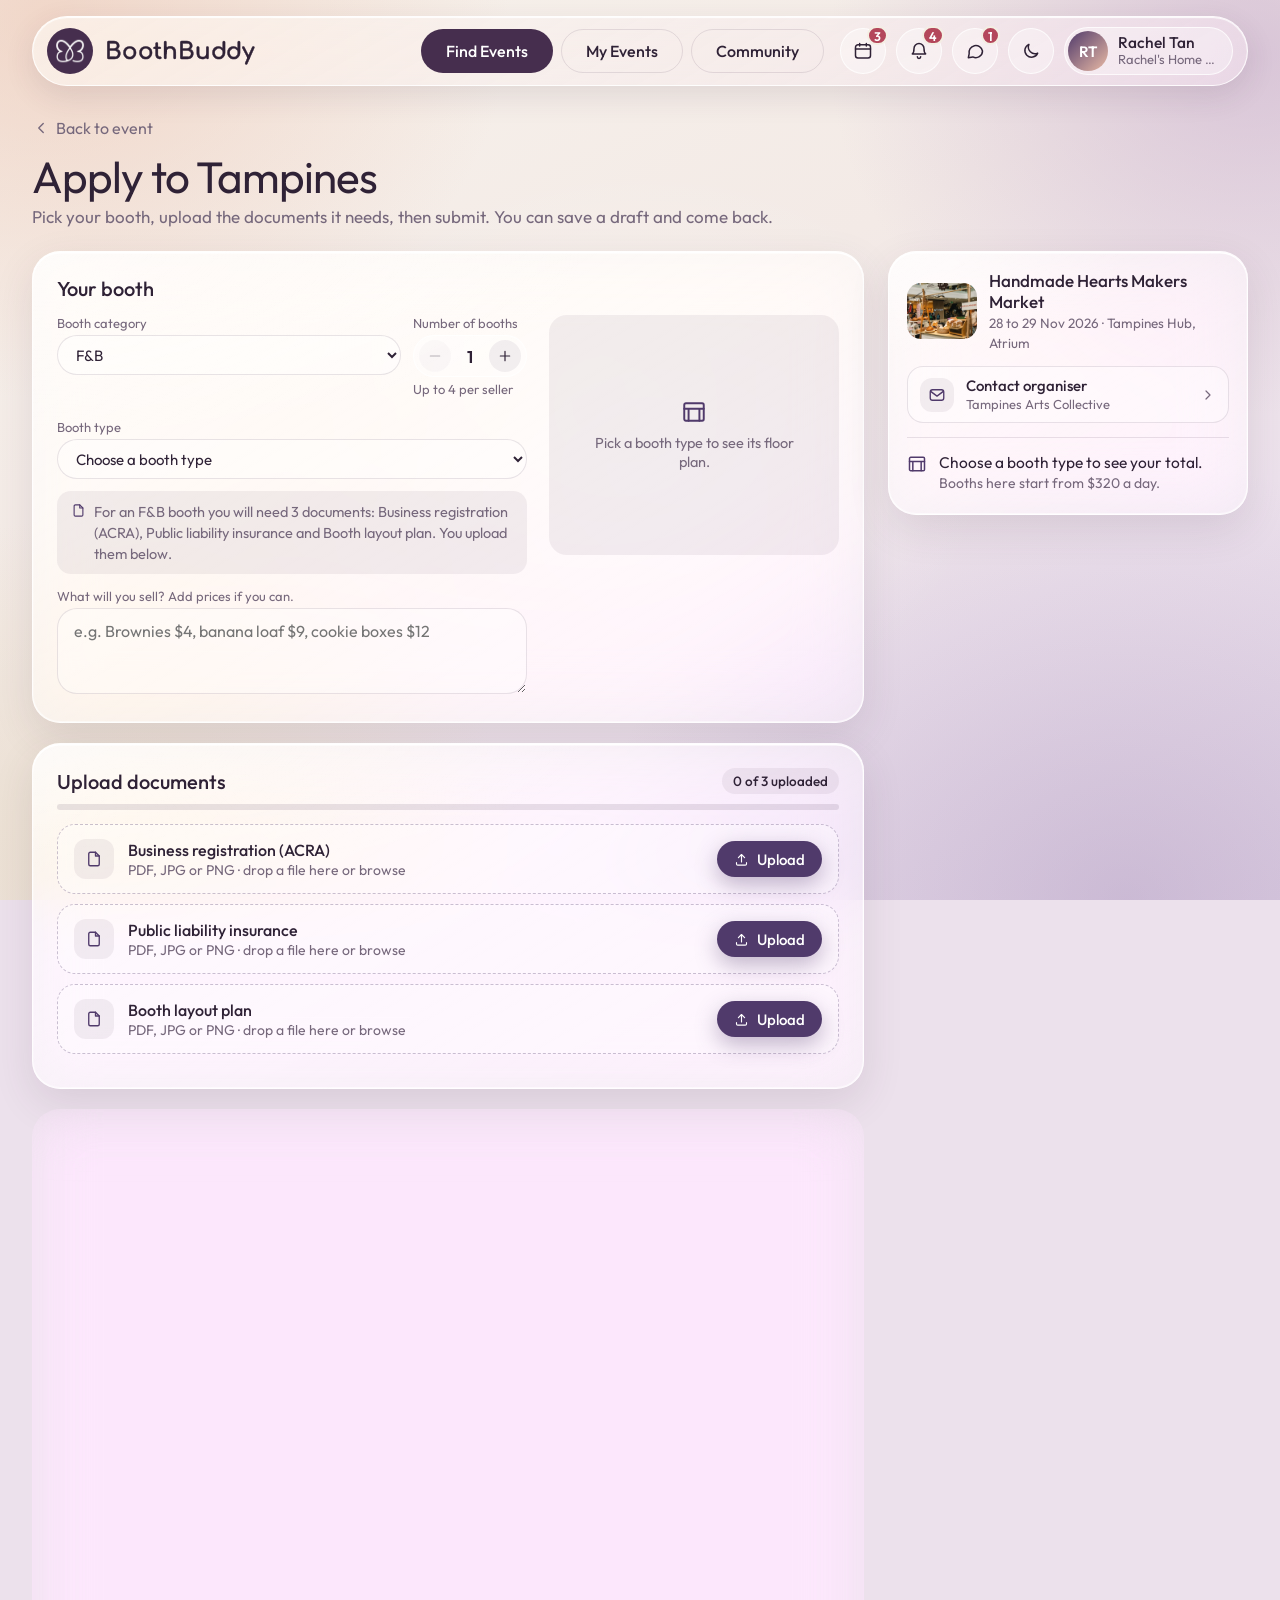
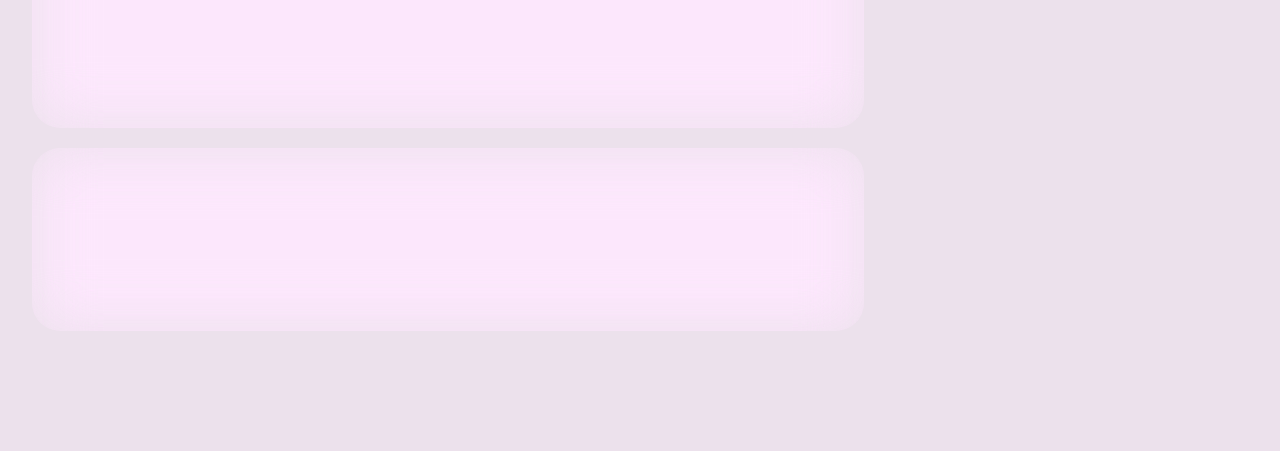
<file: apply.html>
<!DOCTYPE html>
<html lang="en" data-theme="light">
<head>
  <meta charset="UTF-8">
  <meta name="viewport" content="width=device-width, initial-scale=1">
  <title>Apply | BoothBuddy</title>
  <link rel="preconnect" href="https://fonts.googleapis.com">
  <link rel="preconnect" href="https://fonts.gstatic.com" crossorigin>
  <link href="https://fonts.googleapis.com/css2?family=Outfit:wght@300;400;500;600&display=swap" rel="stylesheet">
  <link rel="icon" type="image/png" href="images/favicon.png">
  <link rel="stylesheet" href="css/styles.css">
  <link rel="stylesheet" href="css/common.css">
  <link rel="stylesheet" href="css/apply.css">
  <link rel="stylesheet" href="css/booths.css">
</head>
<body>
  <div id="app-nav" data-active="find-events" data-rail="false"></div>
  <main class="page" id="root"></main>

  <script src="js/study.js"></script>
  <script src="js/data.js"></script>
  <script src="js/data-more.js"></script>
  <script src="js/app.js"></script>
  <script src="js/booths.js"></script>
  <script src="js/apply.js"></script>
</body>
</html>
</file>
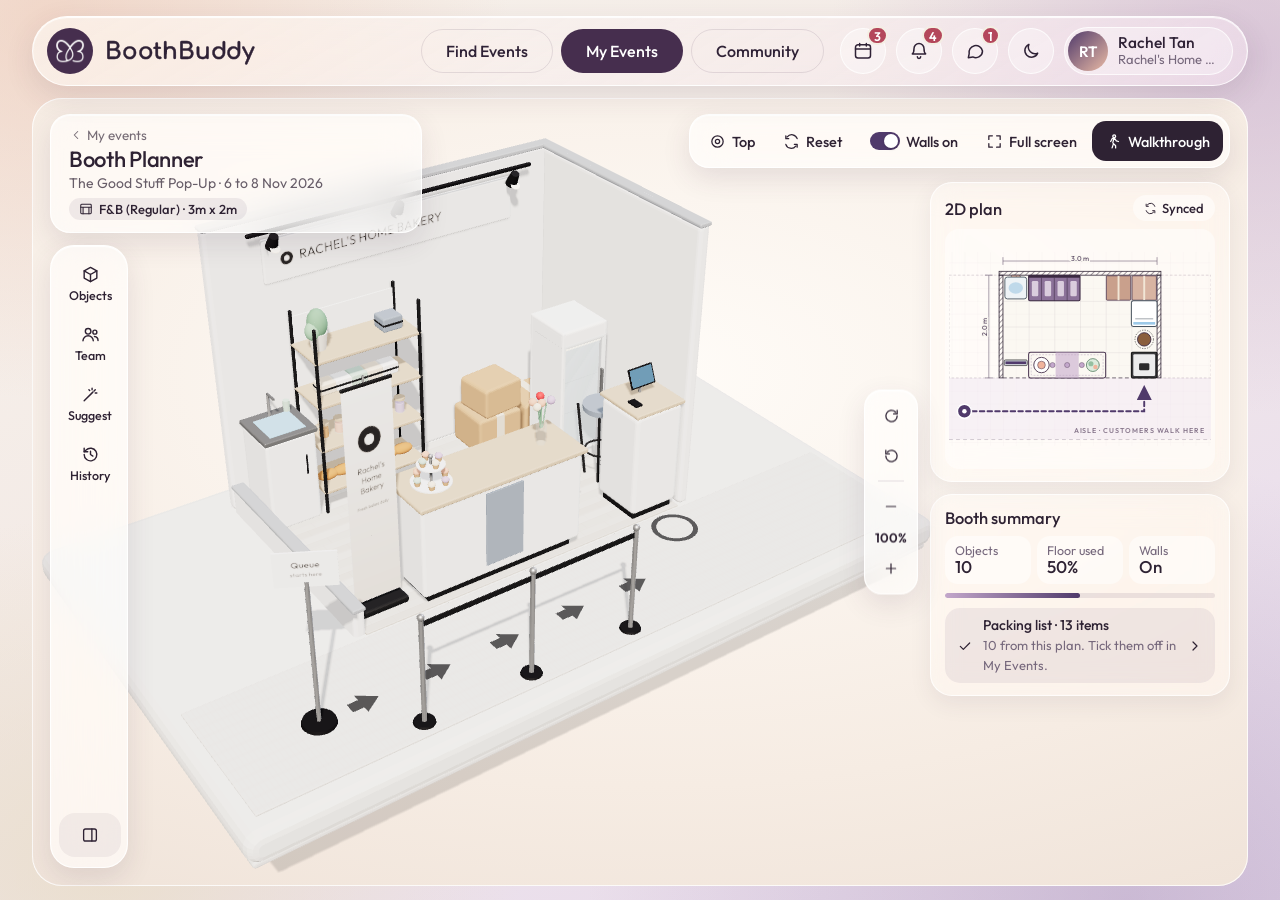
<file: booth-planner.html>
<!DOCTYPE html>
<html lang="en" data-theme="light">
<head>
  <meta charset="UTF-8">
  <meta name="viewport" content="width=device-width, initial-scale=1">
  <title>Booth Planner | BoothBuddy</title>
  <link rel="preconnect" href="https://fonts.googleapis.com">
  <link rel="preconnect" href="https://fonts.gstatic.com" crossorigin>
  <link href="https://fonts.googleapis.com/css2?family=Outfit:wght@300;400;500;600&display=swap" rel="stylesheet">
  <link rel="icon" type="image/png" href="images/favicon.png">
  <link rel="stylesheet" href="css/styles.css">
  <link rel="stylesheet" href="css/common.css">
  <link rel="stylesheet" href="css/planner.css">
</head>
<body>
  <div id="app-nav" data-active="my-events" data-rail="false"></div>
  <main class="page" id="root"></main>

  <script src="js/data.js"></script>
  <script src="js/data-more.js"></script>
  <script src="js/app.js"></script>
  <script src="js/vendor/three.min.js"></script>
  <script src="js/planner-data.js"></script>
  <script src="js/experiment.js"></script>
  <script src="js/planner.js"></script>
  <script src="js/planner-objects.js"></script>
  <script src="js/planner-people.js"></script>
</body>
</html>
</file>
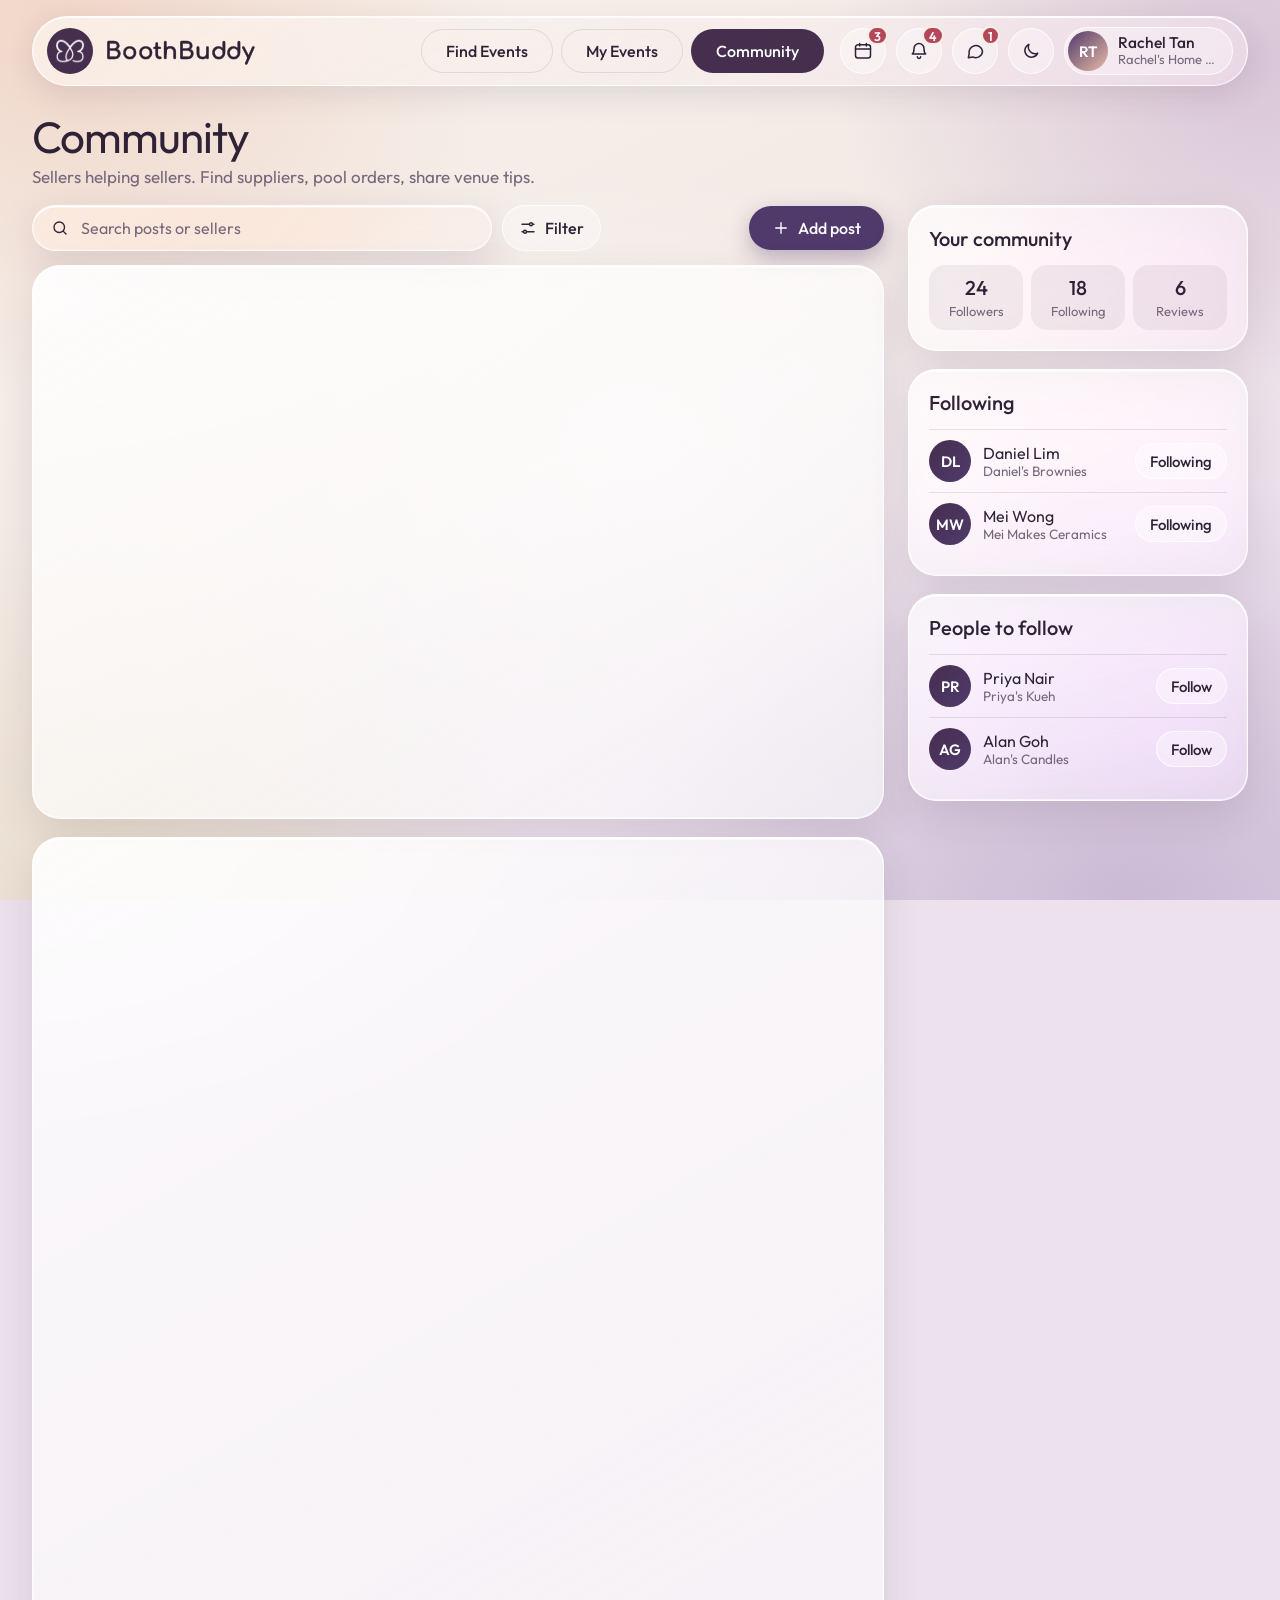
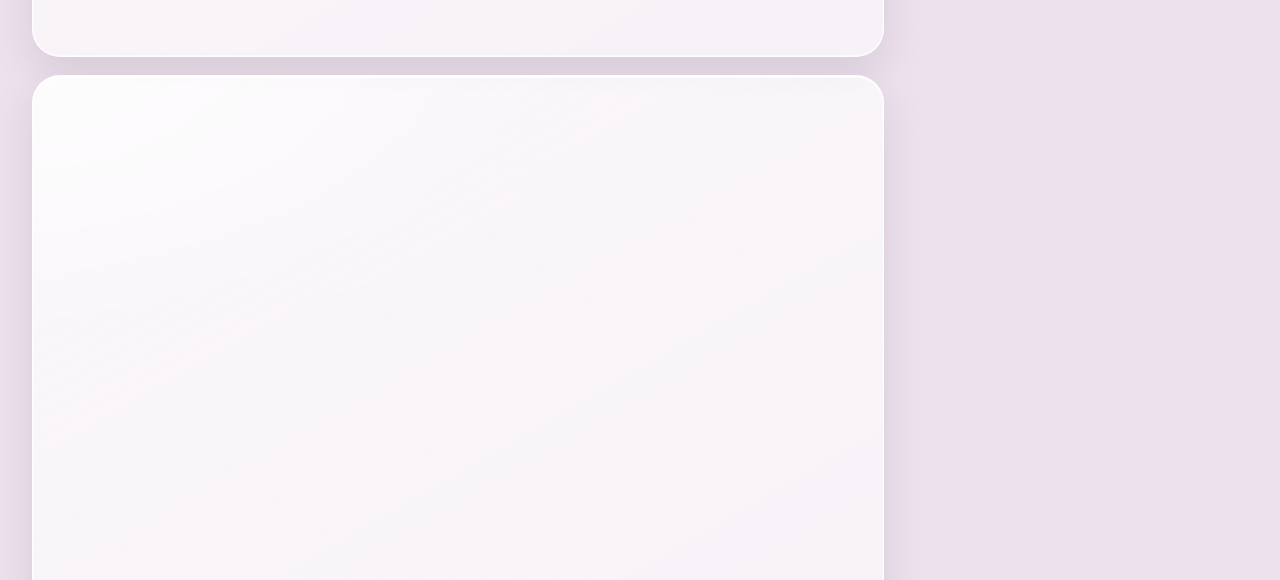
<file: community.html>
<!DOCTYPE html>
<html lang="en" data-theme="light">
<head>
  <meta charset="UTF-8">
  <meta name="viewport" content="width=device-width, initial-scale=1">
  <title>Community | BoothBuddy</title>
  <link rel="preconnect" href="https://fonts.googleapis.com">
  <link rel="preconnect" href="https://fonts.gstatic.com" crossorigin>
  <link href="https://fonts.googleapis.com/css2?family=Outfit:wght@300;400;500;600&display=swap" rel="stylesheet">
  <link rel="icon" type="image/png" href="images/favicon.png">
  <link rel="stylesheet" href="css/styles.css">
  <link rel="stylesheet" href="css/common.css">
  <link rel="stylesheet" href="css/community.css">
</head>
<body>
  <div id="app-nav" data-active="community" data-rail="false"></div>
  <main class="page" id="root"></main>

  <script src="js/data.js"></script>
  <script src="js/data-more.js"></script>
  <script src="js/app.js"></script>
  <script src="js/community.js"></script>
</body>
</html>
</file>
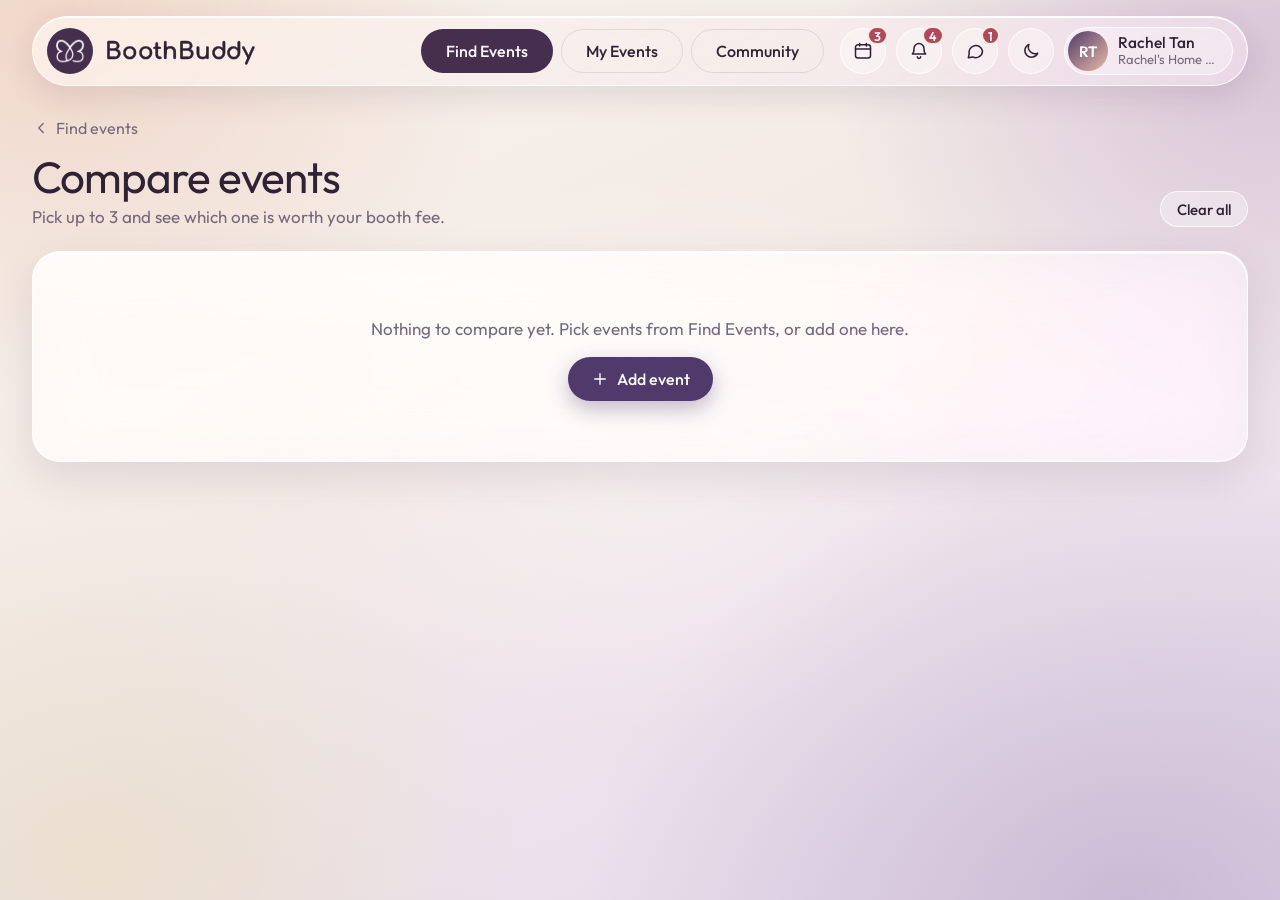
<file: compare.html>
<!DOCTYPE html>
<html lang="en" data-theme="light">
<head>
  <meta charset="UTF-8">
  <meta name="viewport" content="width=device-width, initial-scale=1">
  <title>Compare Events | BoothBuddy</title>
  <link rel="preconnect" href="https://fonts.googleapis.com">
  <link rel="preconnect" href="https://fonts.gstatic.com" crossorigin>
  <link href="https://fonts.googleapis.com/css2?family=Outfit:wght@300;400;500;600&display=swap" rel="stylesheet">
  <link rel="icon" type="image/png" href="images/favicon.png">
  <link rel="stylesheet" href="css/styles.css">
  <link rel="stylesheet" href="css/common.css">
  <link rel="stylesheet" href="css/compare.css">
</head>
<body>
  <div id="app-nav" data-active="find-events" data-rail="false"></div>
  <main class="page" id="root"></main>
  <div class="modal-back" id="modal" hidden></div>
  <script src="js/data.js"></script>
  <script src="js/data-more.js"></script>
  <script src="js/app.js"></script>
  <script src="js/compare.js"></script>
</body>
</html>
</file>
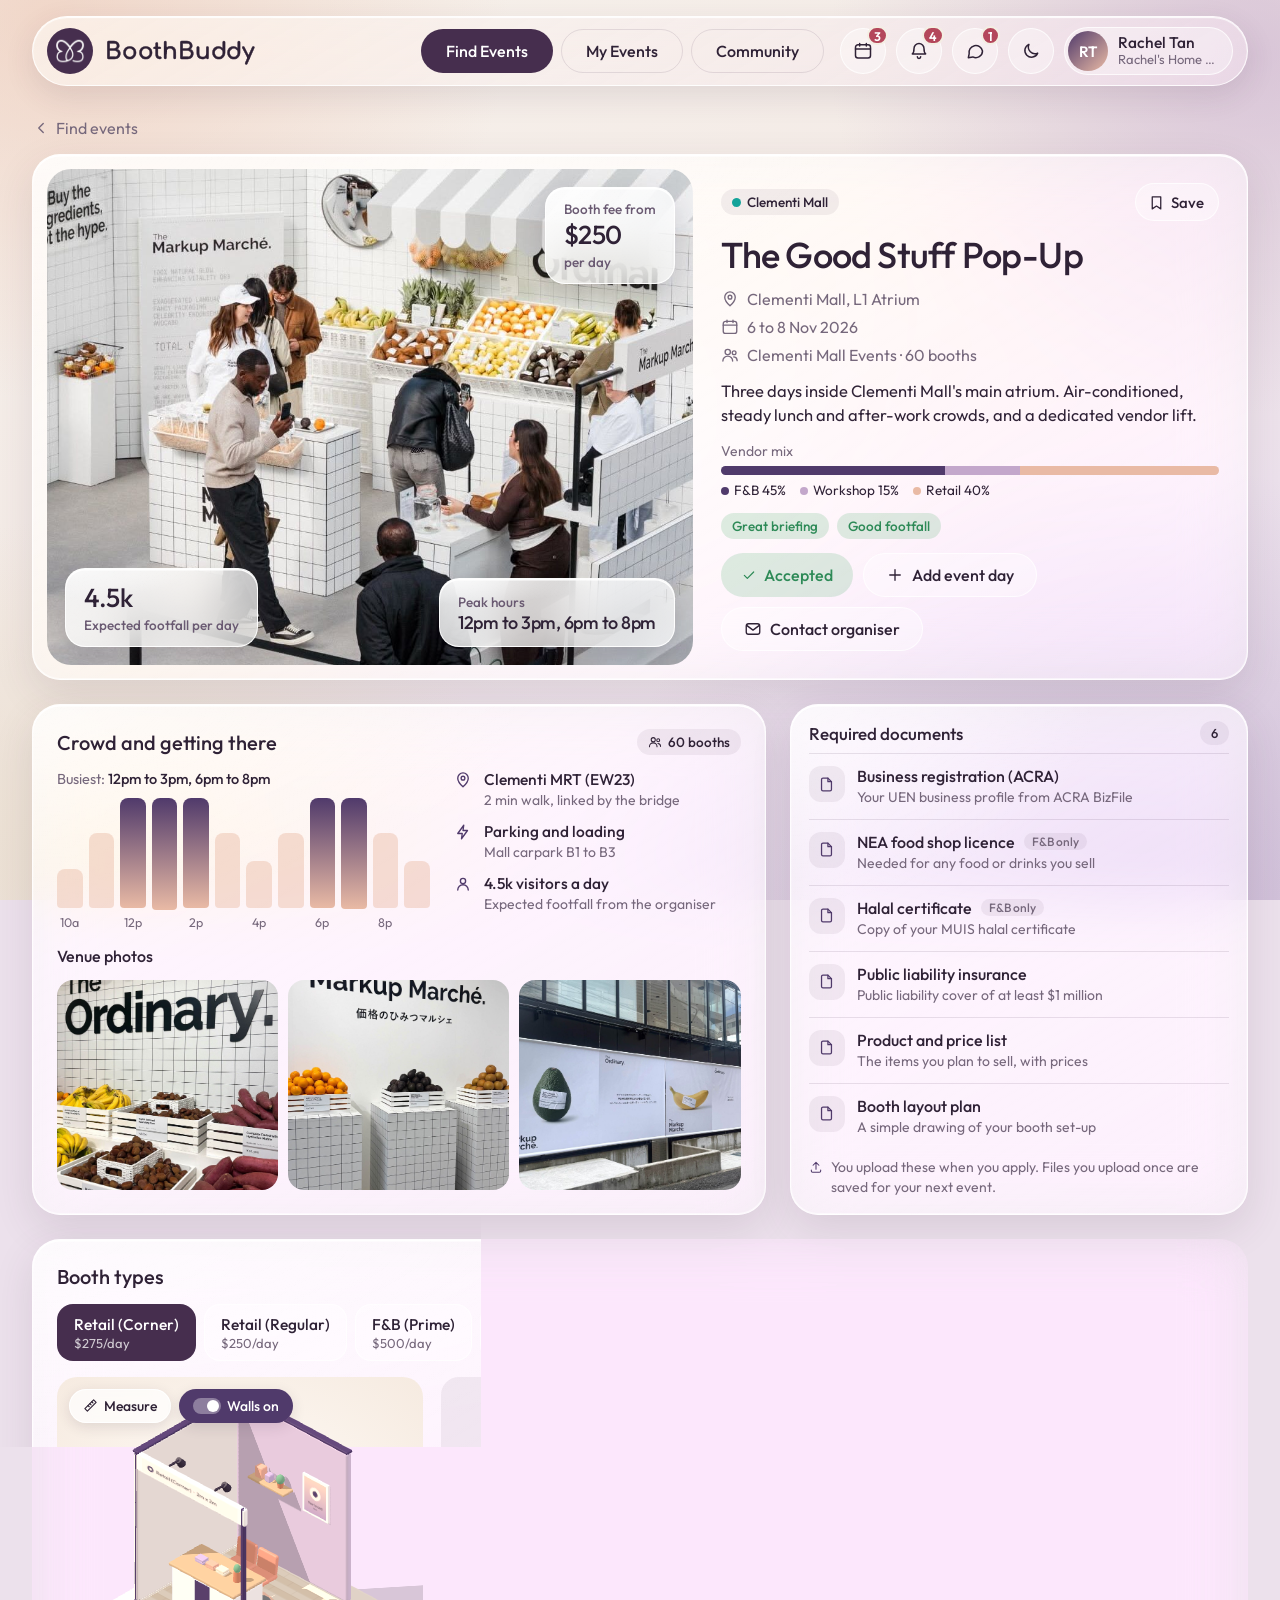
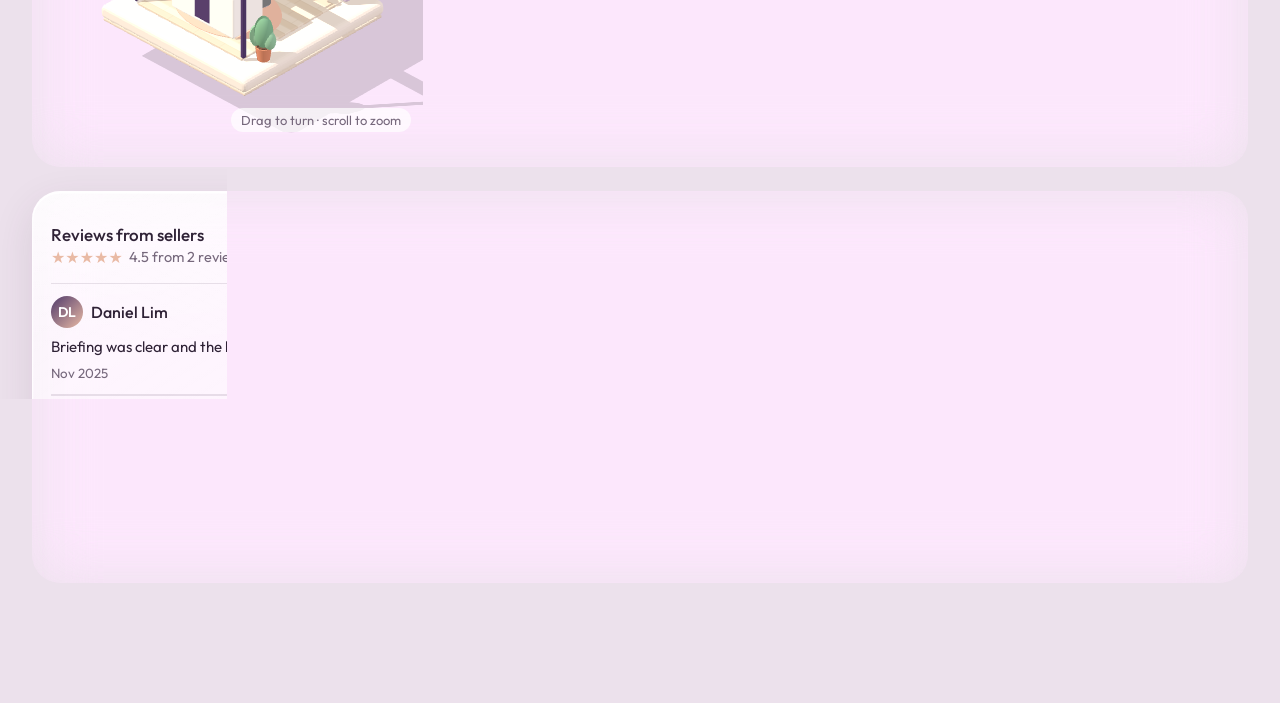
<file: event-detail.html>
<!DOCTYPE html>
<html lang="en" data-theme="light">
<head>
  <meta charset="UTF-8">
  <meta name="viewport" content="width=device-width, initial-scale=1">
  <title>Event Details | BoothBuddy</title>
  <link rel="preconnect" href="https://fonts.googleapis.com">
  <link rel="preconnect" href="https://fonts.gstatic.com" crossorigin>
  <link href="https://fonts.googleapis.com/css2?family=Outfit:wght@300;400;500;600&display=swap" rel="stylesheet">
  <link rel="icon" type="image/png" href="images/favicon.png">
  <link rel="stylesheet" href="css/styles.css">
  <link rel="stylesheet" href="css/common.css">
  <link rel="stylesheet" href="css/detail.css">
  <link rel="stylesheet" href="css/booths.css">
  <link rel="stylesheet" href="css/viewer.css">
</head>
<body>
  <div id="app-nav" data-active="find-events" data-rail="false"></div>
  <main class="page" id="root"></main>
  <div class="modal-back" id="modal" hidden></div>
  <script src="js/data.js"></script>
  <script src="js/data-more.js"></script>
  <script src="js/app.js"></script>
  <script src="js/vendor/three.min.js"></script>
  <script src="js/booths.js"></script>
  <script src="js/viewer.js"></script>
  <script src="js/detail.js"></script>
</body>
</html>
</file>
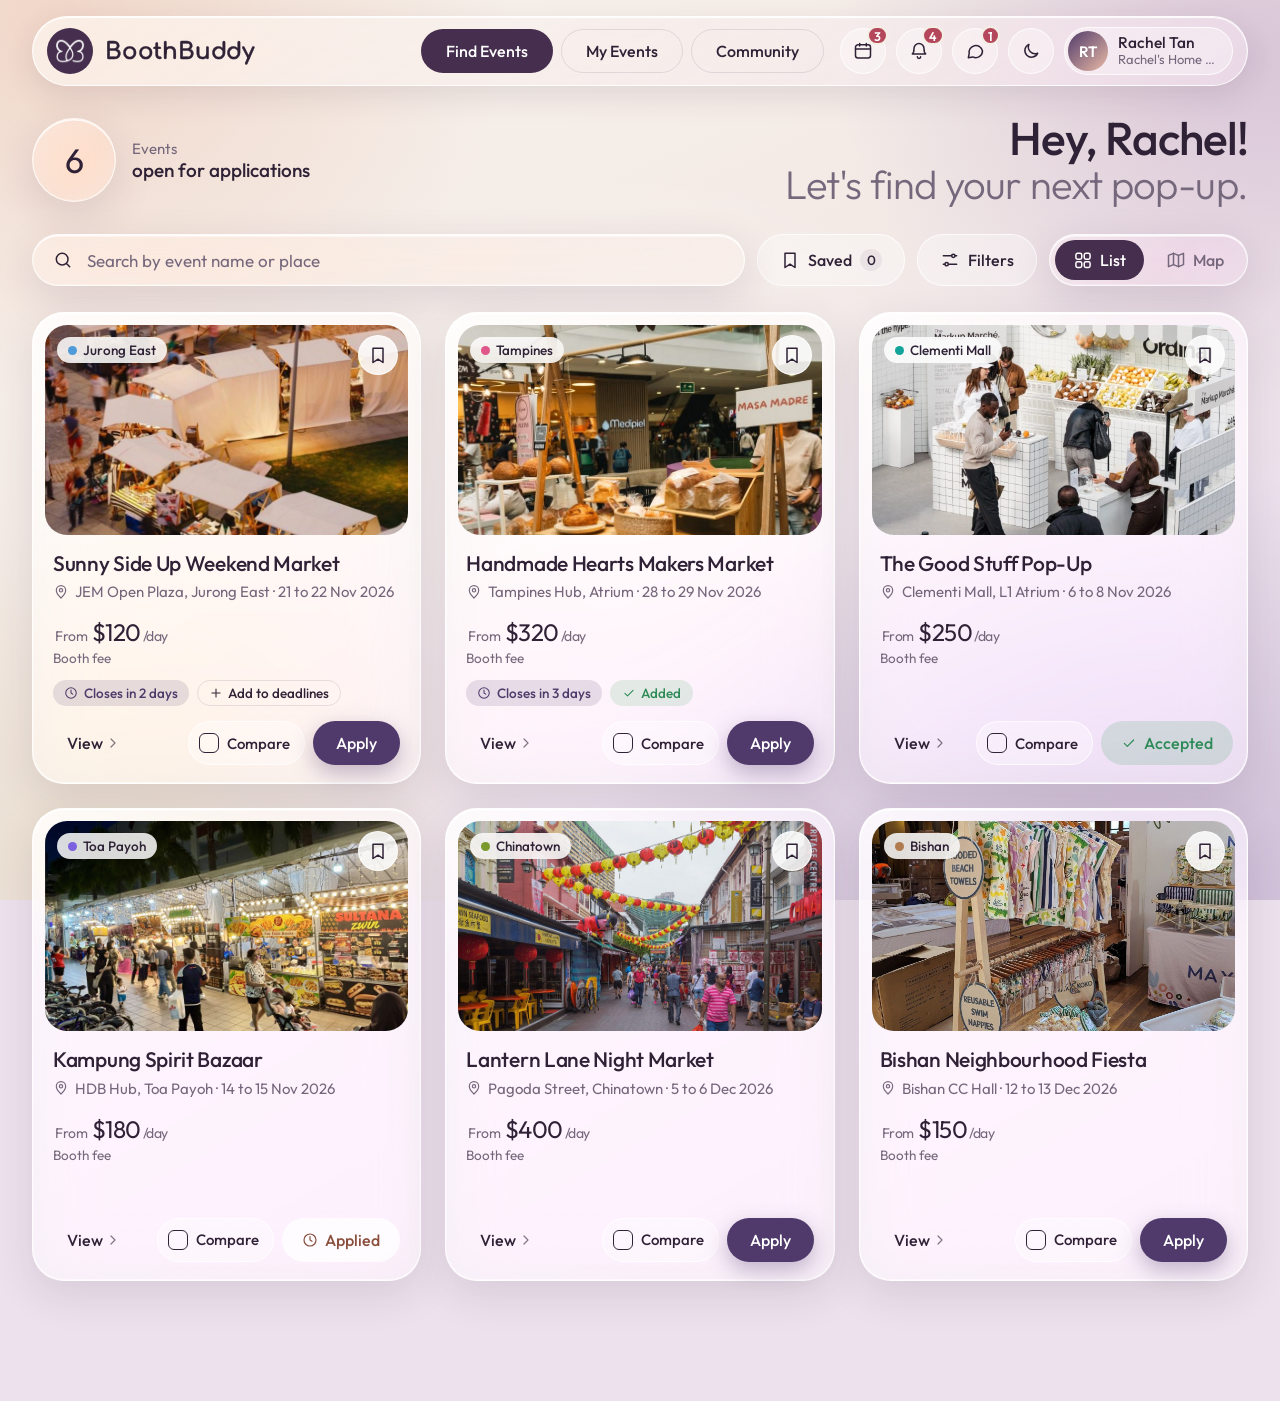
<file: find-events.html>
<!DOCTYPE html>
<html lang="en" data-theme="light">
<head>
  <meta charset="UTF-8">
  <meta name="viewport" content="width=device-width, initial-scale=1">
  <title>Find Events | BoothBuddy</title>
  <link rel="preconnect" href="https://fonts.googleapis.com">
  <link rel="preconnect" href="https://fonts.gstatic.com" crossorigin>
  <link href="https://fonts.googleapis.com/css2?family=Outfit:wght@300;400;500;600&display=swap" rel="stylesheet">
  <link rel="icon" type="image/png" href="images/favicon.png">
  <link rel="stylesheet" href="css/styles.css">
  <link rel="stylesheet" href="css/find-events.css">
</head>
<body>
  <div id="app-nav" data-active="find-events"></div>

  <main class="page">

    <!-- Greeting and count -->
    <section class="fe-hero">
      <div class="count-wrap">
        <div class="count-circle glass"><span id="count-num">6</span></div>
        <div>
          <div class="muted-label">Events</div>
          <div class="count-label">open for applications</div>
        </div>
      </div>
      <div class="greeting">
        <h1>Hey, Rachel!</h1>
        <p>Let's find your next pop-up.</p>
      </div>
    </section>

    <!-- Search, saved, filters (category, fee, location, sort), view toggle -->
    <section class="toolbar">
      <label class="search glass">
        <svg class="icon" viewBox="0 0 24 24"><circle cx="11" cy="11" r="7"/><path d="M20 20l-3.5-3.5"/></svg>
        <input id="search-input" type="search" placeholder="Search by event name or place" autocomplete="off">
      </label>

      <button class="btn glass-btn" id="saved-btn"><svg class="icon" viewBox="0 0 24 24"><path d="M6 4h12v17l-6-4-6 4V4z"/></svg> Saved <span class="saved-count" id="saved-count">0</span></button>

      <div class="nav-item">
        <button class="btn glass-btn" id="filters-btn"><svg class="icon" viewBox="0 0 24 24"><path d="M4 7h10M18 7h2M4 17h2M10 17h10"/><circle cx="16" cy="7" r="2"/><circle cx="8" cy="17" r="2"/></svg> Filters <span class="filter-count" id="filter-count" hidden>0</span></button>
        <div class="popover popover-filters" id="filters-pop">
          <div class="pop-head"><div class="pop-title">Filters</div><button class="pop-link" id="filters-reset">Reset</button></div>
          <div class="field">
            <span>Category</span>
            <div class="fp-cats" id="cat-chips" role="group" aria-label="Category">
              <button class="fp-cat is-active" data-cat="all">All</button>
              <button class="fp-cat" data-cat="fnb">F&amp;B</button>
              <button class="fp-cat" data-cat="workshop">Workshop</button>
              <button class="fp-cat" data-cat="retail">Retail</button>
            </div>
          </div>
          <label class="field">
            <span>Booth fee up to <b id="fee-label">$450</b> per day</span>
            <input type="range" id="fee-range" min="100" max="450" step="10" value="450" class="range">
          </label>
          <label class="field">
            <span>Location</span>
            <select class="select" id="area-select">
              <option value="all">All of Singapore</option>
              <option value="West">West</option>
              <option value="Central">Central</option>
              <option value="East">East</option>
            </select>
          </label>
          <label class="field">
            <span>Sort by</span>
            <select class="select" id="sort-select">
              <option value="closing">Closing soonest</option>
              <option value="fee">Lowest booth fee</option>
              <option value="footfall">Highest footfall</option>
            </select>
          </label>
        </div>
      </div>

      <div class="segmented glass" id="view-seg" aria-label="View">
        <button class="seg-btn is-active" data-view="list" aria-label="List view"><svg class="icon" viewBox="0 0 24 24"><rect x="3.5" y="4" width="7" height="7" rx="2"/><rect x="13.5" y="4" width="7" height="7" rx="2"/><rect x="3.5" y="14" width="7" height="7" rx="2"/><rect x="13.5" y="14" width="7" height="7" rx="2"/></svg> List</button>
        <button class="seg-btn" data-view="map" aria-label="Map view"><svg class="icon" viewBox="0 0 24 24"><path d="M9 4L3 6.5v13.5l6-2.5 6 2.5 6-2.5V4l-6 2.5L9 4z"/><path d="M9 4v13.5M15 6.5V20"/></svg> Map</button>
      </div>
    </section>

    <!-- List view -->
    <section class="grid" id="events-grid"></section>
    <div class="empty glass" id="empty-state" hidden>No events match your filters. Try resetting them.</div>

    <!-- Map view -->
    <section class="map-view glass" id="map-view" hidden>
      <div class="map-list" id="map-list"></div>
      <div class="map-box">
        <div id="gmap"></div>
        <div class="map-card glass" id="map-card"></div>
      </div>
    </section>

  </main>

  <!-- Compare tray -->
  <div class="compare-bar" id="tray" hidden></div>

  <script src="js/data.js"></script>
  <script src="js/app.js"></script>
  <script src="js/find-events.js"></script>
</body>
</html>
</file>
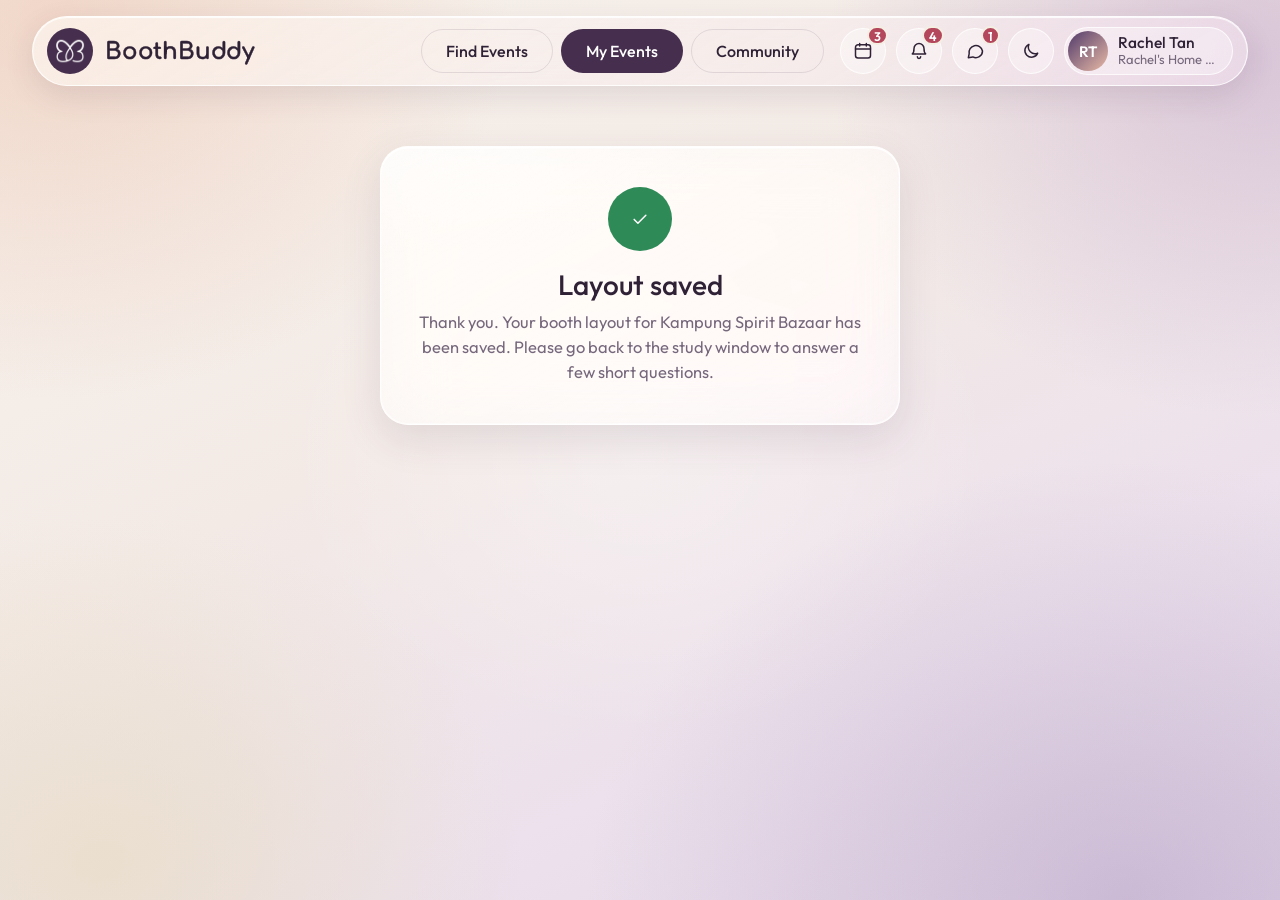
<file: layout-saved.html>
<!doctype html>
<html lang="en" data-theme="light">
  <head>
    <meta charset="UTF-8" />
    <meta name="viewport" content="width=device-width, initial-scale=1" />
    <title>Layout saved | BoothBuddy</title>
    <link rel="preconnect" href="https://fonts.googleapis.com" />
    <link rel="preconnect" href="https://fonts.gstatic.com" crossorigin />
    <link
      href="https://fonts.googleapis.com/css2?family=Outfit:wght@300;400;500;600&display=swap"
      rel="stylesheet"
    />
    <link rel="icon" type="image/png" href="images/favicon.png" />
    <link rel="stylesheet" href="css/styles.css" />
    <link rel="stylesheet" href="css/common.css" />
    <style>
      /* end screen for the A/B test task: the result stays in the address bar for Loop11, not on screen */
      .saved {
        max-width: 520px;
        margin: 60px auto;
        padding: 40px 36px;
        text-align: center;
      }
      .saved .tick {
        width: 64px;
        height: 64px;
        margin: 0 auto 16px;
        border-radius: 50%;
        display: grid;
        place-items: center;
        background: var(--good);
        color: #fff;
      }
      .saved h1 {
        font-size: 28px;
        font-weight: 500;
        margin: 0 0 8px;
      }
      .saved p {
        color: var(--muted);
        font-size: 16.5px;
        line-height: 1.5;
        margin: 0;
      }
    </style>
  </head>
  <body>
    <div id="app-nav" data-active="my-events" data-rail="false"></div>
    <main class="page" id="root">
      <section class="panel glass saved">
        <div class="tick">
          <svg
            class="icon"
            width="30"
            height="30"
            viewBox="0 0 24 24"
            fill="none"
            stroke="currentColor"
            stroke-width="2.4"
            stroke-linecap="round"
            stroke-linejoin="round"
          >
            <path d="M5 12.5l4.5 4.5L19 7.5" />
          </svg>
        </div>
        <h1>Layout saved</h1>
        <p>
          Thank you. Your booth layout for Kampung Spirit Bazaar has been
          saved. Please go back to the study window to answer a few short
          questions.
        </p>
      </section>
    </main>
    <script src="js/data.js"></script>
    <script src="js/data-more.js"></script>
    <script src="js/app.js"></script>
  </body>
</html>
</file>
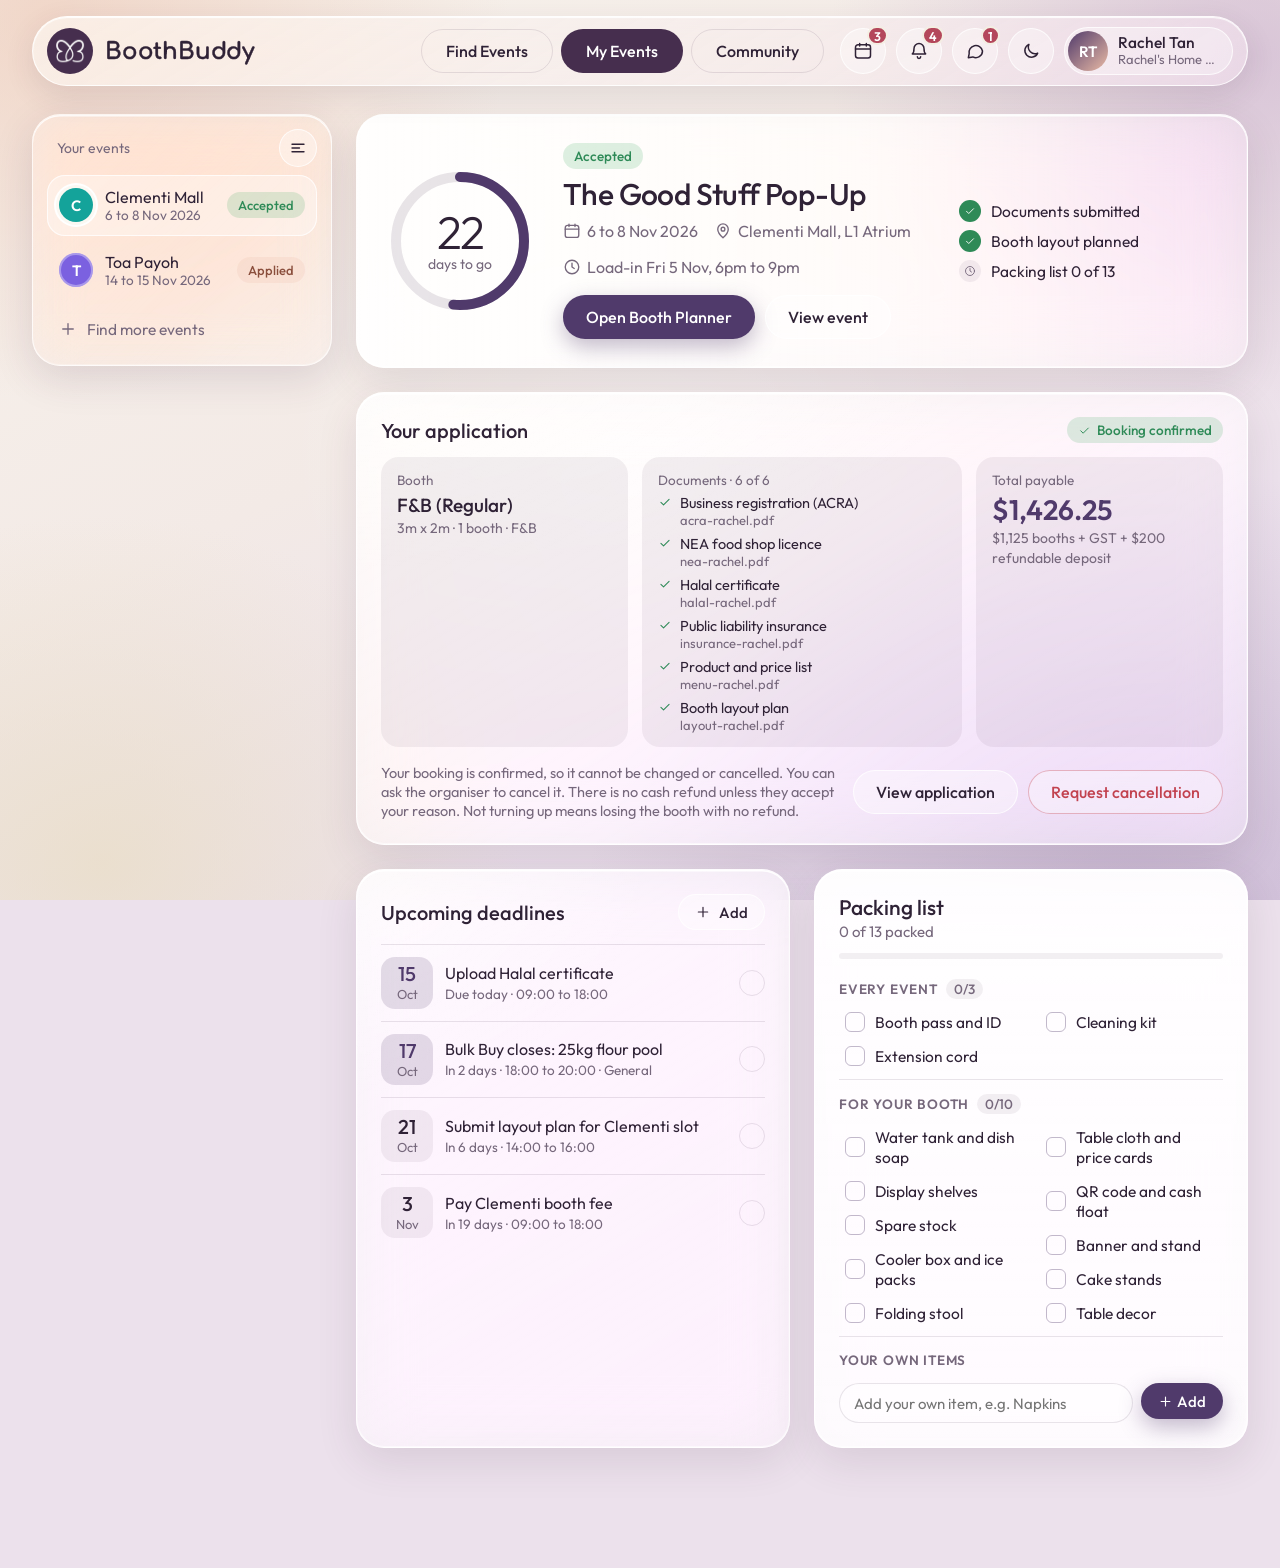
<file: my-events.html>
<!DOCTYPE html>
<html lang="en" data-theme="light">
<head>
  <meta charset="UTF-8">
  <meta name="viewport" content="width=device-width, initial-scale=1">
  <title>My Events | BoothBuddy</title>
  <link rel="preconnect" href="https://fonts.googleapis.com">
  <link rel="preconnect" href="https://fonts.gstatic.com" crossorigin>
  <link href="https://fonts.googleapis.com/css2?family=Outfit:wght@300;400;500;600&display=swap" rel="stylesheet">
  <link rel="icon" type="image/png" href="images/favicon.png">
  <link rel="stylesheet" href="css/styles.css">
  <link rel="stylesheet" href="css/common.css">
  <link rel="stylesheet" href="css/my-events.css">
  <link rel="stylesheet" href="css/booths.css">
</head>
<body>
  <div id="app-nav" data-active="my-events" data-rail="true"></div>
  <main class="page" id="root"></main>

  <script src="js/data.js"></script>
  <script src="js/data-more.js"></script>
  <script src="js/app.js"></script>
  <script src="js/planner-data.js"></script>
  <script src="js/experiment.js"></script>
  <script src="js/booths.js"></script>
  <script src="js/my-events.js"></script>
</body>
</html>
</file>
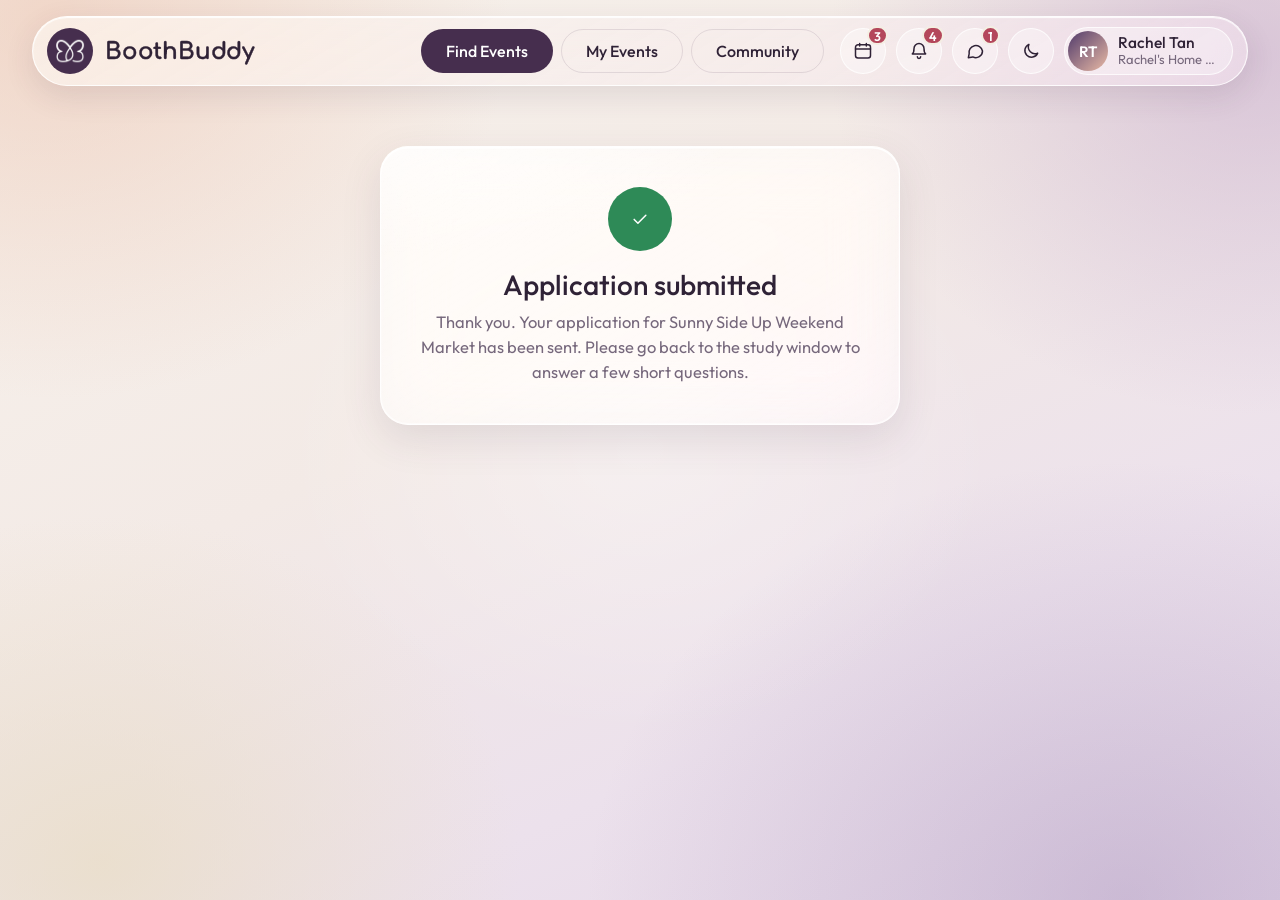
<file: submitted.html>
<!doctype html>
<html lang="en" data-theme="light">
  <head>
    <meta charset="UTF-8" />
    <meta name="viewport" content="width=device-width, initial-scale=1" />
    <title>Application submitted | BoothBuddy</title>
    <link rel="preconnect" href="https://fonts.googleapis.com" />
    <link rel="preconnect" href="https://fonts.gstatic.com" crossorigin />
    <link
      href="https://fonts.googleapis.com/css2?family=Outfit:wght@300;400;500;600&display=swap"
      rel="stylesheet"
    />
    <link rel="icon" type="image/png" href="images/favicon.png" />
    <link rel="stylesheet" href="css/styles.css" />
    <link rel="stylesheet" href="css/common.css" />
    <link rel="stylesheet" href="css/study.css" />
  </head>
  <body>
    <div id="app-nav" data-active="find-events" data-rail="false"></div>
    <main class="page" id="root">
      <section class="panel glass study-end">
        <div class="tick">
          <svg
            class="icon"
            width="30"
            height="30"
            viewBox="0 0 24 24"
            fill="none"
            stroke="currentColor"
            stroke-width="2.4"
            stroke-linecap="round"
            stroke-linejoin="round"
          >
            <path d="M5 12.5l4.5 4.5L19 7.5" />
          </svg>
        </div>
        <h1>Application submitted</h1>
        <p>
          Thank you. Your application for Sunny Side Up Weekend Market has been
          sent. Please go back to the study window to answer a few short
          questions.
        </p>
      </section>
    </main>
    <script src="js/data.js"></script>
    <script src="js/data-more.js"></script>
    <script src="js/app.js"></script>
  </body>
</html>
</file>
<file: css/styles.css>
/* =========================================================
   BoothBuddy shared styles
   Liquid glass design, light and dark mode.
   Change the accent colours in the :root block below.
   ========================================================= */

:root {
  /* Muse palette: cream #E9DDC5, peach #E9BAA5, lavender #C3A7CB, purple #503A6B, plum #462E4E */
  --cream: #E9DDC5;
  --peach: #E9BAA5;
  --lavender: #C3A7CB;
  --purple: #503A6B;
  --plum: #462E4E;

  --accent: #503A6B;
  --accent-2: #E9BAA5;
  --alert: #B4475B;
  --lime: #5BD98A;
  --brown: #462E4E;

  --ev-1: #14A39A;
  --ev-2: #7B61E0;
  --ev-3: #E0568A;
  --ev-4: #4F9BD9;
  --ev-5: #7A9A2E;
  --ev-6: #B07B4F;

  --good: #2E8A57;
  --bad: #C24350;

  --radius-lg: 28px;
  --radius-md: 20px;
  --radius-sm: 14px;
  --font: "Outfit", system-ui, -apple-system, "Segoe UI", sans-serif;
}

/* ---------- Light theme ---------- */
:root,
:root[data-theme="light"] {
  --bg-1: #F4EEE3;
  --bg-2: #E9DDC5;
  --ink: #2F2236;
  --muted: #76687C;
  --glass: rgba(255, 255, 255, 0.16);
  --glass-strong: rgba(255, 255, 255, 0.34);
  --pop-bg: #FBF8F2;
  --glass-border: rgba(255, 255, 255, 0.75);
  --line: rgba(70, 46, 78, 0.12);
  --chip-bg: rgba(70, 46, 78, 0.07);
  --shadow: 0 10px 40px rgba(70, 46, 78, 0.14);
  --pill-active-bg: #462E4E;
  --pill-active-ink: #FFFFFF;
  --blob-1: rgba(233, 186, 165, 0.4);
  --blob-2: rgba(195, 167, 203, 0.4);
  --blob-3: rgba(80, 58, 107, 0.22);
}

/* ---------- Dark theme ---------- */
:root[data-theme="dark"] {
  --accent: #9A7DBA;
  --accent-2: #E9BAA5;
  --bg-1: #1C1520;
  --bg-2: #2A1F30;
  --ink: #F5EEF4;
  --muted: #B4A7B9;
  --glass: rgba(255, 255, 255, 0.07);
  --glass-strong: rgba(255, 255, 255, 0.13);
  --pop-bg: #2A2030;
  --glass-border: rgba(255, 255, 255, 0.14);
  --line: rgba(255, 255, 255, 0.1);
  --chip-bg: rgba(255, 255, 255, 0.09);
  --shadow: 0 14px 44px rgba(0, 0, 0, 0.5);
  --pill-active-bg: #E9DDC5;
  --pill-active-ink: #2F2236;
  --blob-1: rgba(233, 186, 165, 0.14);
  --blob-2: rgba(195, 167, 203, 0.22);
  --blob-3: rgba(80, 58, 107, 0.5);
}

/* ---------- Base ---------- */
* { box-sizing: border-box; }

html { color-scheme: light dark; }

body {
  margin: 0;
  min-height: 100vh;
  font-family: var(--font);
  font-weight: 400;
  color: var(--ink);
  background: var(--bg-2);
  -webkit-font-smoothing: antialiased;
}

/* soft blurred colour blobs behind everything */
body::before {
  content: "";
  position: fixed;
  inset: 0;
  z-index: -1;
  background:
    radial-gradient(520px 420px at 12% 18%, var(--blob-1), transparent 70%),
    radial-gradient(620px 520px at 88% 14%, var(--blob-2), transparent 70%),
    radial-gradient(700px 560px at 70% 92%, var(--blob-3), transparent 70%),
    linear-gradient(160deg, var(--bg-1), var(--bg-2));
  pointer-events: none;
  /* the page background is one fixed layer of its own, so scrolling never has to repaint it */
  transform: translateZ(0);
  will-change: transform;
}

button { font-family: inherit; color: inherit; cursor: pointer; }
a { color: inherit; text-decoration: none; }
h1, h2, h3, p { margin: 0; }

.icon {
  width: 20px;
  height: 20px;
  fill: none;
  stroke: currentColor;
  stroke-width: 1.8;
  stroke-linecap: round;
  stroke-linejoin: round;
  flex-shrink: 0;
}

.page {
  max-width: 1440px;
  margin: 0 auto;
  padding: 0 32px 120px;
}

/* ---------- Glass surface ---------- */
.glass {
  background: var(--glass);
  -webkit-backdrop-filter: blur(26px) saturate(160%);
  backdrop-filter: blur(26px) saturate(160%);
  border: 1px solid var(--glass-border);
  border-radius: var(--radius-lg);
  box-shadow: var(--shadow), inset 0 1px 0 rgba(255, 255, 255, 0.35);
}

/* ---------- Buttons ---------- */
.icon-btn {
  position: relative;
  width: 46px;
  height: 46px;
  display: inline-grid;
  place-items: center;
  border-radius: 50%;
  border: 1px solid var(--glass-border);
  background: var(--glass-strong);
  transition: transform 0.15s ease, background 0.15s ease;
}
.icon-btn:hover { transform: translateY(-1px); }
.icon-btn.is-active { background: var(--pill-active-bg); color: var(--pill-active-ink); }

.badge-dot {
  position: absolute;
  top: 8px;
  right: 9px;
  min-width: 10px;
  height: 10px;
  border-radius: 10px;
  background: var(--alert);
  border: 2px solid var(--bg-1);
}
.badge-count {
  position: absolute;
  top: -3px;
  right: -3px;
  min-width: 19px;
  height: 19px;
  padding: 0 5px;
  border-radius: 10px;
  background: var(--alert);
  color: #fff;
  font-size: 12.5px;
  font-weight: 600;
  display: grid;
  place-items: center;
  border: 2px solid var(--bg-1);
}
.badge-dot.is-grey { background: var(--muted); }
.badge-dot.is-low { top: auto; bottom: 9px; width: 9px; min-width: 9px; height: 9px; }

.btn {
  display: inline-flex;
  align-items: center;
  justify-content: center;
  gap: 8px;
  height: 44px;
  padding: 0 22px;
  border-radius: 999px;
  border: 1px solid var(--glass-border);
  background: var(--glass-strong);
  font-size: 16px;
  font-weight: 500;
  transition: transform 0.15s ease, box-shadow 0.15s ease;
}
.btn:hover { transform: translateY(-1px); }
.btn-primary {
  background: var(--accent);
  border-color: transparent;
  color: #fff;
  box-shadow: 0 8px 22px rgba(80, 58, 107, 0.35);
}
.btn-dark {
  background: var(--pill-active-bg);
  color: var(--pill-active-ink);
  border-color: transparent;
}
.btn-small { height: 36px; padding: 0 16px; font-size: 15px; }

/* ---------- Chips ---------- */
.chip {
  display: inline-flex;
  align-items: center;
  gap: 6px;
  height: 26px;
  padding: 0 11px;
  border-radius: 999px;
  background: var(--chip-bg);
  font-size: 13.5px;
  font-weight: 500;
  white-space: nowrap;
}
.chip-warm { background: rgba(80, 58, 107, 0.14); color: var(--accent); }
.chip-gold { background: rgba(233, 186, 165, 0.2); color: #8A4E3C; }
:root[data-theme="dark"] .chip-gold { color: var(--accent-2); }
.chip-good { background: rgba(31, 156, 70, 0.15); color: var(--good); }
.chip-bad { background: rgba(217, 63, 63, 0.14); color: var(--bad); }
:root[data-theme="dark"] .chip-bad { color: #FF7B7B; }
:root[data-theme="dark"] .chip-good { color: #5BD98A; }

.event-dot {
  width: 9px;
  height: 9px;
  border-radius: 50%;
  display: inline-block;
  background: var(--muted);
}

/* ---------- Navbar ---------- */
.navbar {
  position: sticky;
  top: 16px;
  z-index: 50;
  margin: 16px 32px 28px;
  max-width: 1376px;
  margin-left: auto;
  margin-right: auto;
  display: grid;
  grid-template-columns: 1fr auto 1fr;
  align-items: center;
  gap: 16px;
  padding: 10px 14px;
  border-radius: 999px;
  width: calc(100% - 64px);
}

.nav-left { display: flex; align-items: center; gap: 12px; }
.nav-logo {
  width: 46px;
  height: 46px;
  border-radius: 50%;
  background: var(--pill-active-bg);
  color: var(--pill-active-ink);
  display: grid;
  place-items: center;
  font-weight: 600;
  font-size: 19px;
}
.nav-brand { font-size: 22px; font-weight: 500; letter-spacing: -0.3px; }

.nav-tabs { display: flex; gap: 8px; }
.nav-tab {
  height: 44px;
  padding: 0 24px;
  border-radius: 999px;
  display: inline-flex;
  align-items: center;
  font-size: 16px;
  font-weight: 500;
  border: 1px solid var(--line);
  background: transparent;
  transition: background 0.15s ease;
}
.nav-tab:hover { background: var(--chip-bg); }
.nav-tab.is-active {
  background: var(--pill-active-bg);
  color: var(--pill-active-ink);
  border-color: transparent;
}

.nav-right { display: flex; align-items: center; justify-content: flex-end; gap: 10px; }

.profile-btn {
  display: flex;
  align-items: center;
  gap: 10px;
  padding: 3px 14px 3px 3px;
  border-radius: 999px;
  border: 1px solid var(--glass-border);
  background: var(--glass-strong);
}
.avatar {
  width: 40px;
  height: 40px;
  border-radius: 50%;
  display: grid;
  place-items: center;
  font-weight: 600;
  font-size: 15px;
  color: #fff;
  background: linear-gradient(135deg, var(--accent), var(--accent-2));
  flex-shrink: 0;
}
.profile-text { text-align: left; line-height: 1.15; }
.profile-name { font-size: 15.5px; font-weight: 500; }
.profile-role { font-size: 13px; color: var(--muted); }

/* ---------- Popovers (shared) ---------- */
.nav-item { position: relative; }

.popover {
  position: absolute;
  top: calc(100% + 14px);
  right: 0;
  z-index: 60;
  width: 380px;
  max-height: calc(100vh - 120px);
  overflow-y: auto;
  padding: 20px;
  border-radius: 26px;
  background: var(--pop-bg);
  -webkit-backdrop-filter: blur(34px) saturate(170%);
  backdrop-filter: blur(34px) saturate(170%);
  border: 1px solid var(--glass-border);
  box-shadow: var(--shadow);
  opacity: 0;
  visibility: hidden;
  transform: translateY(-8px) scale(0.98);
  transform-origin: top right;
  transition: opacity 0.16s ease, transform 0.16s ease, visibility 0.16s;
}
.popover.is-open { opacity: 1; visibility: visible; transform: none; }

.pop-head {
  display: flex;
  align-items: center;
  justify-content: space-between;
  margin-bottom: 14px;
}
.pop-title { font-size: 22px; font-weight: 500; letter-spacing: -0.3px; }
.pop-link {
  background: none;
  border: none;
  padding: 0;
  font-size: 14px;
  text-decoration: underline;
  color: var(--muted);
}

.tabs { display: flex; gap: 20px; border-bottom: 1px solid var(--line); margin-bottom: 8px; }
.tab-btn {
  background: none;
  border: none;
  padding: 0 0 10px;
  font-size: 16px;
  color: var(--muted);
  border-bottom: 2px solid transparent;
  margin-bottom: -1px;
  display: flex;
  align-items: center;
  gap: 7px;
}
.tab-btn.is-active { color: var(--ink); border-bottom-color: var(--ink); font-weight: 500; }
.tab-count {
  font-size: 13px;
  padding: 1px 7px;
  border-radius: 10px;
  background: var(--chip-bg);
}
.tab-btn.is-active .tab-count { background: var(--pill-active-bg); color: var(--pill-active-ink); }

.notice-list { max-height: 360px; overflow: auto; }
.notice {
  display: flex;
  gap: 12px;
  padding: 13px 4px;
  border-bottom: 1px solid var(--line);
}
.notice:last-child { border-bottom: none; }
.notice.is-unread { background: rgba(233, 186, 165, 0.1); margin: 0 -8px; padding: 13px 12px; border-radius: 14px; border-bottom-color: transparent; }
.notice-icon {
  width: 38px;
  height: 38px;
  border-radius: 50%;
  display: grid;
  place-items: center;
  background: var(--chip-bg);
  flex-shrink: 0;
  font-size: 14px;
  font-weight: 600;
}
.notice-body { flex: 1; min-width: 0; }
.notice-text { font-size: 15.5px; line-height: 1.35; }
.notice-meta { margin-top: 5px; display: flex; align-items: center; gap: 8px; font-size: 13.5px; color: var(--muted); flex-wrap: wrap; }
.notice-actions { margin-top: 9px; display: flex; gap: 8px; }

/* Calendar popover */
.popover-cal { width: 400px; }
.cal-nav { display: flex; align-items: center; gap: 6px; }
.cal-nav .icon-btn { width: 34px; height: 34px; }
.cal-grid { display: grid; grid-template-columns: repeat(7, 1fr); gap: 4px; margin-top: 6px; }
.cal-dow { font-size: 13px; color: var(--muted); text-align: center; padding: 6px 0; }
.cal-day {
  position: relative;
  aspect-ratio: 1;
  border-radius: 14px;
  border: none;
  background: transparent;
  font-size: 15px;
  display: flex;
  flex-direction: column;
  align-items: center;
  justify-content: center;
  gap: 3px;
}
.cal-day:hover { background: var(--chip-bg); }
.cal-day.is-muted { color: var(--muted); opacity: 0.45; }
.cal-day.is-today { outline: 1.5px solid var(--accent); }
.cal-day.is-selected { background: var(--pill-active-bg); color: var(--pill-active-ink); }
.cal-dots { display: flex; gap: 3px; height: 6px; }
.cal-dots span { width: 5px; height: 5px; border-radius: 50%; }

.cal-tip {
  position: absolute;
  bottom: calc(100% + 8px);
  left: 50%;
  transform: translateX(-50%);
  width: 210px;
  padding: 10px 12px;
  border-radius: 14px;
  background: var(--pill-active-bg);
  color: var(--pill-active-ink);
  font-size: 13.5px;
  text-align: left;
  line-height: 1.35;
  z-index: 5;
  pointer-events: none;
  display: none;
}
.cal-day:hover .cal-tip { display: block; }
.cal-tip b { font-weight: 500; display: block; }
.cal-tip small { opacity: 0.7; }
.cal-col-first .cal-tip { left: 0; transform: none; }
.cal-col-last .cal-tip { left: auto; right: 0; transform: none; }

.cal-list { margin-top: 12px; border-top: 1px solid var(--line); padding-top: 10px; max-height: 190px; overflow: auto; }
.cal-item {
  display: flex;
  align-items: center;
  gap: 10px;
  padding: 8px 0;
  font-size: 15px;
}
.cal-item a { text-decoration: underline; text-underline-offset: 3px; }
.cal-item small { display: block; color: var(--muted); font-size: 13px; }
.cal-empty { color: var(--muted); font-size: 15px; padding: 8px 0; }

.cal-foot { display: flex; align-items: center; justify-content: space-between; gap: 10px; margin-top: 12px; padding-top: 12px; border-top: 1px solid var(--line); flex-wrap: wrap; }
.switch { display: flex; align-items: center; gap: 8px; font-size: 14px; color: var(--muted); }
.switch input { display: none; }
.switch-track {
  width: 36px;
  height: 21px;
  border-radius: 999px;
  background: var(--chip-bg);
  position: relative;
  border: 1px solid var(--line);
  transition: background 0.15s;
}
.switch-track::after {
  content: "";
  position: absolute;
  top: 2px;
  left: 2px;
  width: 15px;
  height: 15px;
  border-radius: 50%;
  background: var(--ink);
  transition: transform 0.15s;
}
.switch input:checked + .switch-track { background: var(--accent); border-color: transparent; }
.switch input:checked + .switch-track::after { transform: translateX(15px); background: #fff; }

.mini-form { display: none; margin-top: 12px; border-top: 1px solid var(--line); padding-top: 12px; }
.mini-form.is-open { display: block; }
.field { display: block; margin-bottom: 10px; }
.field span { display: block; font-size: 13px; color: var(--muted); margin-bottom: 4px; }
.input,
.select {
  width: 100%;
  height: 40px;
  padding: 0 14px;
  border-radius: 999px;
  border: 1px solid var(--line);
  background: var(--glass-strong);
  color: var(--ink);
  font-family: inherit;
  font-size: 15px;
}
.input:focus, .select:focus { outline: 2px solid var(--accent); outline-offset: 1px; }
.row-2 { display: grid; grid-template-columns: 1fr 1fr; gap: 10px; }

/* Messages + profile */
.popover-msg { width: 360px; }
.convo { display: flex; gap: 12px; padding: 12px 8px; border: none; border-bottom: 1px solid var(--line); align-items: center; width: 100%; background: transparent; border-radius: 0; color: inherit; font: inherit; cursor: pointer; }
.popover .convo:hover { background-color: var(--chip-bg); border-radius: 14px; }
.convo:last-of-type { border-bottom: none; }
.convo-name { display: flex; font-size: 16px; font-weight: 500; display: flex; justify-content: space-between; gap: 8px; }
.convo-name small { color: var(--muted); font-weight: 400; font-size: 13px; }
.convo-last { display: block; font-size: 14.5px; color: var(--muted); white-space: nowrap; overflow: hidden; text-overflow: ellipsis; max-width: 240px; }
.convo-unread { width: 9px; height: 9px; border-radius: 50%; background: var(--accent); flex-shrink: 0; }
.note { font-size: 13px; color: var(--muted); text-align: center; margin-top: 10px; }

.popover-profile { width: 320px; }
.profile-top { display: flex; align-items: center; gap: 14px; margin-bottom: 14px; }
.profile-top .avatar { width: 54px; height: 54px; font-size: 18px; }
.badge-line { display: flex; align-items: center; gap: 8px; margin-top: 4px; }
.follow-stats { display: flex; gap: 8px; margin-bottom: 14px; }
.follow-stats div { flex: 1; text-align: center; padding: 10px 6px; border-radius: 16px; background: var(--chip-bg); }
.follow-stats b { display: block; font-size: 19px; font-weight: 500; }
.follow-stats small { color: var(--muted); font-size: 13px; }
.badge-row { display: flex; gap: 10px; margin-bottom: 14px; }
.badge-medal {
  width: 46px;
  height: 46px;
  border-radius: 50%;
  display: grid;
  place-items: center;
  color: #fff;
  position: relative;
}
.badge-medal.bronze { background: linear-gradient(135deg, #E9BAA5, #8F5A2B); }
.badge-medal.silver { background: linear-gradient(135deg, #CBD2D9, #8C96A0); }
.badge-medal.gold { background: linear-gradient(135deg, #FFD34D, #D49A00); }
.badge-medal.locked { background: var(--chip-bg); color: var(--muted); }
.menu-link {
  width: 100%;
  display: flex;
  align-items: center;
  gap: 10px;
  padding: 11px 12px;
  border-radius: 14px;
  background: none;
  border: none;
  font-size: 16px;
  text-align: left;
}
.menu-link:hover { background: var(--chip-bg); }

/* ---------- Toast ---------- */
.toast {
  position: fixed;
  left: 50%;
  bottom: 110px;
  transform: translate(-50%, 20px);
  z-index: 100;
  padding: 12px 20px;
  border-radius: 999px;
  background: var(--pill-active-bg);
  color: var(--pill-active-ink);
  font-size: 15px;
  opacity: 0;
  transition: opacity 0.2s, transform 0.2s;
  pointer-events: none;
}
.toast.is-show { opacity: 1; transform: translate(-50%, 0); }

/* ---------- Stub pages ---------- */
.stub { max-width: 640px; margin: 80px auto; padding: 48px; text-align: center; }
.stub h1 { font-size: 40px; font-weight: 400; margin-bottom: 12px; }
.stub p { color: var(--muted); font-size: 17px; }

@media (max-width: 1100px) {
  .navbar { grid-template-columns: 1fr auto; border-radius: 32px; }
  .nav-tabs { grid-column: 1 / -1; grid-row: 2; justify-content: center; flex-wrap: wrap; }
  .profile-text { display: none; }
}

/* ---------- Deadline form header ---------- */
.form-head { display: flex; align-items: center; justify-content: space-between; margin-bottom: 8px; font-size: 16px; }
.form-head .icon-btn { width: 32px; height: 32px; }

/* ---------- Tier progress (profile) ---------- */
.tier-card { display: flex; align-items: center; gap: 16px; padding: 14px; margin-bottom: 14px; border-radius: 22px; background: var(--chip-bg); }
.tier-ring { position: relative; width: 96px; height: 96px; flex-shrink: 0; }
.tier-ring svg { width: 100%; height: 100%; }
.tier-ring circle { fill: none; stroke-width: 9; stroke-linecap: round; }
.ring-bg { stroke: var(--line); }
.ring-fg { stroke: var(--accent); }
.tier-center { position: absolute; inset: 0; display: flex; flex-direction: column; align-items: center; justify-content: center; line-height: 1.1; }
.tier-center small { font-size: 12.5px; color: var(--muted); }
.tier-center b { font-size: 18px; font-weight: 500; }
.tier-info { flex: 1; min-width: 0; }
.tier-pct { font-size: 34px; font-weight: 300; letter-spacing: -1px; line-height: 1; }
.tier-text { font-size: 14px; color: var(--muted); margin: 4px 0 8px; }
.tier-text b { color: var(--ink); font-weight: 500; }
.tier-bar { height: 7px; border-radius: 7px; background: var(--line); overflow: hidden; }
.tier-bar i { display: block; height: 100%; border-radius: 7px; background: linear-gradient(90deg, var(--accent-2), var(--accent)); }
.tier-pts { font-size: 13px; color: var(--muted); margin-top: 6px; }

/* ---------- Light mode background ---------- */
/* smooth like dark mode: a soft cream to lilac wash with blurred glows in the Muse colours,
   so the purple buttons and the white glass cards sit on matching tones */
:root:not([data-theme="dark"]) body { background: #ECE1EC; }
:root:not([data-theme="dark"]) body::before {
  background:
    radial-gradient(58vw 48vw at 4% 2%, rgba(233, 186, 165, 0.5), transparent 62%),
    radial-gradient(52vw 44vw at 98% 6%, rgba(195, 167, 203, 0.55), transparent 64%),
    radial-gradient(64vw 52vw at 88% 100%, rgba(142, 115, 166, 0.3), transparent 66%),
    radial-gradient(48vw 40vw at 8% 96%, rgba(233, 221, 197, 0.75), transparent 68%),
    radial-gradient(40vw 32vw at 50% 50%, rgba(255, 255, 255, 0.35), transparent 70%),
    linear-gradient(155deg, #F8F3EC 0%, #F3EAE6 42%, #ECE1EC 72%, #E4D7E8 100%);
}

/* light mode: clearer liquid glass, a bright sheen on the top edge and the artwork showing through */
:root:not([data-theme="dark"]) .glass {
  background: linear-gradient(135deg, rgba(255, 255, 255, 0.3), rgba(255, 255, 255, 0.06) 60%, rgba(255, 255, 255, 0.16));
  -webkit-backdrop-filter: blur(22px) saturate(190%);
  backdrop-filter: blur(22px) saturate(190%);
  box-shadow: 0 12px 40px rgba(70, 46, 78, 0.14), inset 0 1.5px 0 rgba(255, 255, 255, 0.85), inset 0 -1px 0 rgba(255, 255, 255, 0.25);
}
:root:not([data-theme="dark"]) .navbar {
  background: linear-gradient(135deg, rgba(255, 255, 255, 0.32), rgba(255, 255, 255, 0.08));
}

/* popovers: solid enough to read, slim scrollbar */
.popover { scrollbar-width: thin; scrollbar-color: var(--line) transparent; }
.popover::-webkit-scrollbar { width: 6px; }
.popover::-webkit-scrollbar-thumb { background: var(--line); border-radius: 6px; }
.popover { -webkit-backdrop-filter: none; backdrop-filter: none; }

/* phones */
@media (max-width: 700px) {
  .navbar { width: calc(100% - 24px); margin: 12px auto 18px; padding: 8px 10px; gap: 8px; grid-template-columns: auto 1fr; }
  .nav-brand { display: none; }
  .nav-right { gap: 6px; justify-content: flex-end; min-width: 0; }
  .icon-btn { width: 38px; height: 38px; }
  .profile-btn { padding: 3px; }
  .page { padding: 0 14px 120px; }
  .page-title { font-size: 34px; }
  .popover, .popover-cal, .popover-msg, .popover-profile { position: fixed; left: 12px; right: 12px; top: 76px; width: auto; }
}
@media (max-width: 700px) { .nav-tabs { gap: 4px; } .nav-tab { padding: 0 12px; height: 38px; font-size: 15px; } }


/* =========================================================
   Light mode card system
   Transparent glass: navbar, search, toolbar, hero, rail, floating chrome.
   Frosted white: every card that holds content you read or act on.
   ========================================================= */
:root:not([data-theme="dark"]) .event-card,
:root:not([data-theme="dark"]) .panel,
:root:not([data-theme="dark"]) .hero,
:root:not([data-theme="dark"]) .cmp-col,
:root:not([data-theme="dark"]) .sum-card,
:root:not([data-theme="dark"]) .next-card,
:root:not([data-theme="dark"]) .post,
:root:not([data-theme="dark"]) .compose,
:root:not([data-theme="dark"]) .stage-card,
:root:not([data-theme="dark"]) .map-card,
:root:not([data-theme="dark"]) .compare-tray,
:root:not([data-theme="dark"]) .cmp-empty,
:root:not([data-theme="dark"]) .stub {
  /* liquid glass: see-through frost, a bright sheen in the top corner and a lit top edge */
  background:
    radial-gradient(120% 70% at 0% 0%, rgba(255, 255, 255, 0.55), rgba(255, 255, 255, 0) 55%),
    linear-gradient(150deg, rgba(255, 255, 255, 0.66), rgba(255, 255, 255, 0.38));
  border-color: rgba(255, 255, 255, 0.85);
  box-shadow: 0 14px 40px rgba(70, 46, 78, 0.12), inset 0 1.5px 0 rgba(255, 255, 255, 0.95), inset 0 -1px 0 rgba(255, 255, 255, 0.4), inset 0 0 0 1px rgba(255, 255, 255, 0.22);
  -webkit-backdrop-filter: blur(30px) saturate(185%) brightness(1.04);
  backdrop-filter: blur(30px) saturate(185%) brightness(1.04);
}
/* nested blocks inside white cards read as soft warm grey instead of more glass */
:root:not([data-theme="dark"]) .floor,
:root:not([data-theme="dark"]) .tier-card,
:root:not([data-theme="dark"]) .mini-plan,
:root:not([data-theme="dark"]) .bulk,
:root:not([data-theme="dark"]) .rv { background: rgba(70, 46, 78, 0.06); }
/* the best-value column keeps its warm tint */
:root:not([data-theme="dark"]) .cmp-col.glass.is-best { background: linear-gradient(180deg, rgba(233, 186, 165, 0.85), rgba(255, 255, 255, 0.75) 60%); }

/* ---------- Sticky navbar: the wrapper sticks, not the bar ---------- */
#app-nav { position: sticky; top: 0; z-index: 60; pointer-events: none; }
#app-nav .navbar { position: relative; top: 0; pointer-events: auto; }

/* ---------- Liquid hover on every control ---------- */
button, .btn, .nav-tab, .rail-link, .link-btn, .menu-link {
  --mx: 50%; --my: 50%;
  transition: transform 0.35s cubic-bezier(.34,1.56,.64,1), background-color 0.2s ease, box-shadow 0.25s ease, border-radius 0.35s ease;
}
button:hover:not(:disabled):not(.round-check):not(.cal-day),
.btn:hover, .nav-tab:hover:not(.is-active), .rail-link:hover, .menu-link:hover {
  background-image: radial-gradient(circle 70px at var(--mx) var(--my), rgba(255,255,255,0.75), rgba(255,255,255,0) 70%);
  box-shadow: inset 0 1px 1px rgba(255,255,255,0.9);
}
.nav-tab:hover, .icon-btn:hover, .btn:hover, .abtn:hover, .glass-btn:hover {
  transform: translateY(-2px);
}
.nav-tab.is-active:hover, .btn-primary:hover, .btn-dark:hover { background-image: radial-gradient(circle 70px at var(--mx) var(--my), rgba(255,255,255,0.35), rgba(255,255,255,0) 70%); }
button:active:not(:disabled), .btn:active, .nav-tab:active { transform: scale(0.96); }
@keyframes liquid {
  0%   { border-radius: 999px; }
  30%  { border-radius: 46% 54% 52% 48% / 58% 44% 56% 42%; }
  60%  { border-radius: 54% 46% 48% 52% / 44% 58% 42% 56%; }
  100% { border-radius: 999px; }
}
.rail-item { transition: transform 0.35s cubic-bezier(.34,1.56,.64,1), background 0.2s ease; }
:root[data-theme="dark"] button:hover:not(:disabled):not(.round-check):not(.cal-day),
:root[data-theme="dark"] .btn:hover, :root[data-theme="dark"] .nav-tab:hover:not(.is-active) {
  background-image: radial-gradient(circle 70px at var(--mx) var(--my), rgba(255,255,255,0.22), rgba(255,255,255,0) 70%);
  box-shadow: inset 0 1px 1px rgba(255,255,255,0.25);
}
@media (prefers-reduced-motion: reduce) { * { animation: none !important; } }

/* ---------- Light mode: fade cards toward clear on the right ---------- */
:root:not([data-theme="dark"]) .next-card {
  background: linear-gradient(90deg, rgba(255,255,255,0.92) 0%, rgba(255,255,255,0.7) 55%, rgba(255,255,255,0.28) 100%);
}
:root:not([data-theme="dark"]) .side .panel {
  background: linear-gradient(135deg, rgba(255,255,255,0.7), rgba(255,255,255,0.3));
}
/* Upcoming deadlines: whiter and calmer than the hero, so the two cards read differently */
:root:not([data-theme="dark"]) .me-cols .panel:last-child {
  background: linear-gradient(180deg, rgba(255,255,255,0.95), rgba(255,255,255,0.82));
}

/* Navbar stays readable over content while sticky */
:root:not([data-theme="dark"]) #app-nav .navbar {
  background: linear-gradient(150deg, rgba(250, 246, 240, 0.97), rgba(247, 240, 232, 0.95));
  -webkit-backdrop-filter: blur(26px) saturate(170%);
  backdrop-filter: blur(26px) saturate(170%);
}
:root[data-theme="dark"] #app-nav .navbar { background: rgba(34, 26, 40, 0.82); }

/* Navbar hover: keep the lift and cursor glow, drop the oval shadow and shape wobble */
.nav-tab:hover, .navbar .icon-btn:hover { animation: none; box-shadow: none; }
.nav-tab:hover:not(.is-active) { background-color: rgba(255,255,255,0.35); border-color: rgba(255,255,255,0.8); }

/* Popovers: plain hover, no liquid effect */
.popover button:hover, .popover .btn:hover, .popover .menu-link:hover, .popover a:hover {
  background-image: none; box-shadow: none; animation: none; transform: none;
}
.popover button, .popover .btn, .popover .menu-link { transition: background-color 0.15s ease; }

/* Navbar: more transparent, floats with a gap when scrolling */
#app-nav { padding-top: 16px; }
#app-nav .navbar { margin-top: 0; }
:root:not([data-theme="dark"]) #app-nav .navbar {
  background: linear-gradient(150deg, rgba(250, 246, 240, 0.55), rgba(240, 228, 236, 0.4));
  -webkit-backdrop-filter: blur(30px) saturate(180%);
  backdrop-filter: blur(30px) saturate(180%);
  border: 1px solid rgba(255,255,255,0.85);
  box-shadow: 0 10px 30px rgba(70, 46, 78, 0.12), inset 0 1px 1px rgba(255,255,255,0.9);
}
:root[data-theme="dark"] #app-nav .navbar { background: rgba(34, 26, 40, 0.6); -webkit-backdrop-filter: blur(30px); backdrop-filter: blur(30px); }
.popover button:hover:not(:disabled):not(.round-check):not(.cal-day), .popover .btn:hover, .popover a:hover {
  background-image: none; box-shadow: none; animation: none; transform: none;
}
:root:not([data-theme="dark"]) #app-nav .navbar {
  background: linear-gradient(150deg, rgba(250, 246, 240, 0.74), rgba(240, 228, 236, 0.6));
}

/* Chat thread inside the Messages popover */
.chat-head { display: flex; align-items: center; gap: 10px; padding-bottom: 12px; border-bottom: 1px solid var(--line); }
.chat-head .avatar { width: 40px; height: 40px; font-size: 15px; }
.chat-back { width: 36px; height: 36px; }
.chat-who { line-height: 1.25; }
.chat-who b { font-weight: 500; font-size: 16.5px; display: block; }
.chat-who small { color: var(--muted); font-size: 13.5px; }
.chat-about { display: flex; align-items: center; gap: 6px; margin-top: 10px; padding: 8px 12px; border-radius: 12px; background: var(--chip-bg); font-size: 13.5px; color: var(--muted); }
.chat-body { display: flex; flex-direction: column; gap: 8px; padding: 14px 2px; max-height: 280px; min-height: 140px; overflow-y: auto; }
.bubble { max-width: 80%; padding: 9px 13px; border-radius: 18px; font-size: 15px; line-height: 1.4; animation: bubbleIn 0.25s ease; }
.bubble.them { align-self: flex-start; background: var(--chip-bg); border-bottom-left-radius: 6px; }
.bubble.me { align-self: flex-end; background: var(--accent); color: #fff; border-bottom-right-radius: 6px; }
.chat-empty { color: var(--muted); font-size: 14.5px; text-align: center; margin: auto 0; }
.chat-send { display: flex; gap: 8px; padding-top: 10px; border-top: 1px solid var(--line); }
.chat-send .input { flex: 1; height: 42px; }
.send-btn { width: 42px; height: 42px; border-radius: 50%; border: none; background: var(--accent); color: #fff; display: grid; place-items: center; padding: 0; flex-shrink: 0; }
@keyframes bubbleIn { from { opacity: 0; transform: translateY(6px); } to { opacity: 1; transform: none; } }

/* No glow blob on dark or active pills: they only lift */
.is-active:hover, .btn-dark:hover, .is-on:hover, .abtn.on:hover, .add-post.is-open:hover, .st-btn.is-on:hover {
  background-image: none !important;
}

/* ---------- Brand: butterfly logo and Comfortaa wordmark (bundled, works offline) ---------- */
@font-face { font-family: "Comfortaa"; font-weight: 600; font-display: swap; src: url("../fonts/comfortaa-latin-600-normal.woff2") format("woff2"); }
@font-face { font-family: "Comfortaa"; font-weight: 700; font-display: swap; src: url("../fonts/comfortaa-latin-700-normal.woff2") format("woff2"); }
.nav-brand { font-family: "Comfortaa", "Outfit", sans-serif; font-weight: 700; letter-spacing: -0.2px; }
.nav-logo { padding: 0; overflow: hidden; }
.nav-logo img { width: 30px; height: 30px; object-fit: contain; }
.nav-logo .logo-dark { display: none; }
:root[data-theme="dark"] .nav-logo .logo-light { display: none; }
:root[data-theme="dark"] .nav-logo .logo-dark { display: block; }
.nav-brand { font-size: 23px; -webkit-text-stroke: 0.4px currentColor; }

/* Muse palette: readable tinted chips in dark mode */
:root[data-theme="dark"] .chip-warm { background: rgba(195, 167, 203, 0.18); color: #E3D2EA; }
:root[data-theme="dark"] .chip-gold, :root[data-theme="dark"] .status-pill.chip-gold { background: rgba(233, 186, 165, 0.18); color: #F0C9B6; }

/* ---------- Categories: F&B, Workshop, Retail ---------- */
.mix-bar .fnb { background: var(--accent); }
.mix-bar .workshop { background: var(--lavender); }
.mix-bar .retail { background: var(--accent-2); }
.mix-legend .lg-fnb { background: var(--accent); }
.mix-legend .lg-workshop { background: var(--lavender); }
.mix-legend .lg-retail { background: var(--accent-2); }

/* dropdown options are always dark text on a light list, in both themes */
select option, select optgroup { color: #2F2236; background: #FFFFFF; }

/* calendar tooltip: never cut off. Left columns open to the right, right columns to the left, top rows open below */
.cal-tip { width: 230px; white-space: normal; box-shadow: 0 10px 28px rgba(47, 34, 54, 0.3); }
.cal-tip b + small { display: block; margin-bottom: 4px; }
.cal-row-top .cal-tip { bottom: auto; top: calc(100% + 8px); }

/* profile: rank ladder and search */
.rank-ladder { display: flex; justify-content: space-between; gap: 6px; margin: -4px 0 14px; padding: 10px 12px; border-radius: 16px; background: var(--chip-bg); font-size: 13.5px; }
.rank-ladder span { display: flex; align-items: center; gap: 6px; color: var(--muted); }
.rank-ladder i { width: 20px; height: 20px; border-radius: 50%; display: grid; place-items: center; font-style: normal; font-size: 12.5px; background: var(--line); }
.rank-ladder .done i { background: var(--good); color: #fff; }
.rank-ladder .now { color: var(--ink); font-weight: 500; }
.rank-ladder .now i { background: var(--accent); color: #fff; }
.pf-search { display: flex; align-items: center; gap: 8px; height: 42px; padding: 0 14px; border-radius: 999px; background: var(--chip-bg); margin: 12px 0 6px; }
.pf-search input { flex: 1; border: none; background: none; outline: none; font: inherit; font-size: 15px; color: var(--ink); }
.pf-hits { display: grid; gap: 2px; margin-bottom: 8px; }
.pf-hit { display: flex; align-items: center; gap: 10px; padding: 8px 10px; border-radius: 12px; font-size: 14.5px; }
.pf-hit:hover { background: var(--chip-bg); }
.pf-hit small { display: block; color: var(--muted); font-size: 13px; }
.pf-ic { width: 28px; height: 28px; border-radius: 50%; background: var(--chip-bg); display: grid; place-items: center; flex-shrink: 0; }
.btn[disabled] { opacity: 0.45; cursor: not-allowed; transform: none; }

/* confirm box (withdraw application) */
.confirm-back { position: fixed; inset: 0; z-index: 200; background: rgba(30, 20, 36, 0.4); -webkit-backdrop-filter: blur(4px); backdrop-filter: blur(4px); display: grid; place-items: center; padding: 16px; animation: fadeIn 0.2s ease; }
.confirm-box { width: min(420px, 100%); padding: 26px; border-radius: 26px; background: var(--pop-bg); box-shadow: 0 30px 80px rgba(30, 20, 36, 0.35); text-align: center; animation: popUp 0.3s cubic-bezier(.2,.8,.2,1); }
.confirm-ic { width: 52px; height: 52px; border-radius: 50%; display: inline-grid; place-items: center; background: rgba(194, 67, 80, 0.12); color: var(--bad); margin-bottom: 10px; }
.confirm-box h3 { font-size: 21px; font-weight: 500; margin-bottom: 8px; }
.confirm-box p { color: var(--muted); font-size: 15.5px; line-height: 1.5; }
.confirm-actions { display: flex; gap: 10px; justify-content: center; margin-top: 20px; }
.btn.danger-fill { background: var(--bad); color: #fff; border-color: transparent; }
.btn.danger { color: var(--bad); border-color: rgba(194, 67, 80, 0.35); }
@keyframes fadeIn { from { opacity: 0; } to { opacity: 1; } }
@keyframes popUp { from { opacity: 0; transform: translateY(12px) scale(0.97); } to { opacity: 1; transform: none; } }
.profile-btn .profile-text { white-space: nowrap; } .profile-btn .profile-role { display: inline-block; max-width: 150px; overflow: hidden; text-overflow: ellipsis; vertical-align: top; } @media (max-width: 1320px) { .profile-btn .profile-role { max-width: 100px; } }
</file>
<file: css/common.css>
/* Shared styles for the inner pages */
.back-link { display: inline-flex; align-items: center; gap: 6px; font-size: 16px; color: var(--muted); margin: 4px 0 16px; }
.back-link:hover { color: var(--ink); }
.page-title { font-size: 44px; font-weight: 400; letter-spacing: -1px; line-height: 1.05; }
.page-sub { color: var(--muted); font-size: 17px; margin-top: 6px; }
.section-title { font-size: 20px; font-weight: 500; margin-bottom: 14px; display: flex; align-items: center; justify-content: space-between; gap: 12px; }
.panel { padding: 24px; }
.muted { color: var(--muted); }
.row { display: flex; align-items: center; gap: 10px; }
.spacer { flex: 1; }
.stars .star { color: var(--line); font-size: 16px; }
.stars .star.on { color: var(--accent-2); }
.mix-bar { display: flex; height: 9px; border-radius: 9px; overflow: hidden; background: var(--chip-bg); }
.mix-bar .food { background: var(--accent); }
.mix-bar .craft { background: var(--accent-2); }
.mix-bar.is-missing { background: none; border: 1.5px dashed var(--muted); }
.mix-legend { display: flex; gap: 14px; font-size: 13.5px; margin-top: 6px; }
.mix-legend i { display: inline-block; width: 8px; height: 8px; border-radius: 50%; margin-right: 5px; }
.hide { display: none !important; }
.verified { display: inline-flex; width: 16px; height: 16px; border-radius: 50%; background: var(--accent); color: #fff; align-items: center; justify-content: center; vertical-align: middle; margin-left: 4px; }
.verified .icon { width: 10px; height: 10px; stroke-width: 3; }
textarea.input { height: auto; padding: 12px 16px; border-radius: 20px; resize: vertical; font-family: inherit; font-size: 16px; }
.modal-back { position: fixed; inset: 0; z-index: 90; background: rgba(20, 14, 24, 0.35); display: grid; place-items: center; padding: 20px; }
.modal-back[hidden] { display: none; }
.modal { width: 100%; max-width: 480px; padding: 24px; background: var(--pop-bg); border: 1px solid var(--glass-border); border-radius: 28px; box-shadow: var(--shadow); max-height: 86vh; overflow: auto; }
.pick-row { display: flex; align-items: center; gap: 12px; padding: 12px; border-radius: 16px; width: 100%; background: transparent; border: none; text-align: left; font-size: 16px; }
.pick-row:hover { background: var(--chip-bg); }
.pick-row img { width: 54px; height: 40px; border-radius: 10px; object-fit: cover; }
.status-pill { height: 44px; padding: 0 20px; display: inline-flex; align-items: center; gap: 7px; border-radius: 999px; font-size: 16px; font-weight: 500; }
.status-pill.chip-gold { background: rgba(255, 255, 255, 0.75); color: #8A4E3C; }
:root[data-theme="dark"] .status-pill.chip-gold { background: rgba(233, 186, 165, 0.2); color: var(--accent-2); }
.link-btn { background: none; border: none; font-size: 16px; font-weight: 500; padding: 0 10px; text-decoration: underline; text-underline-offset: 4px; text-decoration-color: var(--line); }
@media (max-width: 700px) { body { overflow-x: hidden; } .post-head { flex-wrap: wrap; } .compose .grid2 { grid-template-columns: 1fr; } }
</file>
<file: css/apply.css>
.ap-layout { display: grid; grid-template-columns: 1fr 360px; gap: 24px; align-items: start; }
.stepper { display: flex; gap: 10px; margin: 18px 0 24px; flex-wrap: wrap; }
.step { display: flex; align-items: center; gap: 10px; padding: 8px 18px 8px 8px; border-radius: 999px; font-size: 16px; font-weight: 500; color: var(--muted); border: 1px solid var(--glass-border); background: var(--glass); }
.step .num { width: 30px; height: 30px; border-radius: 50%; display: grid; place-items: center; background: var(--chip-bg); font-size: 15px; }
.step.is-active { color: var(--ink); background: var(--glass-strong); }
.step.is-active .num { background: var(--accent); color: #fff; }
.step.is-done .num { background: var(--good); color: #fff; }
.check-row { display: flex; align-items: center; gap: 14px; padding: 14px 0; border-top: 1px solid var(--line); font-size: 16.5px; }
.check-row:first-of-type { border-top: none; }
.tick { width: 28px; height: 28px; border-radius: 50%; display: grid; place-items: center; flex-shrink: 0; background: var(--chip-bg); color: var(--muted); }
.tick.ok { background: var(--good); color: #fff; }
.tick.warn { background: var(--accent-2); color: #2F2236; }
.tick.bad { background: var(--bad); color: #fff; }
.tick .icon { width: 15px; height: 15px; stroke-width: 2.6; }
.check-row small { display: block; color: var(--muted); font-size: 14px; margin-top: 2px; }
.banner { display: flex; gap: 12px; align-items: flex-start; padding: 14px 18px; border-radius: 20px; background: rgba(233, 186, 165, 0.22); margin-bottom: 18px; font-size: 15.5px; line-height: 1.45; }
.banner.bad { background: rgba(217, 63, 63, 0.14); }
.banner.good { background: rgba(31, 156, 70, 0.14); }
.nav-row { display: flex; justify-content: space-between; gap: 12px; margin-top: 24px; }
.sum-card { padding: 18px; position: sticky; top: 110px; }
.sum-card .img { height: 140px; border-radius: 18px; background-size: cover; background-position: center; margin-bottom: 14px; }
.sum-card h3 { font-size: 19px; font-weight: 500; }
.sum-line { display: flex; justify-content: space-between; padding: 9px 0; border-top: 1px solid var(--line); font-size: 15.5px; }
.sum-line:first-of-type { margin-top: 12px; }
.form-grid { display: grid; grid-template-columns: 1fr 1fr; gap: 12px; }
.agree { display: flex; align-items: flex-start; gap: 10px; font-size: 15.5px; margin-top: 8px; }
.agree input { margin-top: 3px; accent-color: var(--accent); width: 18px; height: 18px; }
.done { text-align: center; padding: 56px 24px; }
.done .big { width: 84px; height: 84px; border-radius: 50%; background: var(--good); color: #fff; display: grid; place-items: center; margin: 0 auto 18px; }
.done .big .icon { width: 40px; height: 40px; stroke-width: 2.6; }
.done h2 { font-size: 32px; font-weight: 500; margin-bottom: 8px; }
@media (max-width: 1000px) { .ap-layout { grid-template-columns: 1fr; } .sum-card { position: static; } }

/* right side: summary and chosen booth */
.ap-side { display: grid; gap: 18px; position: sticky; top: 110px; }
.ap-side .sum-card { position: static; }
.booth-card .bx-plan { margin: 4px 0 14px; }
.booth-card .bp-svg { max-height: 220px; }
.booth-card.empty { display: grid; justify-items: center; gap: 8px; text-align: center; padding: 28px 22px; color: var(--muted); font-size: 15px; }
.booth-card.empty .icon { color: var(--accent); }

/* document uploads */
.up-bar { height: 6px; border-radius: 6px; background: var(--line); overflow: hidden; margin: -4px 0 14px; }
.up-bar i { display: block; height: 100%; background: var(--good); border-radius: 6px; transition: width 0.4s ease; }
.up-row { display: flex; align-items: center; gap: 14px; padding: 14px 16px; border-radius: 18px; margin-bottom: 10px; border: 1.5px dashed rgba(80, 58, 107, 0.3); background: rgba(255, 255, 255, 0.35); }
:root[data-theme="dark"] .up-row { background: rgba(255, 255, 255, 0.04); border-color: rgba(195, 167, 203, 0.3); }
.up-drop { cursor: pointer; transition: background 0.2s ease, border-color 0.2s ease; }
.up-drop:hover, .up-drop.is-over { background: rgba(195, 167, 203, 0.2); border-color: var(--accent); }
.up-row.is-done { border-style: solid; border-color: rgba(31, 156, 70, 0.3); background: rgba(31, 156, 70, 0.07); }
.up-ic { width: 40px; height: 40px; border-radius: 12px; display: grid; place-items: center; flex-shrink: 0; background: var(--chip-bg); color: var(--accent); }
.up-row.is-done .up-ic { background: var(--good); color: #fff; }
.up-txt { flex: 1; min-width: 0; line-height: 1.3; }
.up-txt b { display: block; font-weight: 500; font-size: 16px; }
.up-txt small { color: var(--muted); font-size: 14px; overflow: hidden; text-overflow: ellipsis; white-space: nowrap; display: block; }
.up-row .btn-small { flex-shrink: 0; cursor: pointer; }
.up-x { width: 36px; height: 36px; flex-shrink: 0; }
.ap-why { font-size: 14.5px; margin-top: 12px; }
.draft-note { display: inline-flex; align-items: center; gap: 6px; font-size: 14.5px; }
.nav-row { align-items: center; flex-wrap: wrap; }
@media (max-width: 1000px) { .ap-side { position: static; } }
@media (max-width: 600px) { .up-row { flex-wrap: wrap; } .form-grid { grid-template-columns: 1fr; } }

.ap-first { margin-top: 24px; }
.ap-side { margin-top: 24px; }
.form-grid3 { display: grid; grid-template-columns: 1fr 1.4fr auto; gap: 12px; align-items: start; }
.qty { display: inline-flex; align-items: center; gap: 4px; height: 46px; padding: 0 5px; border-radius: 999px; border: 1px solid var(--glass-border); background: var(--glass-strong); }
.qty b { min-width: 34px; text-align: center; font-size: 17px; font-weight: 600; }
.qty button { width: 36px; height: 36px; border-radius: 50%; border: none; background: var(--chip-bg); color: inherit; display: grid; place-items: center; padding: 0; }
.qty button:disabled { opacity: 0.35; cursor: not-allowed; }
.field small.muted { font-size: 13px; margin-top: 4px; display: block; }
.qty-note { display: flex; align-items: center; gap: 8px; margin: -2px 0 10px; padding: 10px 14px; border-radius: 14px; background: var(--chip-bg); font-size: 14.5px; color: var(--muted); }
.qty-note .icon { color: var(--accent); flex-shrink: 0; }

/* the total, impossible to miss */
.pay-strip { display: flex; align-items: center; justify-content: space-between; gap: 16px; flex-wrap: wrap; margin-top: 18px; padding: 16px 18px; border-radius: 20px; background: #2F2236; color: #fff; }
.pay-strip small { display: block; font-size: 13.5px; opacity: 0.75; text-transform: uppercase; letter-spacing: 1px; }
.pay-strip b { display: block; font-size: 32px; font-weight: 600; letter-spacing: -0.5px; line-height: 1.15; }
.pay-strip span { font-size: 13.5px; opacity: 0.75; }
.pay-actions { display: flex; gap: 10px; flex-wrap: wrap; }
.pay-strip .btn:not(.btn-primary) { background: rgba(255, 255, 255, 0.12); color: #fff; border-color: rgba(255, 255, 255, 0.2); }
.pay-strip .btn-primary { background: #C3A7CB; color: #2F2236; box-shadow: none; }
:root[data-theme="dark"] .pay-strip { background: #E9DDC5; color: #2F2236; }
:root[data-theme="dark"] .pay-strip .btn:not(.btn-primary) { background: rgba(47, 34, 54, 0.08); color: #2F2236; border-color: rgba(47, 34, 54, 0.2); }
:root[data-theme="dark"] .pay-strip .btn-primary { background: #503A6B; color: #fff; }
.ap-why { font-size: 14.5px; margin-top: 0; }
.withdraw { display: flex; align-items: center; justify-content: space-between; gap: 12px; margin-top: 18px; padding-top: 16px; border-top: 1px solid var(--line); }
.withdraw b { display: block; font-weight: 500; font-size: 15.5px; }
.withdraw small { color: var(--muted); font-size: 14px; }

/* payment breakdown card */
.pay-card { padding: 18px; }
.pay-ev { display: flex; gap: 12px; align-items: center; margin-bottom: 14px; }
.pay-ev .img { width: 70px; height: 56px; border-radius: 14px; flex-shrink: 0; margin: 0; }
.pay-ev h3 { font-size: 17px; }
.pay-ev small { color: var(--muted); font-size: 13.5px; }
.pay-item { display: flex; justify-content: space-between; gap: 10px; padding: 12px 0; border-top: 1px solid var(--line); }
.pay-item b { font-weight: 500; }
.pay-item small { display: block; color: var(--muted); font-size: 13.5px; margin-top: 2px; }
.pay-line { display: flex; justify-content: space-between; gap: 10px; padding: 7px 0; font-size: 15px; color: var(--muted); }
.pay-line b { color: var(--ink); font-weight: 500; }
.pay-line small { display: block; font-size: 13px; }
.pay-total { display: flex; justify-content: space-between; align-items: baseline; margin-top: 10px; padding: 14px 16px; border-radius: 16px; background: var(--pill-active-bg); color: var(--pill-active-ink); }
.pay-total span { font-weight: 500; }
.pay-total b { font-size: 26px; font-weight: 600; }
.pay-note { display: flex; gap: 6px; align-items: center; margin-top: 10px; font-size: 13.5px; color: var(--muted); }
@media (max-width: 700px) { .form-grid3 { grid-template-columns: 1fr; } }

/* totals: same light glass as the rest of the app, the number in the accent colour */
.pay-actions { display: flex; gap: 10px; justify-content: flex-end; flex-wrap: wrap; margin-top: 18px; }
.pay-total { background: transparent !important; color: var(--ink) !important; border-radius: 0; padding: 14px 0 4px; margin-top: 8px; border-top: 1.5px solid var(--line); align-items: center; }
.pay-total span { font-size: 17px; }
.pay-total b { color: var(--accent); font-size: 28px; }
.pay-empty { display: flex; gap: 12px; align-items: flex-start; padding: 14px 0 4px; border-top: 1px solid var(--line); font-size: 15.5px; }
.pay-empty .icon { color: var(--accent); flex-shrink: 0; margin-top: 2px; }
.pay-empty small { display: block; color: var(--muted); font-size: 14px; margin-top: 2px; }
/* how multiple booths are placed */
.place { margin: -2px 0 14px; }
.place-lbl { display: block; font-size: 14px; color: var(--muted); margin-bottom: 8px; }
.place-opts { display: grid; grid-template-columns: 1fr 1fr; gap: 10px; }
.place-opt { display: flex; gap: 12px; align-items: flex-start; text-align: left; padding: 14px; border-radius: 18px; border: 1.5px solid var(--line); background: var(--glass-strong); color: var(--ink); }
.place-opt b { display: block; font-weight: 500; font-size: 16px; }
.place-opt small { display: block; color: var(--muted); font-size: 13.5px; line-height: 1.35; margin-top: 2px; }
.place-opt.is-on { border-color: var(--accent); background: rgba(195, 167, 203, 0.22); }
.po-ic { width: 36px; height: 36px; border-radius: 12px; display: grid; place-items: center; background: var(--chip-bg); color: var(--accent); flex-shrink: 0; }
.place-opt.is-on .po-ic { background: var(--accent); color: #fff; }
.place-note { display: flex; gap: 6px; align-items: center; margin-top: 8px; font-size: 13.5px; color: var(--muted); }
.sep-note { font-size: 13.5px; color: var(--muted); margin: -4px 0 8px; }
@media (max-width: 700px) { .place-opts { grid-template-columns: 1fr; } }

/* Things to note */
.note-panel summary { cursor: pointer; list-style: none; margin-bottom: 0; }
.note-panel summary::-webkit-details-marker { display: none; }
.note-panel[open] summary { margin-bottom: 12px; }
.note-lead { display: flex; gap: 8px; align-items: center; font-size: 15px; margin-bottom: 6px; }
.pol { display: flex; gap: 12px; padding: 12px 0; border-top: 1px solid var(--line); }
.pol-ic { width: 30px; height: 30px; border-radius: 50%; display: grid; place-items: center; background: var(--chip-bg); color: var(--accent); flex-shrink: 0; }
.pol b { font-weight: 500; font-size: 15.5px; }
.pol ul { margin: 4px 0 0; padding-left: 18px; font-size: 14.5px; color: var(--muted); line-height: 1.5; }

/* confirm and submit, after Things to note */
.submit-panel .agree { margin-top: 0; }
.submit-panel .nav-row { margin-top: 12px; }

/* contact organiser button on the payment card */
.contact-btn { display: flex; align-items: center; gap: 12px; width: 100%; margin: 0 0 14px; padding: 10px 12px; border-radius: 16px; border: 1px solid var(--line); background: var(--glass-strong); color: var(--ink); font: inherit; text-align: left; cursor: pointer; transition: background 0.2s ease, border-color 0.2s ease; }
.contact-btn > .icon:first-child { width: 34px !important; height: 34px !important; padding: 8px; border-radius: 12px; background: var(--chip-bg); color: var(--accent); flex-shrink: 0; }
.contact-btn span { flex: 1; font-size: 15px; font-weight: 500; line-height: 1.25; }
.contact-btn small { display: block; font-size: 13px; font-weight: 400; color: var(--muted); }
.contact-btn > .icon:last-child { color: var(--muted); }
.contact-btn:hover { border-color: var(--accent); background: rgba(195, 167, 203, 0.18); }

/* contact organiser box */
.contact-box { width: min(480px, 100%); text-align: left; }
.ct-head { display: flex; align-items: center; gap: 12px; margin-bottom: 16px; }
.ct-head h3 { margin: 0; font-size: 20px; }
.ct-head small { color: var(--muted); font-size: 14px; }
.ct-head > div { flex: 1; }
.ct-ic { width: 44px; height: 44px; border-radius: 14px; display: grid; place-items: center; background: var(--accent); color: #fff; flex-shrink: 0; }
.ct-x { width: 38px; height: 38px; }
.ct-to { display: flex; align-items: center; gap: 10px; padding: 10px 12px; margin-bottom: 12px; border-radius: 14px; background: var(--chip-bg); font-size: 15px; }
.ct-to span { color: var(--muted); }
.ct-to b { flex: 1; font-weight: 500; overflow: hidden; text-overflow: ellipsis; white-space: nowrap; }
.ct-note { display: flex; gap: 6px; align-items: center; font-size: 13.5px; color: var(--muted); margin: 0; }

/* booth placement: always visible, greyed out with one booth */
.place.is-single .place-opt { opacity: 0.55; cursor: not-allowed; }
.place-opt:disabled { cursor: not-allowed; }
.place { margin: 4px 0 14px; }
/* separate spots: one small plan per booth */
.bx-sep { display: grid; grid-template-columns: 1fr 1fr; gap: 8px; margin: 4px 0 8px; }
.bx-sep-one { padding: 6px; border-radius: 14px; background: var(--chip-bg); }
.bx-sep-one small { display: block; font-size: 13px; font-weight: 600; letter-spacing: 0.6px; text-transform: uppercase; color: var(--muted); margin: 2px 4px; }
.bx-sep-one .bp-svg { width: 100%; height: auto; }
.booth-card .sep-note { display: flex; align-items: center; gap: 6px; margin: 0 0 10px; }
.ap-layout > * { min-width: 0; }
@media (max-width: 600px) { .form-grid3 { grid-template-columns: 1fr; } }

/* after submitting: only the success message, in the middle of the page */
.ap-done-wrap { max-width: 720px; margin: 24px auto 0; }

/* note under Upload documents when the booth category skips the food licences */
.up-note { display: flex; align-items: center; gap: 6px; margin: 0 0 12px; font-size: 14.5px; }
.up-note .icon { color: var(--good); flex-shrink: 0; }

/* Your booth now comes first. Upload documents follows it */
.ap-docs { margin-top: 20px; }
/* "You will need": the documents for the chosen booth category */
.ap-needs { display: flex; align-items: flex-start; gap: 8px; margin: 2px 0 14px; padding: 10px 14px; border-radius: 14px; background: var(--chip-bg); color: var(--muted); font-size: 14.5px; line-height: 1.45; }
.ap-needs .icon { flex-shrink: 0; margin-top: 2px; color: var(--accent); }

/* Your booth: fields on the left, the chosen booth's floor plan on the right */
.ab-grid { display: grid; grid-template-columns: minmax(0, 1fr) 290px; gap: 22px; align-items: start; }
.ab-fields .form-grid3 { grid-template-columns: 1fr auto; grid-template-areas: "cat qty" "type type"; }
.ab-fields .form-grid3 > :nth-child(1) { grid-area: cat; }
.ab-fields .form-grid3 > :nth-child(2) { grid-area: type; }
.ab-fields .form-grid3 > :nth-child(3) { grid-area: qty; }
.ab-plan { display: flex; flex-direction: column; padding: 14px; border-radius: 18px; background: var(--chip-bg); }
.ab-plan-head { display: flex; align-items: center; justify-content: space-between; gap: 8px; margin-bottom: 6px; }
.ab-plan-head b { font-weight: 500; font-size: 16px; }
.ab-plan .bx-plan { margin: 0 0 12px; }
.ab-plan .bp-svg { display: block; width: 100%; height: auto; max-height: 220px; }
.ab-plan .sep-note { display: flex; align-items: center; gap: 6px; margin: 6px 0 12px; font-size: 13.5px; color: var(--muted); }
.ab-plan.is-empty { display: grid; place-items: center; align-content: center; gap: 8px; min-height: 240px; text-align: center; color: var(--muted); font-size: 14.5px; }
.ab-plan.is-empty p { margin: 0; max-width: 200px; }
.ab-plan.is-empty .icon { color: var(--accent); }
/* key facts: one per line, under the plan */
.ab-facts { display: grid; gap: 8px; margin: 0 0 2px; padding: 12px 2px 0; list-style: none; border-top: 1px solid var(--glass-border); font-size: 14.5px; }
.ab-facts li { display: flex; align-items: center; gap: 10px; }
.ab-facts .icon { flex-shrink: 0; color: var(--accent); }
@media (max-width: 900px) {
  .ab-grid { grid-template-columns: 1fr; }
  .ab-plan .bp-svg { max-height: 260px; }
}
/* the plan grows to fill the card, so the card matches the height of the fields on the left */
/* separate spots only: the card matches the height of the fields and the plans grow to fill it.
   One booth, side by side and the empty state keep their own height */
.ab-plan.is-apart { align-self: stretch; }
.ab-plan.is-apart .bx-sep { flex: 1; min-height: 0; }
.ab-plan.is-apart .ab-facts { margin-top: auto; }
.ab-plan .bx-sep { align-items: stretch; }
.ab-plan .bx-sep-one { display: flex; flex-direction: column; }
.ab-plan .bx-sep-one .bp-svg { margin: auto 0; }
/* 2 separate booths: one above the other so each plan stays big. 3 or 4: two per row */
.ab-plan .bx-sep { grid-template-columns: 1fr; }
.ab-plan .bx-sep:has(.bx-sep-one:nth-child(3)) { grid-template-columns: 1fr 1fr; }
.ab-plan .bx-sep-one .bp-svg { max-height: 100px; }
</file>
<file: css/booths.css>
/* Booth types: tabs, 3D preview, small 2D plan, amenity icons. Used on Event Detail and Apply. */

.bx-tabs { display: flex; flex-wrap: wrap; gap: 8px; margin: 4px 0 16px; }
.bx-tab { display: flex; flex-direction: column; align-items: flex-start; gap: 1px; padding: 9px 16px; border-radius: 16px; border: 1px solid var(--glass-border); background: var(--glass-strong); color: var(--ink); font-size: 15.5px; font-weight: 500; text-align: left; }
.bx-tab small { font-size: 13px; font-weight: 400; color: var(--muted); }
.bx-tab.is-active { background: var(--pill-active-bg); color: var(--pill-active-ink); border-color: transparent; }
.bx-tab.is-active small { color: inherit; opacity: 0.75; }

.bx-body { display: grid; grid-template-columns: 1.35fr 1fr; gap: 20px; align-items: start; }
.bx-visual { display: grid; gap: 12px; }
.bx-3d { position: relative; height: 340px; border-radius: 20px; overflow: hidden; background: linear-gradient(180deg, #F7F2F6 0%, #ECE3EC 100%); touch-action: none; cursor: grab; }
:root[data-theme="dark"] .bx-3d { background: linear-gradient(180deg, #33293A 0%, #261E2B 100%); }
.bx-3d canvas { display: block; width: 100%; height: 100%; }
.bx-3d.no-3d { display: grid; place-items: center; padding: 20px; text-align: center; height: 140px; cursor: default; }
.bx-hint { position: absolute; right: 12px; top: 10px; z-index: 2; font-size: 13px; color: var(--muted); background: rgba(255, 255, 255, 0.7); padding: 4px 10px; border-radius: 999px; pointer-events: none; }
:root[data-theme="dark"] .bx-hint { background: rgba(30, 22, 36, 0.7); }

/* labels that follow the parts of the 3D booth */
.b3-pins { position: absolute; inset: 0; pointer-events: none; z-index: 1; }
.b3-pin { position: absolute; left: 0; top: 0; display: inline-flex; align-items: center; gap: 4px; padding: 3px 9px; border-radius: 999px; font-size: 13px; font-weight: 500; white-space: nowrap; background: #503A6B; color: #fff; box-shadow: 0 4px 12px rgba(47, 34, 54, 0.25); }
.b3-pin .icon { stroke-width: 2; }
.b3-pin.dim { background: rgba(255, 255, 255, 0.9); color: #2F2236; box-shadow: 0 2px 8px rgba(47, 34, 54, 0.15); }

.bx-plan { padding: 12px 14px; border-radius: 18px; background: var(--chip-bg); }
.bx-plan-title { display: flex; align-items: center; gap: 6px; font-size: 14px; color: var(--muted); margin-bottom: 4px; }
.bp-svg { display: block; width: 100%; max-height: 240px; color: var(--ink); }
.bp-svg text { font-family: var(--font); fill: currentColor; }
.bp-gridline { stroke: currentColor; stroke-width: 0.6; opacity: 0.1; }
.bp-floor { fill: rgba(195, 167, 203, 0.22); }
.bp-wall { fill: currentColor; opacity: 0.85; }
.bp-front { stroke: currentColor; stroke-width: 1.4; stroke-dasharray: 6 4; opacity: 0.6; }
.bp-aisle, .bp-side { font-size: 12px; letter-spacing: 2px; opacity: 0.55; }
.bp-table { fill: #FFFFFF; stroke: currentColor; stroke-width: 1.4; }
:root[data-theme="dark"] .bp-table { fill: #4A3E52; }
.bp-chair { fill: #503A6B; }
:root[data-theme="dark"] .bp-chair { fill: #C3A7CB; }
.bp-sink rect { fill: #EEF3F6; stroke: currentColor; stroke-width: 1.2; }
.bp-sink .bowl { fill: #BFD9EA; stroke: none; }
.bp-water circle { fill: #5DA9D6; } .bp-water path { fill: #fff; }
.bp-power rect { fill: #FFCF5A; stroke: #2F2236; stroke-width: 1; } .bp-power path { fill: #2F2236; }
.bp-tag { font-size: 12.5px; font-weight: 600; }
.bp-dim line { stroke: currentColor; stroke-width: 1.1; opacity: 0.7; }
.bp-dim text { font-size: 13px; font-weight: 600; }

/* details beside the preview */
.bx-head h3 { font-size: 22px; font-weight: 500; letter-spacing: -0.3px; margin: 8px 0 2px; }
.bx-head p { font-size: 15px; margin-bottom: 10px; }
.amenities { list-style: none; padding: 0; margin: 0; display: grid; gap: 8px; }
.amenities li { display: flex; align-items: center; gap: 10px; font-size: 15.5px; font-weight: 500; }
.am-ic { width: 32px; height: 32px; border-radius: 50%; border: 1.5px solid rgba(80, 58, 107, 0.45); color: var(--accent); display: grid; place-items: center; flex-shrink: 0; }
.amenities.small { grid-template-columns: 1fr 1fr; gap: 6px 10px; }
.amenities.small li { font-size: 14px; }
.amenities.small .am-ic { width: 26px; height: 26px; }
.bx-type { display: grid; gap: 2px; margin: 14px 0; padding: 12px 0; border-top: 1px solid var(--line); border-bottom: 1px solid var(--line); font-size: 14.5px; }
.bx-type b { font-weight: 500; color: var(--accent); letter-spacing: 0.3px; }
.bx-price { display: grid; grid-template-columns: 1fr 1fr; gap: 8px; }
.bx-price div { padding: 10px 14px; border-radius: 16px; background: var(--chip-bg); line-height: 1.2; }
.bx-price b { display: block; font-size: 22px; font-weight: 500; }
.bx-price small { color: var(--muted); font-size: 13px; }
.bx-apply { width: 100%; margin-top: 12px; }

@media (max-width: 900px) { .bx-body { grid-template-columns: 1fr; } .bx-3d { height: 300px; } }
.bx-qty { display: flex; align-items: center; justify-content: space-between; margin-bottom: 10px; font-size: 15px; font-weight: 500; }
.bx-qty .qty, .qty { display: inline-flex; align-items: center; gap: 4px; height: 42px; padding: 0 5px; border-radius: 999px; border: 1px solid var(--glass-border); background: var(--glass-strong); }
.qty b { min-width: 30px; text-align: center; font-size: 17px; font-weight: 600; }
.qty button { width: 32px; height: 32px; border-radius: 50%; border: none; background: var(--chip-bg); color: inherit; display: grid; place-items: center; padding: 0; }
.qty button:disabled { opacity: 0.35; cursor: not-allowed; }
.bx-total { padding: 14px 18px; border-radius: 18px; background: #2F2236; color: #fff; }
.bx-total small { display: block; font-size: 13.5px; opacity: 0.75; text-transform: uppercase; letter-spacing: 0.8px; }
.bx-total b { display: block; font-size: 32px; font-weight: 600; letter-spacing: -0.5px; line-height: 1.2; }
.bx-total span { font-size: 13.5px; opacity: 0.75; }
:root[data-theme="dark"] .bx-total { background: #E9DDC5; color: #2F2236; }
.bx-total, :root[data-theme="dark"] .bx-total { background: var(--chip-bg); color: var(--ink); }
.bx-total small, .bx-total span { color: var(--muted); opacity: 1; }
.bx-total b { color: var(--accent); }
.bp-join { stroke: currentColor; stroke-width: 1.2; stroke-dasharray: 3 4; opacity: 0.45; }
.bp-unit { font-size: 12.5px; font-weight: 600; letter-spacing: 1px; opacity: 0.4; }

/* diorama backdrop, soft and warm like an isometric render */
.bx-3d { background: radial-gradient(120% 90% at 50% 35%, #FFFBF6 0%, #F6EBE1 55%, #EEDDD3 100%); }
:root[data-theme="dark"] .bx-3d { background: radial-gradient(120% 90% at 50% 35%, #4A3D52 0%, #3A2F42 60%, #30263A 100%); }

/* dark mode: totals on a light card so they stand out */
:root[data-theme="dark"] .bx-total, :root[data-theme="dark"] .app-grid .app-total { background: #EFE5D3 !important; color: #2F2236 !important; }
:root[data-theme="dark"] .bx-total small, :root[data-theme="dark"] .bx-total span,
:root[data-theme="dark"] .app-total small, :root[data-theme="dark"] .app-total span { color: #6A5A72 !important; }
:root[data-theme="dark"] .bx-total b, :root[data-theme="dark"] .app-total b { color: #503A6B !important; }

/* labels with leader lines, like an architectural 3D viewer */
.b3-lines { position: absolute; inset: 0; width: 100%; height: 100%; pointer-events: none; z-index: 1; overflow: visible; }
.b3-lines .ld { stroke: rgba(255, 255, 255, 0.95); stroke-width: 1.4; stroke-dasharray: 2 3; filter: drop-shadow(0 0 1px rgba(47, 34, 54, 0.45)); }
.b3-lines .ldot { fill: #fff; stroke: rgba(80, 58, 107, 0.35); stroke-width: 1; filter: drop-shadow(0 1px 3px rgba(47, 34, 54, 0.35)); }
.b3-lines .dimln { stroke: #503A6B; stroke-width: 1.6; }
.b3-lines .ext { stroke: rgba(80, 58, 107, 0.45); stroke-width: 1; stroke-dasharray: 3 3; }
.b3-pins { z-index: 2; }
.b3-pin, .b3-pin.dim { background: rgba(255, 255, 255, 0.72); color: #2F2236; border: 1px solid rgba(255, 255, 255, 0.95); -webkit-backdrop-filter: blur(10px); backdrop-filter: blur(10px); box-shadow: 0 6px 18px rgba(47, 34, 54, 0.14); padding: 5px 11px; font-size: 13px; }
.b3-pin .icon { color: #503A6B; }
.b3-pin.dim { font-weight: 600; color: #503A6B; padding: 3px 9px; }
.b3-measure { position: absolute; left: 12px; top: 12px; z-index: 3; display: inline-flex; align-items: center; gap: 6px; height: 34px; padding: 0 13px; border-radius: 999px; border: 1px solid rgba(255, 255, 255, 0.95); background: rgba(255, 255, 255, 0.72); color: #2F2236; font-size: 14px; font-weight: 500; -webkit-backdrop-filter: blur(10px); backdrop-filter: blur(10px); box-shadow: 0 4px 14px rgba(47, 34, 54, 0.12); cursor: pointer; }
.b3-measure.is-on { background: #503A6B; color: #fff; border-color: transparent; }

/* Measure and Walls buttons, top left of the 3D view */
.b3-tools { position: absolute; left: 12px; top: 12px; z-index: 3; display: flex; gap: 8px; flex-wrap: wrap; }
.b3-tools .b3-measure { position: static; }
.b3-sw { width: 28px; height: 16px; border-radius: 99px; background: rgba(47, 34, 54, 0.25); position: relative; flex-shrink: 0; transition: background 0.2s ease; }
.b3-sw i { position: absolute; left: 2px; top: 2px; width: 12px; height: 12px; border-radius: 50%; background: #fff; transition: transform 0.2s ease; }
.b3-walls.is-on .b3-sw { background: rgba(255, 255, 255, 0.35); }
.b3-walls.is-on .b3-sw i { transform: translateX(12px); }
.bx-hint { top: auto; bottom: 10px; right: 12px; }
</file>
<file: css/planner.css>
/* Booth Planner
   One screen: the 3D booth fills the stage. Floating glass panels sit around it:
   title (top left), tools (top right), the left panel with tabs (Objects, Look, Colours, Team, Ideas, History),
   the 2D plan and summary (right), and a slim control bar (bottom centre of the free space). */

/* ---------- Stage ---------- */
.pl-stage { position: relative; height: max(560px, calc(100vh - 150px)); border-radius: 30px; overflow: hidden; background: radial-gradient(120% 95% at 50% 35%, #FFFCF8 0%, #F6ECE3 55%, #EBDDD2 100%); box-shadow: inset 0 0 0 1px rgba(255, 255, 255, 0.8); --mid: 50%; }
:root[data-theme="dark"] .pl-stage { background: radial-gradient(120% 95% at 50% 35%, #4A3D52 0%, #392E41 60%, #2C2334 100%); box-shadow: inset 0 0 0 1px rgba(255, 255, 255, 0.08); }
#view3d { position: absolute; inset: 0; touch-action: none; }
#view3d canvas { display: block; width: 100%; height: 100%; }
#view3d.is-drop { outline: 3px dashed var(--accent); outline-offset: -10px; border-radius: 30px; }
#plan2d.is-drop { outline: 3px dashed var(--accent); outline-offset: -4px; }

/* the glass every floating panel uses */
.fl, .obj-pop {
  background: rgba(255, 255, 255, 0.64);
  border: 1px solid rgba(255, 255, 255, 0.9);
  -webkit-backdrop-filter: blur(18px) saturate(170%);
  backdrop-filter: blur(18px) saturate(170%);
  box-shadow: 0 10px 28px rgba(70, 46, 78, 0.12), inset 0 1px 1px rgba(255, 255, 255, 0.9);
  color: #2E2233;
}
:root[data-theme="dark"] .fl, :root[data-theme="dark"] .obj-pop { background: rgba(40, 30, 46, 0.68); border-color: rgba(255, 255, 255, 0.13); color: #F4EDE6; box-shadow: 0 10px 28px rgba(0, 0, 0, 0.35); }
.pl-stage .fl { position: absolute; z-index: 2; }
.pl-stage .muted, .pl-stage small { color: #76687C; }
:root[data-theme="dark"] .pl-stage .muted, :root[data-theme="dark"] .pl-stage small { color: #B4A7B9; }
.link-btn { border: none; background: none; color: #503A6B; font-size: 14px; font-weight: 500; padding: 0; text-decoration: underline; text-underline-offset: 3px; }
:root[data-theme="dark"] .link-btn { color: #D9C6E0; }
@keyframes popIn { 0% { opacity: 0; scale: 0.8; } 100% { opacity: 1; scale: 1; } }
@keyframes slideIn { 0% { opacity: 0; transform: translateY(8px); } 100% { opacity: 1; transform: none; } }

/* ---------- Title (top left) ---------- */
.pl-title { left: 18px; top: 16px; width: 372px; padding: 11px 18px 12px; border-radius: 20px; }
.pl-back { display: inline-flex; align-items: center; gap: 4px; font-size: 13.5px; color: inherit; opacity: 0.65; text-decoration: none; }
.pl-back:hover { opacity: 1; }
.pl-title h1 { font-size: 22px; font-weight: 500; letter-spacing: -0.3px; line-height: 1.15; margin: 1px 0 0; }
.pl-title p { font-size: 14px; margin: 2px 0 0; opacity: 0.72; white-space: nowrap; overflow: hidden; text-overflow: ellipsis; }

/* ---------- Tools (top right) ---------- */
.pl-tools { right: 18px; top: 16px; display: flex; gap: 2px; padding: 6px; border-radius: 20px; }
.st-btn { height: 40px; padding: 0 13px; border-radius: 14px; border: none; background: transparent; color: inherit; display: inline-flex; align-items: center; gap: 6px; font-size: 14.5px; font-weight: 500; white-space: nowrap; }
.st-btn:hover { background: rgba(70, 46, 78, 0.07); }
:root[data-theme="dark"] .st-btn:hover { background: rgba(255, 255, 255, 0.08); }
.st-btn.is-on, .st-btn.primary, .st-btn.primary:hover { background: #2E2233; color: #fff; }
:root[data-theme="dark"] .st-btn.is-on, :root[data-theme="dark"] .st-btn.primary { background: #EFE5D3; color: #2E2233; }
.st-btn.is-soft { background: rgba(80, 58, 107, 0.1); }
#lock-btn .icon { color: #503A6B; }
:root[data-theme="dark"] #lock-btn .icon { color: #E3D3EA; }

/* ---------- Left panel: tabs on a rail, the open tab beside it ---------- */
.pl-left { left: 18px; top: 128px; bottom: 18px; width: 372px; display: flex; border-radius: 24px; overflow: hidden; transition: width 0.3s ease; }
.pl-left.is-folded { width: 78px; }
.pl-rail { width: 78px; flex-shrink: 0; display: flex; flex-direction: column; align-items: center; gap: 4px; padding: 10px 0; border-right: 1px solid rgba(70, 46, 78, 0.08); }
:root[data-theme="dark"] .pl-rail { border-color: rgba(255, 255, 255, 0.08); }
.pl-left.is-folded .pl-rail { border-right: none; }
.pl-rail button { width: 62px; height: 56px; display: grid; justify-items: center; align-content: center; gap: 3px; border: none; border-radius: 16px; background: transparent; color: inherit; font-size: 12.5px; font-weight: 500; padding: 0; transition: background 0.15s ease; }
.pl-rail button:hover { background: rgba(70, 46, 78, 0.07); }
:root[data-theme="dark"] .pl-rail button:hover { background: rgba(255, 255, 255, 0.08); }
.pl-rail button.is-on { background: #503A6B; color: #fff; box-shadow: 0 6px 14px rgba(80, 58, 107, 0.3); }
:root[data-theme="dark"] .pl-rail button.is-on { background: #EFE5D3; color: #2E2233; }
.rail-gap { flex: 1; }
.pl-rail .rail-fold { height: 44px; background: rgba(70, 46, 78, 0.06); }
.pl-left.is-folded .rail-fold .icon { transform: scaleX(-1); }
.pl-pane { flex: 1; min-width: 0; overflow-y: auto; padding: 14px 14px 18px; scrollbar-width: thin; }
.pl-left.is-folded .pl-pane { display: none; }
.pl-pane > * { animation: slideIn 0.25s ease; }
.sp-head { margin: 2px 4px 10px; }
.sp-head b { display: block; font-size: 17px; font-weight: 500; }
.sp-head span { display: block; font-size: 13.5px; opacity: 0.68; margin-top: 1px; }
.sp-more { display: inline-flex; align-items: center; gap: 6px; margin: 12px 4px 0; }

/* objects */
.tray-sub { font-size: 13px; font-weight: 600; letter-spacing: 0.6px; text-transform: uppercase; opacity: 0.55; margin: 14px 6px 4px; }
.sp-head + #tray-list .tray-sub:first-child { margin-top: 2px; }
.tray-item { display: flex; align-items: center; gap: 11px; width: 100%; padding: 6px 6px 6px 6px; border-radius: 16px; font-size: 15px; cursor: grab; user-select: none; transition: background 0.15s ease, transform 0.25s cubic-bezier(.34, 1.56, .64, 1); }
.tray-item:hover { background: rgba(70, 46, 78, 0.07); transform: translateX(2px); }
:root[data-theme="dark"] .tray-item:hover { background: rgba(255, 255, 255, 0.08); }
.tray-item:active { cursor: grabbing; }
.tray-txt { flex: 1; min-width: 0; line-height: 1.2; }
.tray-txt small { display: block; font-size: 13px; white-space: nowrap; overflow: hidden; text-overflow: ellipsis; }
.tray-item .plus { width: 30px; height: 30px; border-radius: 50%; display: grid; place-items: center; background: rgba(255, 255, 255, 0.75); border: 1px solid rgba(70, 46, 78, 0.1); padding: 0; flex-shrink: 0; color: inherit; }
:root[data-theme="dark"] .tray-item .plus { background: rgba(255, 255, 255, 0.1); border-color: rgba(255, 255, 255, 0.12); }
.tray-item .plus.del { background: transparent; border-color: transparent; opacity: 0.6; }
.tray-ic { width: 38px; height: 38px; border-radius: 12px; display: grid; place-items: center; flex-shrink: 0; background: linear-gradient(150deg, #FFFFFF, #F1E9F3); color: #503A6B; box-shadow: inset 0 0 0 1px rgba(80, 58, 107, 0.12); }
.tray-ic.is-top { background: linear-gradient(150deg, #FFFFFF, #FBEDE6); color: #A0573D; box-shadow: inset 0 0 0 1px rgba(160, 87, 61, 0.15); }
.tray-ic.is-img { background-size: contain; background-position: center; background-repeat: no-repeat; }
.tray-ic.is-person { color: #fff; box-shadow: none; }
.tray-ic.is-person.owner { background: linear-gradient(150deg, #A68BBE, #7A5E94); }
.tray-ic.is-person.helper { background: linear-gradient(150deg, #F0BCA6, #DB8E70); }
:root[data-theme="dark"] .tray-ic { background: rgba(255, 255, 255, 0.1); color: #E3D3EA; box-shadow: inset 0 0 0 1px rgba(255, 255, 255, 0.12); }
:root[data-theme="dark"] .tray-ic.is-top { color: #F3C2AE; }
:root[data-theme="dark"] .tray-ic.is-img { background-color: rgba(255, 255, 255, 0.85); }
.placed-list { display: grid; gap: 2px; }
.placed { display: flex; align-items: center; gap: 10px; padding: 6px 8px; border-radius: 12px; font-size: 14.5px; border: none; background: transparent; text-align: left; color: inherit; }
.placed.is-sel, .placed:hover { background: rgba(70, 46, 78, 0.07); }
:root[data-theme="dark"] .placed.is-sel, :root[data-theme="dark"] .placed:hover { background: rgba(255, 255, 255, 0.08); }
.placed.is-top { margin-left: 18px; font-size: 14px; }
.placed.is-top::before { content: ""; width: 8px; height: 10px; margin-right: -4px; border-left: 1.5px solid rgba(80, 58, 107, 0.3); border-bottom: 1.5px solid rgba(80, 58, 107, 0.3); border-bottom-left-radius: 4px; transform: translateY(-4px); }
.pl-ic { width: 24px; height: 24px; border-radius: 8px; display: grid; place-items: center; flex-shrink: 0; background: rgba(80, 58, 107, 0.08); color: #503A6B; background-size: contain; background-position: center; background-repeat: no-repeat; }
:root[data-theme="dark"] .pl-ic { background-color: rgba(255, 255, 255, 0.1); color: #E3D3EA; }

/* make an object from a photo */
.custom-btn { display: flex; align-items: center; justify-content: center; gap: 8px; width: 100%; height: 44px; margin-top: 10px; border-radius: 14px; border: 1.5px dashed rgba(80, 58, 107, 0.4); background: transparent; color: #503A6B; font-size: 14.5px; font-weight: 500; }
:root[data-theme="dark"] .custom-btn { color: #D9C6E0; border-color: rgba(217, 198, 224, 0.4); }
.custom-btn[hidden] { display: none; }
.custom-form { display: grid; gap: 8px; margin-top: 10px; padding: 12px; border-radius: 16px; background: rgba(255, 255, 255, 0.6); animation: popIn 0.3s ease; }
:root[data-theme="dark"] .custom-form { background: rgba(255, 255, 255, 0.06); }
.custom-form[hidden] { display: none; }
.cf-drop { display: grid; place-items: center; min-height: 104px; border-radius: 12px; border: 1.5px dashed rgba(70, 46, 78, 0.2); background: rgba(255, 255, 255, 0.6); cursor: pointer; text-align: center; overflow: hidden; }
:root[data-theme="dark"] .cf-drop { background: rgba(255, 255, 255, 0.05); border-color: rgba(255, 255, 255, 0.15); }
.cf-drop > span { display: grid; justify-items: center; gap: 2px; font-size: 14px; padding: 10px; }
.cf-drop b { font-weight: 500; }
.cf-drop small { font-size: 13px; }
.cf-drop .cf-pair { display: flex; align-items: center; gap: 6px; padding: 8px; }
.cf-pair img { width: 82px; height: 82px; object-fit: cover; border-radius: 10px; display: block; }
.cf-pair img.cut { object-fit: contain; }
.cf-arrow { opacity: 0.5; }
.cf-note { display: flex; align-items: flex-start; gap: 8px; font-size: 13px; line-height: 1.35; margin: 0; }
.cf-note[hidden] { display: none; }
.cf-note i { width: 14px; height: 14px; border-radius: 4px; flex-shrink: 0; margin-top: 1px; box-shadow: inset 0 0 0 1px rgba(0, 0, 0, 0.12); }
.custom-form .input { height: 38px; font-size: 15px; }
.cf-lbl, .cf-row label { display: grid; gap: 4px; font-size: 13px; }
.custom-form .select { height: 36px; font-size: 14.5px; }
.cf-row { display: grid; grid-template-columns: 1fr 1fr; gap: 8px; }
.cf-row[hidden] { display: none; }
.cf-place { display: grid; grid-template-columns: 1fr 1fr; gap: 4px; padding: 3px; border-radius: 12px; background: rgba(70, 46, 78, 0.07); }
:root[data-theme="dark"] .cf-place { background: rgba(255, 255, 255, 0.07); }
.cf-place button { display: inline-flex; align-items: center; justify-content: center; gap: 5px; height: 32px; border: none; border-radius: 9px; background: transparent; color: inherit; font-size: 13.5px; font-weight: 500; }
.cf-place button.is-on { background: #FFFFFF; box-shadow: 0 2px 6px rgba(70, 46, 78, 0.12); }
:root[data-theme="dark"] .cf-place button.is-on { background: rgba(255, 255, 255, 0.16); }

/* picture cards: looks and suggested set-ups share one style */
.look-list { display: grid; gap: 10px; }
.pick-card { position: relative; display: grid; grid-template-columns: 112px 1fr; gap: 12px; align-items: center; width: 100%; padding: 8px; border-radius: 18px; border: 2px solid transparent; background: rgba(255, 255, 255, 0.62); color: inherit; text-align: left; transition: transform 0.2s cubic-bezier(.34, 1.56, .64, 1), border-color 0.15s ease, box-shadow 0.2s ease; }
:root[data-theme="dark"] .pick-card { background: rgba(255, 255, 255, 0.07); }
.pick-card:hover { transform: translateY(-2px); box-shadow: 0 8px 20px rgba(70, 46, 78, 0.12); }
.pick-card.is-on { border-color: #503A6B; box-shadow: 0 0 0 3px rgba(80, 58, 107, 0.14); }
:root[data-theme="dark"] .pick-card.is-on { border-color: #EFE5D3; }
.pc-img { display: block; height: 76px; border-radius: 12px; overflow: hidden; background: radial-gradient(120% 95% at 50% 35%, #FFFCF8 0%, #F6ECE3 55%, #EBDDD2 100%); }
.pc-img img { display: block; width: 100%; height: 100%; object-fit: cover; }
.pc-img.is-plan { background: #FBF8F2; padding: 3px; color: #2F2236; }
.pc-img.is-plan svg { display: block; width: 100%; height: 100%; }
.pc-txt { display: grid; gap: 2px; min-width: 0; line-height: 1.25; }
.pc-txt b { font-size: 15px; font-weight: 500; }
.pc-txt small { font-size: 13px; }
.pc-tag { justify-self: start; padding: 1px 8px; border-radius: 99px; background: rgba(80, 58, 107, 0.12); color: #503A6B; font-size: 12.5px; font-weight: 600; margin-bottom: 2px; }
:root[data-theme="dark"] .pc-tag { background: rgba(255, 255, 255, 0.12); color: #E3D3EA; }
.pc-badge { position: absolute; left: 14px; top: 14px; display: inline-flex; align-items: center; gap: 3px; padding: 2px 8px; border-radius: 99px; background: #503A6B; color: #fff; font-size: 12.5px; font-weight: 600; }
.look-dots { display: inline-flex; margin: 4px 0 0 4px; }
.look-dots i { width: 13px; height: 13px; border-radius: 50%; margin-left: -4px; border: 1.5px solid #fff; box-shadow: 0 1px 2px rgba(0, 0, 0, 0.15); }

/* colours */
.sw-row { display: grid; gap: 8px; padding: 10px 4px; border-top: 1px solid rgba(70, 46, 78, 0.08); font-size: 14.5px; }
:root[data-theme="dark"] .sw-row { border-color: rgba(255, 255, 255, 0.08); }
.sp-head + .sw-row { border-top: none; }
.sw-row > span { font-weight: 500; }
.sw-row em { font-style: normal; font-size: 13.5px; }
.sw-list { display: flex; flex-wrap: wrap; gap: 8px; }
.sw { width: 30px; height: 30px; border-radius: 50%; border: 2px solid rgba(255, 255, 255, 0.9); box-shadow: 0 0 0 1px rgba(70, 46, 78, 0.15), 0 2px 6px rgba(70, 46, 78, 0.12); padding: 0; transition: transform 0.15s ease; }
.sw:hover { transform: scale(1.1); }
.sw.is-on { box-shadow: 0 0 0 2px #503A6B, 0 2px 6px rgba(70, 46, 78, 0.2); transform: scale(1.08); }
:root[data-theme="dark"] .sw.is-on { box-shadow: 0 0 0 2px #EFE5D3; }

/* history */
.hist { display: grid; gap: 8px; }
.hist-item { display: flex; align-items: center; gap: 10px; padding: 8px; border-radius: 16px; background: rgba(255, 255, 255, 0.55); }
:root[data-theme="dark"] .hist-item { background: rgba(255, 255, 255, 0.06); }
.hist-item.is-now { box-shadow: inset 0 0 0 1.5px rgba(80, 58, 107, 0.4); }
.hist-plan { width: 86px; flex-shrink: 0; border-radius: 10px; background: #FBF8F2; padding: 2px; color: #2F2236; }
.hist-plan svg { display: block; width: 100%; height: auto; }
.hist-txt { flex: 1; min-width: 0; display: grid; gap: 2px; justify-items: start; line-height: 1.25; }
.hist-txt b { max-width: 100%; font-size: 14.5px; font-weight: 500; white-space: nowrap; overflow: hidden; text-overflow: ellipsis; }
.hist-txt small { font-size: 13px; }
.hist-txt .chip { font-size: 12.5px; padding: 2px 8px; }
.hist-go { display: inline-flex; align-items: center; gap: 4px; height: 26px; padding: 0 10px; border-radius: 99px; border: 1px solid rgba(70, 46, 78, 0.18); background: rgba(255, 255, 255, 0.7); color: inherit; font-size: 13px; font-weight: 500; margin-top: 2px; }
:root[data-theme="dark"] .hist-go { background: rgba(255, 255, 255, 0.08); border-color: rgba(255, 255, 255, 0.16); }

/* team */
.team-all { display: inline-flex; align-items: center; gap: 8px; font-size: 14px; margin: 0 4px 8px; cursor: pointer; }
.team-list { display: grid; gap: 8px; }
.team-row { padding: 8px 10px 10px; border-radius: 16px; background: rgba(255, 255, 255, 0.6); border: 1.5px solid transparent; }
:root[data-theme="dark"] .team-row { background: rgba(255, 255, 255, 0.06); }
.team-row.is-sel { border-color: rgba(80, 58, 107, 0.45); }
.team-row.is-focus { box-shadow: 0 0 0 3px rgba(80, 58, 107, 0.15); }
.tr-top { display: flex; align-items: center; gap: 8px; }
.team-row input, .team-all input { width: 17px; height: 17px; accent-color: #503A6B; flex-shrink: 0; }
.t-av { display: block; flex-shrink: 0; border-radius: 12px; overflow: hidden; background: linear-gradient(170deg, #FFFFFF, #F1E7EF); }
.t-av img { display: block; width: 100%; height: 100%; object-fit: cover; object-position: 50% 18%; transform: scale(1.7); transform-origin: 50% 15%; }
.t-txt { flex: 1; min-width: 0; line-height: 1.2; }
.t-txt b { display: block; font-size: 15px; font-weight: 500; white-space: nowrap; overflow: hidden; text-overflow: ellipsis; }
.t-txt small { font-size: 13px; }
.t-ic { width: 30px; height: 30px; border-radius: 50%; border: none; background: rgba(70, 46, 78, 0.06); color: inherit; display: grid; place-items: center; padding: 0; flex-shrink: 0; }
.t-ic.danger { color: #C23A2B; }
:root[data-theme="dark"] .t-ic { background: rgba(255, 255, 255, 0.08); }
:root[data-theme="dark"] .t-ic.danger { color: #FF9C8F; }
.t-acts { display: flex; flex-wrap: wrap; gap: 4px; margin: 8px 0 0 25px; }
.t-acts i { display: inline-flex; align-items: center; gap: 4px; padding: 2px 8px; border-radius: 99px; background: rgba(80, 58, 107, 0.09); font-style: normal; font-size: 13px; }
:root[data-theme="dark"] .t-acts i { background: rgba(255, 255, 255, 0.1); }
.team-bar { margin-top: 10px; padding: 12px; border-radius: 16px; background: rgba(80, 58, 107, 0.07); }
.team-bar > span { display: block; font-size: 14px; font-weight: 500; margin-bottom: 8px; }
:root[data-theme="dark"] .team-bar { background: rgba(255, 255, 255, 0.06); }
.team-hint, .team-empty { font-size: 13.5px; opacity: 0.7; margin: 8px 4px 0; }
.team-form { display: grid; gap: 8px; margin-top: 14px; padding: 12px; border-radius: 16px; background: rgba(255, 255, 255, 0.6); }
:root[data-theme="dark"] .team-form { background: rgba(255, 255, 255, 0.06); }
.team-form > b { font-size: 15px; font-weight: 500; }
.team-form .input { height: 38px; font-size: 15px; }
.team-form .btn { display: inline-flex; align-items: center; justify-content: center; gap: 5px; }
.tf-row { display: flex; align-items: center; justify-content: space-between; gap: 8px; font-size: 13.5px; }
.seg { display: inline-flex; gap: 3px; padding: 3px; border-radius: 12px; background: rgba(70, 46, 78, 0.07); }
:root[data-theme="dark"] .seg { background: rgba(255, 255, 255, 0.08); }
.seg button { height: 30px; padding: 0 12px; border: none; border-radius: 9px; background: transparent; color: inherit; font-size: 13.5px; font-weight: 500; }
.seg button.is-on { background: #FFFFFF; box-shadow: 0 2px 6px rgba(70, 46, 78, 0.12); }
:root[data-theme="dark"] .seg button.is-on { background: rgba(255, 255, 255, 0.18); }
.skin-pick { display: inline-flex; gap: 6px; }
.skin-pick button { width: 26px; height: 26px; border-radius: 50%; border: 2px solid #fff; box-shadow: 0 0 0 1px rgba(70, 46, 78, 0.18); padding: 0; }
.skin-pick button.is-on { box-shadow: 0 0 0 2px #503A6B; }
.act-chips { display: flex; flex-wrap: wrap; gap: 6px; }
.act-chip { display: inline-flex; align-items: center; gap: 6px; height: 32px; padding: 0 12px; border-radius: 999px; border: 1.5px solid rgba(70, 46, 78, 0.14); background: rgba(255, 255, 255, 0.75); color: inherit; font-size: 13.5px; font-weight: 500; transition: transform 0.15s ease; }
.act-chip:hover { transform: translateY(-1px); }
.act-chip.is-on { background: #503A6B; border-color: #503A6B; color: #fff; }
:root[data-theme="dark"] .act-chip { background: rgba(255, 255, 255, 0.07); border-color: rgba(255, 255, 255, 0.16); }
:root[data-theme="dark"] .act-chip.is-on { background: #EFE5D3; border-color: #EFE5D3; color: #2E2233; }
.act-who { display: flex; align-items: center; gap: 8px; margin-bottom: 10px; flex-wrap: wrap; }
.act-name { height: 34px; width: 130px; font-size: 14.5px; }
.act-miss { display: flex; gap: 6px; align-items: flex-start; margin: 10px 2px 0; font-size: 13px; line-height: 1.35; opacity: 0.8; max-width: 460px; white-space: normal; }
.act-miss .icon { flex-shrink: 0; margin-top: 1px; }

/* ---------- Right: 2D plan and summary (lighter glass, always fits) ---------- */
.pl-side { position: absolute; z-index: 2; right: 18px; top: 84px; bottom: 18px; width: 300px; display: flex; flex-direction: column; gap: 12px; }
.pl-stage .pl-side .fl { position: relative; background: rgba(255, 255, 255, 0.38); border-color: rgba(255, 255, 255, 0.75); -webkit-backdrop-filter: blur(14px) saturate(160%); backdrop-filter: blur(14px) saturate(160%); box-shadow: 0 8px 22px rgba(70, 46, 78, 0.08); }
:root[data-theme="dark"] .pl-stage .pl-side .fl { background: rgba(40, 30, 46, 0.45); border-color: rgba(255, 255, 255, 0.1); }
.side-card { padding: 12px 14px; border-radius: 22px; }
.side-card.is-plan { flex: 1 1 auto; min-height: 150px; max-height: 300px; display: flex; flex-direction: column; }
#pl-sum { flex: none; }
.side-h { display: flex; align-items: center; justify-content: space-between; margin-bottom: 8px; }
.side-h b { font-size: 16.5px; font-weight: 500; }
.side-card .chip { display: inline-flex; align-items: center; gap: 5px; font-size: 13px; background: rgba(255, 255, 255, 0.5); }
#plan2d { flex: 1; min-height: 0; border-radius: 14px; background: rgba(255, 255, 255, 0.45); padding: 4px; touch-action: none; display: flex; }
:root[data-theme="dark"] #plan2d { background: rgba(255, 255, 255, 0.06); }
.plan-svg { display: block; width: 100%; height: 100%; user-select: none; }
.plan-svg .pg-obj, .plan-svg .pg-queue { cursor: grab; }
.plan-svg .pg-obj:hover { filter: brightness(1.06) drop-shadow(0 2px 3px rgba(0, 0, 0, 0.2)); }
.plan-svg .pg-sel { fill: none; stroke: #503A6B; stroke-width: 2.2; stroke-dasharray: 5 3; }
.plan-svg .pg-queue.is-sel circle:first-child { stroke: #2E2233; }
.plan-svg .pg-label { font: 600 11px Outfit, sans-serif; fill: rgba(70, 46, 78, 0.45); letter-spacing: 2px; }
.plan-svg .pg-dim line { stroke: #6A5A72; stroke-width: 0.9; }
.plan-svg .pg-dim text { font: 500 11px Outfit, sans-serif; fill: #6A5A72; dominant-baseline: middle; paint-order: stroke; stroke: #FBF8F2; stroke-width: 4px; }
.plan-svg .pg-walker { fill: #E9BAA5; stroke: #2E2233; stroke-width: 2.5; }
.sum-grid { display: grid; grid-template-columns: repeat(3, 1fr); gap: 6px; }
.sum-grid div { padding: 7px 10px; border-radius: 13px; background: rgba(255, 255, 255, 0.5); line-height: 1.15; }
:root[data-theme="dark"] .sum-grid div { background: rgba(255, 255, 255, 0.07); }
.sum-grid small { display: block; font-size: 12.5px; }
.sum-grid b { font-size: 17px; font-weight: 500; }
.sum-bar { height: 5px; border-radius: 99px; background: rgba(70, 46, 78, 0.1); margin: 9px 0 10px; overflow: hidden; }
.sum-bar i { display: block; height: 100%; border-radius: 99px; background: linear-gradient(90deg, #C3A7CB, #503A6B); }
.sum-note { display: flex; align-items: flex-start; gap: 7px; margin: 0 0 8px; font-size: 13px; line-height: 1.35; }
.sum-note .icon { color: #C27A2C; flex-shrink: 0; margin-top: 1px; }
.sum-note.is-team .icon { color: #8E73A6; }
.pack-link { display: flex; align-items: center; gap: 10px; padding: 9px 12px; border-radius: 15px; background: rgba(80, 58, 107, 0.08); color: inherit; text-decoration: none; transition: background 0.15s ease; }
.pack-link:hover { background: rgba(80, 58, 107, 0.15); }
:root[data-theme="dark"] .pack-link { background: rgba(255, 255, 255, 0.08); }
.pack-link > span { flex: 1; line-height: 1.25; }
.pack-link b { display: block; font-size: 14px; font-weight: 500; }
.pack-link small { font-size: 13px; }

/* ---------- Slim control bar, centred under the booth ---------- */
.pl-ctrl { right: 330px; top: 50%; transform: translateY(-50%); display: flex; flex-direction: column; align-items: center; gap: 2px; padding: 6px; border-radius: 18px; }
.pl-ctrl b { font-size: 13px; font-weight: 600; padding: 2px 0; }
.ctrl-ic { width: 40px; height: 38px; border-radius: 12px; border: none; background: transparent; color: inherit; display: grid; place-items: center; padding: 0; }
.ctrl-ic:hover, .ctrl-play:hover { background: rgba(70, 46, 78, 0.07); }
:root[data-theme="dark"] .ctrl-ic:hover, :root[data-theme="dark"] .ctrl-play:hover { background: rgba(255, 255, 255, 0.08); }
.ctrl-ic.flip-x .icon { transform: scaleX(-1); }
.ctrl-play { display: grid; justify-items: center; gap: 1px; width: 44px; padding: 7px 0 5px; border-radius: 12px; border: none; background: rgba(80, 58, 107, 0.1); color: inherit; font-size: 12px; font-weight: 500; }
.ctrl-play.is-paused { background: #503A6B; color: #fff; }
.ctrl-sep { width: 26px; height: 1px; background: rgba(70, 46, 78, 0.14); margin: 4px 0; }
:root[data-theme="dark"] .ctrl-sep { background: rgba(255, 255, 255, 0.14); }

/* ---------- Options bar: what you pick for the selected object (Actions, Style, Colour) ---------- */
.pl-opts { left: var(--mid, 50%); bottom: 18px; transform: translateX(-50%); width: max-content; max-width: var(--free, 720px); max-height: 46%; overflow-y: auto; display: none; padding: 12px 44px 12px 14px; border-radius: 22px; z-index: 4; transition: left 0.3s ease; }
.pl-opts.is-open { display: block; animation: slideIn 0.25s ease; }
.pl-opts .pop-sub { padding: 0; background: none; animation: none; }
.pl-opts .ps-head { margin-bottom: 8px; }
.opt-x { position: absolute; right: 10px; top: 10px; width: 28px; height: 28px; border-radius: 50%; border: none; background: rgba(70, 46, 78, 0.07); color: inherit; display: grid; place-items: center; padding: 0; }
:root[data-theme="dark"] .opt-x { background: rgba(255, 255, 255, 0.1); }
.pl-opts .ds-cards { display: flex; gap: 8px; overflow-x: auto; padding-bottom: 2px; }
.pl-opts .ds-card { flex: 0 0 118px; }
.pl-opts .ds-card img { max-width: 104px; }
.pl-opts .act-miss { max-width: none; }

/* ---------- Glass menu above the selected object ---------- */
.obj-pop { position: absolute; left: 0; top: 0; z-index: 3; display: none; flex-direction: column; gap: 8px; padding: 6px; border-radius: 24px; font-size: 14.5px; pointer-events: auto; width: max-content; max-width: min(720px, calc(100% - 16px)); }
.obj-pop.is-open { display: flex; animation: popIn 0.32s cubic-bezier(.34, 1.56, .64, 1); }
.pop-main { display: flex; align-items: center; gap: 5px; padding-left: 10px; white-space: nowrap; }
.pop-main b { flex-shrink: 0; font-weight: 500; margin-right: 4px; max-width: 140px; overflow: hidden; text-overflow: ellipsis; }
.pop-b { height: 34px; padding: 0 11px; border-radius: 999px; border: 1px solid rgba(255, 255, 255, 0.9); background: rgba(255, 255, 255, 0.6); display: inline-flex; align-items: center; gap: 6px; font-size: 14px; font-weight: 500; color: inherit; }
.pop-b.on { background: #503A6B; color: #fff; border-color: transparent; }
.pop-b.set { background: rgba(80, 58, 107, 0.14); border-color: transparent; }
.pop-b.danger { color: #C23A2B; }
.pop-x { width: 30px; height: 30px; border-radius: 50%; border: none; background: transparent; display: grid; place-items: center; padding: 0; color: inherit; }
.pop-tip { font-size: 13px; opacity: 0.65; padding-right: 4px; }
:root[data-theme="dark"] .pop-b { background: rgba(255, 255, 255, 0.1); border-color: rgba(255, 255, 255, 0.16); }
:root[data-theme="dark"] .pop-b.on { background: #EFE5D3; color: #2E2233; }
:root[data-theme="dark"] .pop-b.danger { color: #FF9C8F; }
.pop-sub { padding: 12px; border-radius: 18px; background: rgba(255, 255, 255, 0.72); animation: slideIn 0.25s ease; white-space: normal; }
:root[data-theme="dark"] .pop-sub { background: rgba(255, 255, 255, 0.07); }
.ps-head { display: flex; align-items: baseline; justify-content: space-between; gap: 10px; margin-bottom: 10px; }
.ps-head b { font-size: 15px; font-weight: 500; }
.ps-head span { font-size: 13px; opacity: 0.65; }
.pop-sw { display: flex; flex-wrap: wrap; align-items: center; gap: 8px; }
.sw-pick { position: relative; overflow: hidden; background: conic-gradient(#E9BAA5, #F3C95B, #BFD3C8, #C9D6E8, #C3A7CB, #E9BAA5); cursor: pointer; }
.sw-pick input { position: absolute; inset: -8px; width: calc(100% + 16px); height: calc(100% + 16px); opacity: 0; cursor: pointer; }
.pop-reset { height: 30px; padding: 0 12px; border-radius: 999px; border: 1px solid rgba(70, 46, 78, 0.15); background: transparent; color: inherit; font-size: 13.5px; font-weight: 500; }
:root[data-theme="dark"] .pop-reset { border-color: rgba(255, 255, 255, 0.2); }
.ds-cards { display: grid; grid-template-columns: repeat(auto-fit, minmax(112px, 1fr)); gap: 8px; }
.ds-card { display: grid; justify-items: center; gap: 1px; padding: 6px 6px 9px; border-radius: 16px; border: 2px solid transparent; background: linear-gradient(170deg, #FFFFFF, #F4ECE6); color: inherit; transition: transform 0.2s cubic-bezier(.34, 1.56, .64, 1), border-color 0.15s ease; }
:root[data-theme="dark"] .ds-card { background: linear-gradient(170deg, #5A4D62, #3E3346); }
.ds-card:hover { transform: translateY(-3px); }
.ds-card.is-on { border-color: #503A6B; box-shadow: 0 0 0 3px rgba(80, 58, 107, 0.15); }
:root[data-theme="dark"] .ds-card.is-on { border-color: #EFE5D3; }
.ds-card img { width: 100%; max-width: 120px; aspect-ratio: 5 / 4; object-fit: contain; display: block; }
.ds-card span { font-size: 14px; font-weight: 500; }
.ds-card small { font-size: 13px; }
.obj-pop::after { content: ""; position: absolute; left: 50%; bottom: -6px; width: 12px; height: 12px; margin-left: -6px; transform: rotate(45deg); background: inherit; border-right: 1px solid rgba(255, 255, 255, 0.85); border-bottom: 1px solid rgba(255, 255, 255, 0.85); -webkit-backdrop-filter: none; backdrop-filter: none; }

/* walkthrough: tuck the editing panels away */
.pl-left, .pl-ctrl, .pl-opts { transition: opacity 0.25s ease, width 0.3s ease, left 0.3s ease; }
.pl-stage.is-walking .pl-left, .pl-stage.is-walking .pl-ctrl, .pl-stage.is-walking .pl-opts { opacity: 0; pointer-events: none; }

/* ---------- One fixed screen on laptops and desktops ---------- */
@media (min-width: 901px) {
  body.is-planner { overflow: hidden; }
  body.is-planner .navbar { margin-bottom: 12px; }
  body.is-planner .page { padding-bottom: 0; }
  body.pl-full .navbar { display: none; }
  body.pl-full .page { max-width: none; padding: 0; }
  body.pl-full .pl-stage { border-radius: 0; }
}
@media (max-width: 1240px) and (min-width: 901px) {
  .pl-title, .pl-left { width: 336px; }
  .pl-side { width: 262px; }
  .pl-ctrl { right: 292px; }
  .st-btn { padding: 0 10px; }
  #fs-btn span, #sketch-btn span { display: none; }
}
@media (max-height: 720px) and (min-width: 901px) {
  .side-card.is-plan { min-height: 120px; }
  .pack-link small { display: none; }
}

/* ---------- Phones and small tablets: panels stack under the 3D view ---------- */
@media (max-width: 900px) {
  .pl-stage { height: auto; display: flex; flex-direction: column; gap: 12px; border-radius: 0; overflow: visible; background: none; box-shadow: none; }
  :root[data-theme="dark"] .pl-stage { background: none; box-shadow: none; }
  #view3d { position: relative; order: 1; height: 420px; border-radius: 26px; overflow: hidden; background: radial-gradient(120% 95% at 50% 35%, #FFFCF8 0%, #F6ECE3 55%, #EBDDD2 100%); }
  :root[data-theme="dark"] #view3d { background: radial-gradient(120% 95% at 50% 35%, #4A3D52 0%, #392E41 60%, #2C2334 100%); }
  .pl-stage .fl, .pl-side { position: relative; left: auto; right: auto; top: auto; bottom: auto; transform: none; width: auto; }
  .pl-title { order: 0; }
  .pl-title p { white-space: normal; }
  .pl-tools { order: 2; justify-content: space-between; flex-wrap: wrap; }
  .st-btn { padding: 0 10px; }
  .st-btn span { display: none; }
  .pl-ctrl { order: 3; flex-direction: row; justify-content: center; left: auto; right: auto; top: auto; }
  .ctrl-sep { width: 1px; height: 24px; margin: 0 4px; }
  .pl-opts { order: 2; left: auto; transform: none; width: auto; max-width: none; max-height: none; }
  .pl-left { order: 4; flex-direction: column; height: auto; }
  .pl-left.is-folded { width: auto; }
  .pl-rail { width: auto; flex-direction: row; overflow-x: auto; border-right: none; border-bottom: 1px solid rgba(70, 46, 78, 0.08); padding: 8px; }
  .pl-rail button { flex-shrink: 0; }
  .rail-gap, .pl-rail .rail-fold { display: none; }
  .pl-pane, .pl-left.is-folded .pl-pane { display: block; max-height: none; overflow: visible; }
  .pl-side { order: 5; }
  .side-card.is-plan { max-height: none; }
  #plan2d { min-height: 200px; }
  .pop-b span { display: none; }
  .pop-b { padding: 0 10px; }
  .ds-cards { grid-template-columns: repeat(3, minmax(0, 1fr)); }
  .ds-card small { display: none; }
}

/* ---------- Colour pickers, branding uploads and your own palette ---------- */
.sw-pick.is-on { box-shadow: 0 0 0 2px #503A6B, 0 2px 6px rgba(70, 46, 78, 0.2); }
.skin-pick { flex-wrap: wrap; align-items: center; }
.skin-pick .sw-pick.is-small { width: 26px; height: 26px; border-radius: 50%; border: 2px solid #fff; box-shadow: 0 0 0 1px rgba(70, 46, 78, 0.18); }
.skin-pick .sw-pick.is-small.is-on { box-shadow: 0 0 0 2px #503A6B; }
.tf-row.is-stack { display: grid; gap: 6px; justify-content: stretch; }
.act-shirt { display: flex; align-items: center; gap: 10px; margin: -2px 0 10px; font-size: 13.5px; }
.act-shirt > span { opacity: 0.75; }
.brand-card { display: flex; gap: 12px; align-items: flex-start; margin-top: 8px; padding: 10px; border-radius: 16px; background: rgba(255, 255, 255, 0.6); }
:root[data-theme="dark"] .brand-card { background: rgba(255, 255, 255, 0.06); }
.brand-card.is-palette { margin-top: 12px; border: 1.5px dashed rgba(80, 58, 107, 0.3); background: transparent; }
.bc-img { width: 64px; height: 64px; flex-shrink: 0; border-radius: 12px; display: grid; place-items: center; color: #503A6B; background: rgba(80, 58, 107, 0.08) center / cover no-repeat; box-shadow: inset 0 0 0 1px rgba(80, 58, 107, 0.12); }
:root[data-theme="dark"] .bc-img { color: #E3D3EA; background-color: rgba(255, 255, 255, 0.08); }
.bc-txt { display: grid; gap: 2px; min-width: 0; line-height: 1.3; }
.bc-txt b { font-size: 14.5px; font-weight: 500; }
.bc-txt small { font-size: 13px; }
.bc-acts { display: flex; gap: 10px; align-items: center; margin-top: 6px; }
.bc-btn { display: inline-flex; align-items: center; gap: 4px; height: 30px; padding: 0 12px; border-radius: 99px; background: #503A6B; color: #fff; font-size: 13.5px; font-weight: 500; cursor: pointer; }
:root[data-theme="dark"] .bc-btn { background: #EFE5D3; color: #2E2233; }
.bc-del { border: none; background: none; padding: 0; color: #C23A2B; font-size: 13.5px; font-weight: 500; text-decoration: underline; text-underline-offset: 3px; }
:root[data-theme="dark"] .bc-del { color: #FF9C8F; }
.pal-edit { display: grid; gap: 4px; margin-top: 12px; padding: 12px; border-radius: 16px; background: rgba(255, 255, 255, 0.6); }
:root[data-theme="dark"] .pal-edit { background: rgba(255, 255, 255, 0.06); }
.pal-edit > b { font-size: 14.5px; font-weight: 500; }
.pal-edit > small { font-size: 13px; }
.pal-edit .bc-del { justify-self: start; margin-top: 6px; }
.pal-grid { display: grid; grid-template-columns: repeat(3, 1fr); gap: 8px; margin-top: 6px; }
.pal-cell { display: grid; justify-items: center; gap: 3px; cursor: pointer; }
.pal-sw { position: relative; display: block; width: 100%; height: 34px; border-radius: 10px; overflow: hidden; box-shadow: inset 0 0 0 1px rgba(0, 0, 0, 0.12); }
.pal-sw input { position: absolute; inset: -8px; width: calc(100% + 16px); height: calc(100% + 16px); opacity: 0; cursor: pointer; }
.pal-cell small { font-size: 12.5px; }

/* when the free space is narrow, the object menu shows icons only (names stay as tooltips) */
.obj-pop.is-compact .pop-b span { display: none; }
.obj-pop.is-compact .pop-b { padding: 0 9px; }

/* ---------- A/B test, Version A: switch between the 3D view and a full 2D plan ---------- */
.view-seg { display: inline-flex; gap: 3px; padding: 3px; margin-right: 4px; border-radius: 13px; background: rgba(70, 46, 78, 0.08); }
.view-seg button { height: 34px; padding: 0 14px; border: none; border-radius: 10px; background: transparent; color: inherit; font-size: 14px; font-weight: 500; }
.view-seg button.is-on { background: #503A6B; color: #fff; }
.pl-stage .pl-2dfull { position: absolute; z-index: 2; left: 410px; right: 338px; top: 84px; bottom: 18px; max-height: none; display: none; padding: 16px 18px; }
.pl-stage.show-2d .pl-2dfull { display: flex; }
.pl-stage.show-2d #view3d, .pl-stage.show-2d .pl-ctrl, .pl-stage.show-2d .obj-pop, .pl-stage.show-2d .pl-opts { visibility: hidden; }

/* Walls on/off switch in the toolbar */
.st-btn.wall-btn, .st-btn.wall-btn.is-on { background: transparent; color: inherit; }
.st-btn.wall-btn:hover { background: rgba(70, 46, 78, 0.07); }
:root[data-theme="dark"] .st-btn.wall-btn, :root[data-theme="dark"] .st-btn.wall-btn.is-on { background: transparent; color: inherit; }
.wsw { width: 30px; height: 18px; border-radius: 99px; background: rgba(70, 46, 78, 0.22); position: relative; flex-shrink: 0; transition: background 0.2s ease; }
.wsw i { position: absolute; left: 2px; top: 2px; width: 14px; height: 14px; border-radius: 50%; background: #fff; box-shadow: 0 1px 3px rgba(0, 0, 0, 0.2); transition: transform 0.2s ease; }
.wall-btn.is-on .wsw { background: #503A6B; }
.wall-btn.is-on .wsw i { transform: translateX(12px); }
:root[data-theme="dark"] .wall-btn.is-on .wsw { background: #9A7DBA; }

/* shirt style cards in Add staff */
.outfit-pick { display: grid; grid-template-columns: repeat(3, 1fr); gap: 8px; width: 100%; }
.outfit { display: flex; flex-direction: column; align-items: center; gap: 2px; padding: 6px 4px 8px; border-radius: 14px; border: 1.5px solid var(--line); background: var(--glass-strong); color: var(--ink); font: inherit; font-size: 13px; cursor: pointer; }
.outfit img { width: 100%; max-width: 70px; aspect-ratio: 1; object-fit: contain; }
.outfit.is-on { border-color: var(--accent); background: rgba(195, 167, 203, 0.22); font-weight: 500; }
.outfit:hover { border-color: var(--accent); }

/* object menu: above the selected object, placed by JS with left/top (no transform, no blur while it moves) */
.obj-pop { right: auto; bottom: auto; transform: none !important; z-index: 5; -webkit-backdrop-filter: none; backdrop-filter: none; background: rgba(255, 255, 255, 0.94); will-change: left, top; }
:root[data-theme="dark"] .obj-pop { background: rgba(40, 30, 46, 0.95); }
.obj-pop.is-open { animation: popFade 0.18s ease; }
@keyframes popFade { from { opacity: 0; } to { opacity: 1; } }
.obj-pop::after { left: var(--ax, 50%); }
.obj-pop.is-below::after { bottom: auto; top: -6px; transform: rotate(225deg); }
.pl-booth { display: inline-flex; align-items: center; gap: 6px; margin-top: 6px; padding: 3px 10px; border-radius: 99px; background: rgba(70, 46, 78, 0.08); font-size: 13px; font-weight: 500; }
:root[data-theme="dark"] .pl-booth { background: rgba(255, 255, 255, 0.1); }
.sum-note.is-warn { color: #9A3B45; }
:root[data-theme="dark"] .sum-note.is-warn { color: #F0A3AB; }
.tray-more summary { list-style: none; cursor: pointer; display: flex; align-items: center; gap: 6px; margin: 14px 0 6px; font-size: 13px; font-weight: 600; letter-spacing: 0.6px; text-transform: uppercase; color: var(--muted); }
.tray-more summary::-webkit-details-marker { display: none; }
.tray-more[open] summary .icon { transform: rotate(180deg); }

/* 2D plan: the aisle in front of the booth is a light walkway (not a greyed-out block),
   with a dashed outer edge. In dark mode the walls and queue stay easy to see. */
.plan-svg .pg-aisle { fill: rgba(231, 221, 238, 0.35); }
.plan-svg .pg-aisle-edge { stroke: rgba(80, 60, 90, 0.3); stroke-width: 1.2; stroke-dasharray: 6 5; }
.plan-svg .pg-aisle-label { fill: rgba(70, 46, 78, 0.6); letter-spacing: 1.5px; }
[data-theme="dark"] .plan-svg .pg-aisle { fill: #E9E1EF; }
[data-theme="dark"] .plan-svg .pg-aisle-edge { stroke: rgba(80, 60, 90, 0.35); }
[data-theme="dark"] .plan-svg .pg-aisle-label { fill: rgba(70, 46, 78, 0.65); }
[data-theme="dark"] .plan-svg .pg-wall { stroke: #CFC3DA; }
[data-theme="dark"] .plan-svg .pg-hatch-line { stroke: #CFC3DA; }
</file>
<file: css/community.css>
.cm-top { display: flex; align-items: flex-end; justify-content: space-between; gap: 16px; flex-wrap: wrap; margin-bottom: 18px; }
.cm-layout { display: grid; grid-template-columns: 1fr 340px; gap: 24px; align-items: start; }
.filters { display: flex; gap: 8px; flex-wrap: wrap; margin-bottom: 18px; }
.fchip { height: 38px; padding: 0 16px; border-radius: 999px; border: 1px solid var(--glass-border); background: var(--glass); font-size: 15.5px; font-weight: 500; display: inline-flex; align-items: center; gap: 7px; }
.fchip.is-active { background: var(--pill-active-bg); color: var(--pill-active-ink); border-color: transparent; }
.compose { padding: 20px; margin-bottom: 20px; }
.compose .types { display: flex; flex-wrap: wrap; gap: 8px; margin-bottom: 14px; }
.compose .grid2 { display: grid; grid-template-columns: 1fr 1fr; gap: 10px; }
.sos-toggle { display: flex; align-items: center; gap: 10px; font-size: 15.5px; margin: 6px 0 14px; }
.post { padding: 20px; margin-bottom: 18px; }
.post.is-sos { box-shadow: var(--shadow), 0 0 0 2px var(--accent); }
.post-head { display: flex; align-items: center; gap: 12px; margin-bottom: 12px; }
.post-head .who { flex: 1; min-width: 0; line-height: 1.25; }
.post-head .who b { font-weight: 500; font-size: 17px; }
.post-head .who small { color: var(--muted); font-size: 14px; display: block; }
.type-tag { display: inline-flex; align-items: center; gap: 6px; height: 28px; padding: 0 12px; border-radius: 999px; font-size: 13.5px; font-weight: 500; background: var(--chip-bg); }
.type-tag.t-bulk { background: rgba(233, 186, 165, 0.28); color: #8A4E3C; }
.type-tag.t-sos { background: var(--accent); color: #fff; }
.type-tag.t-review { background: rgba(31, 156, 70, 0.16); color: var(--good); }
:root[data-theme="dark"] .type-tag.t-bulk { color: var(--accent-2); }
.post h3 { font-size: 20px; font-weight: 500; letter-spacing: -0.3px; margin-bottom: 6px; }
.post p { font-size: 16.5px; line-height: 1.5; }
.post-meta { display: flex; gap: 8px; flex-wrap: wrap; margin-top: 12px; align-items: center; }
.bulk { margin-top: 14px; padding: 16px; border-radius: 20px; background: var(--chip-bg); }
.bulk .bar { height: 10px; border-radius: 10px; background: var(--line); overflow: hidden; margin: 10px 0 8px; }
.bulk .bar i { display: block; height: 100%; background: linear-gradient(90deg, var(--accent-2), var(--accent)); border-radius: 10px; }
.bulk .row { justify-content: space-between; font-size: 15px; }
.rv { display: flex; gap: 14px; margin-top: 14px; padding: 12px; border-radius: 20px; background: var(--chip-bg); align-items: center; }
.rv .img { width: 92px; height: 70px; border-radius: 14px; background-size: cover; background-position: center; flex-shrink: 0; }
.actions { display: flex; gap: 8px; flex-wrap: wrap; margin-top: 16px; padding-top: 14px; border-top: 1px solid var(--line); align-items: center; }
.abtn { height: 36px; padding: 0 14px; border-radius: 999px; border: 1px solid var(--glass-border); background: var(--glass-strong); font-size: 15px; font-weight: 500; display: inline-flex; align-items: center; gap: 6px; }
.abtn.on { background: var(--accent); color: #fff; border-color: transparent; }
.abtn.quiet { background: transparent; border-color: transparent; color: var(--muted); }
.reply-box { display: flex; gap: 8px; margin-top: 12px; }
.reply-box[hidden] { display: none; }
.side .panel { padding: 20px; margin-bottom: 18px; }
.person { display: flex; align-items: center; gap: 12px; padding: 10px 0; border-top: 1px solid var(--line); }
.person:first-of-type { border-top: none; }
.person .who { flex: 1; min-width: 0; line-height: 1.25; font-size: 16px; }
.person .who small { display: block; color: var(--muted); font-size: 13.5px; }
.stat3 { display: flex; gap: 8px; }
.stat3 div { flex: 1; text-align: center; padding: 10px 6px; border-radius: 16px; background: var(--chip-bg); }
.stat3 b { display: block; font-size: 20px; font-weight: 500; }
.stat3 small { color: var(--muted); font-size: 13px; }
.how { font-size: 15px; line-height: 1.5; color: var(--muted); }
.how b { color: var(--ink); font-weight: 500; }
.how li { margin-bottom: 8px; }
@media (max-width: 1000px) { .cm-layout { grid-template-columns: 1fr; } }

@media (max-width: 700px) { .compose .grid2 { grid-template-columns: 1fr; } .post-head { flex-wrap: wrap; } .bulk .row { flex-wrap: wrap; gap: 8px; } .rv { flex-wrap: wrap; } }

/* Filter row with the Add post button on the right */
.filter-row { display: flex; align-items: flex-start; justify-content: space-between; gap: 12px; margin-bottom: 18px; }
.filter-row .filters { margin-bottom: 0; }
.add-post { flex-shrink: 0; }
.add-post .icon { transition: transform 0.35s cubic-bezier(.34,1.56,.64,1); }
.add-post.is-open { background: var(--pill-active-bg); color: var(--pill-active-ink); box-shadow: none; }
.add-post.is-open .icon { transform: rotate(45deg); }

/* Add post form: slides open from zero height */
.compose-wrap { display: grid; grid-template-rows: 0fr; opacity: 0; transform: translateY(-12px) scale(0.98); transition: grid-template-rows 0.45s cubic-bezier(.2,.8,.2,1), opacity 0.3s ease, transform 0.45s cubic-bezier(.2,.8,.2,1); }
.compose-wrap.is-open { grid-template-rows: 1fr; opacity: 1; transform: none; }
.compose-inner { overflow: hidden; min-height: 0; }
.compose-wrap .compose { margin-bottom: 20px; }
.compose-title { display: flex; align-items: baseline; gap: 10px; margin-bottom: 12px; }
.compose-title b { font-weight: 500; font-size: 18px; }
.compose-title .muted { font-size: 14.5px; }
.compose .grid3 { display: grid; grid-template-columns: 1fr 1fr 1fr; gap: 10px; }
.compose-actions { display: flex; justify-content: flex-end; gap: 10px; }

/* Bulk Buy amount picker */
.bulk-actions { gap: 8px; flex-wrap: wrap; justify-content: flex-end; }
.stepper { display: inline-flex; align-items: center; gap: 4px; height: 36px; padding: 0 4px; border-radius: 999px; border: 1px solid var(--glass-border); background: var(--glass-strong); }
.stepper b { min-width: 48px; text-align: center; font-weight: 500; font-size: 15px; }
.stepper button { width: 28px; height: 28px; border-radius: 50%; border: none; background: var(--chip-bg); display: grid; place-items: center; padding: 0; color: inherit; }
.stepper button:disabled { opacity: 0.35; cursor: not-allowed; }
.joined-tag, .own-tag { display: inline-flex; align-items: center; gap: 6px; height: 36px; padding: 0 14px; border-radius: 999px; font-size: 14.5px; font-weight: 500; }
.joined-tag { background: rgba(31, 156, 70, 0.14); color: var(--good); }
.own-tag { background: rgba(233, 186, 165, 0.22); color: #8A4E3C; }
:root[data-theme="dark"] .own-tag { color: var(--accent-2); }

@media (max-width: 700px) { .filter-row { flex-direction: column; } .add-post { width: 100%; } .compose .grid3 { grid-template-columns: 1fr; } }
.compose-wrap.is-done .compose-inner { overflow: visible; }

/* search, photo upload, star rating, event chips */
.cm-top { align-items: flex-end; }
.cm-search { width: min(380px, 100%); height: 48px; }
.cm-results { margin: -6px 0 12px; font-size: 15px; }
.people-hits { padding: 16px 20px; margin-bottom: 18px; }
.c-upload { display: inline-flex; align-items: center; gap: 8px; height: 40px; padding: 0 16px; border-radius: 999px; border: 1.5px dashed var(--line); cursor: pointer; font-size: 15px; margin: 4px 0 10px; }
.c-upload:hover { background: var(--chip-bg); }
.c-img { position: relative; width: 180px; margin: 4px 0 10px; }
.c-img img { width: 100%; border-radius: 16px; display: block; }
.c-img .icon-btn { position: absolute; top: 6px; right: 6px; width: 30px; height: 30px; background: rgba(255, 255, 255, 0.9); color: #2F2236; }
.post-img { display: block; width: 100%; max-height: 380px; object-fit: cover; border-radius: 18px; margin-top: 12px; }
.star-pick { display: flex; align-items: center; gap: 4px; }
.star-pick button { border: none; background: none; font-size: 26px; line-height: 1; padding: 0 2px; color: var(--line); }
.star-pick button.on { color: #E3A33B; }
.star-pick .muted { font-size: 14px; margin-left: 8px; }
.post-meta a .chip, .rv .chip { color: var(--ink); }
:root[data-theme="dark"] .post-meta a .chip { background: rgba(255, 255, 255, 0.12); color: #F5EEF4; }
.cm-search { display: flex; align-items: center; gap: 10px; padding: 0 18px; border-radius: 999px; flex: 0 1 380px; }
.cm-search input { flex: 1; border: none; background: none; outline: none; font: inherit; font-size: 16px; color: var(--ink); }
.cm-search input::placeholder { color: var(--muted); }

/* toolbar: search left, Filter button opens a checkbox panel, Add post right */
.filter-row { display: flex; align-items: center; gap: 10px; margin-bottom: 14px; }
.cm-search { display: flex; align-items: center; gap: 10px; padding: 0 18px; border-radius: 999px; height: 46px; flex: 1 1 auto; max-width: 460px; min-width: 0; }
.cm-search input { flex: 1; min-width: 0; border: none; background: none; outline: none; font: inherit; font-size: 16px; color: var(--ink); }
.cm-search input::placeholder { color: var(--muted); }
.filter-wrap { position: relative; }
.filter-btn { height: 46px; padding: 0 16px; border-radius: 999px; border: 1px solid var(--glass-border); background: var(--glass-strong); display: inline-flex; align-items: center; gap: 8px; font-size: 16px; font-weight: 500; color: var(--ink); -webkit-backdrop-filter: blur(16px); backdrop-filter: blur(16px); }
.filter-btn.is-open, .filter-btn.has-filter { background: var(--pill-active-bg); color: var(--pill-active-ink); border-color: transparent; }
.fb-count { min-width: 22px; height: 22px; padding: 0 6px; border-radius: 11px; background: var(--accent-2); color: #2F2236; font-style: normal; font-size: 13px; font-weight: 600; display: grid; place-items: center; }
.add-post { margin-left: auto; flex-shrink: 0; }

.filter-panel { position: absolute; top: calc(100% + 10px); left: 0; z-index: 30; width: 300px; padding: 14px; border-radius: 22px; background: var(--pop-bg); border: 1px solid var(--glass-border); box-shadow: 0 20px 50px rgba(47, 34, 54, 0.22); transform-origin: top left; animation: fpIn 0.28s cubic-bezier(.2,.8,.2,1); }
@keyframes fpIn { from { opacity: 0; transform: translateY(-8px) scale(0.97); } to { opacity: 1; transform: none; } }
.fp-head { display: flex; justify-content: space-between; align-items: center; padding: 2px 4px 10px; }
.fp-head b { font-weight: 500; font-size: 17px; }
.fp-clear { border: none; background: none; color: var(--muted); font-size: 15px; text-decoration: underline; text-underline-offset: 3px; padding: 0; }
.fp-search { height: 40px; font-size: 15px; margin-bottom: 8px; }
.fp-list { display: grid; gap: 2px; max-height: 300px; overflow-y: auto; }
.fp-row { display: flex; align-items: center; gap: 10px; padding: 10px; border-radius: 14px; cursor: pointer; font-size: 15.5px; }
.fp-row:hover { background: var(--chip-bg); }
.fp-row input { position: absolute; opacity: 0; pointer-events: none; }
.fp-box { width: 20px; height: 20px; border-radius: 6px; border: 1.8px solid var(--line); display: grid; place-items: center; color: transparent; flex-shrink: 0; transition: background 0.15s ease; }
.fp-row.is-on .fp-box { background: var(--accent); border-color: var(--accent); color: #fff; }
.fp-box .icon { stroke-width: 3; }
.fp-row input:focus-visible + .fp-box { outline: 2px solid var(--accent); outline-offset: 2px; }
.fp-ic { color: var(--muted); display: grid; }
.fp-name { flex: 1; }
.fp-n { font-size: 13.5px; color: var(--muted); min-width: 24px; height: 22px; border-radius: 11px; background: var(--chip-bg); display: grid; place-items: center; }
.fp-apply { width: 100%; margin-top: 10px; }

/* chosen filters as removable chips */
.active-filters { display: flex; flex-wrap: wrap; align-items: center; gap: 8px; margin: -2px 0 16px; }
.af-chip { display: inline-flex; align-items: center; gap: 6px; height: 34px; padding: 0 6px 0 14px; border-radius: 999px; background: var(--pill-active-bg); color: var(--pill-active-ink); font-size: 14.5px; font-weight: 500; animation: fpIn 0.25s ease; }
.af-chip button { width: 24px; height: 24px; border-radius: 50%; border: none; background: rgba(255, 255, 255, 0.18); color: inherit; display: grid; place-items: center; padding: 0; }
:root[data-theme="dark"] .af-chip button { background: rgba(47, 34, 54, 0.12); }
.af-clear { border: none; background: none; color: var(--muted); font-size: 14.5px; text-decoration: underline; text-underline-offset: 3px; padding: 0 4px; }
@media (max-width: 700px) {
  .filter-row { flex-wrap: wrap; }
  .cm-search { flex: 1 1 100%; max-width: none; }
  .filter-panel { width: min(300px, calc(100vw - 32px)); }
}
@media (max-width: 700px) {
  .filter-row { flex-direction: row !important; flex-wrap: wrap; align-items: center; }
  .cm-search { flex: 1 1 100% !important; height: 46px; }
  .filter-wrap { position: static; }
  .add-post { width: auto !important; margin-left: auto; }
  .filter-panel { left: 16px; right: 16px; width: auto; top: auto; position: absolute; margin-top: 10px; }
  .filter-row { position: relative; }
}

/* post header: name, verified, rank and follow on one line; post type on the top right */
.post-head { align-items: flex-start; }
.who-line { display: flex; align-items: center; gap: 8px; flex-wrap: wrap; }
.who-line b { font-weight: 500; font-size: 17px; }
.post-head .who small { margin-top: 2px; }
.rank-chip { display: inline-flex; align-items: center; gap: 4px; height: 24px; padding: 0 9px; border-radius: 999px; font-size: 13px; font-weight: 500; background: rgba(233, 186, 165, 0.3); color: #8A4E3C; }
:root[data-theme="dark"] .rank-chip { background: rgba(233, 186, 165, 0.18); color: #F0C9B6; }
.follow-mini { display: inline-flex; align-items: center; gap: 4px; height: 26px; padding: 0 11px; border-radius: 999px; border: 1px solid var(--accent); background: transparent; color: var(--accent); font-size: 13.5px; font-weight: 500; }
.follow-mini.on { border-color: var(--line); color: var(--muted); }
.post-head .type-tag { margin-left: auto; flex-shrink: 0; }
.post h3 { margin-top: 2px; }
@media (max-width: 600px) { .post-head { flex-wrap: wrap; } .post-head .type-tag { margin-left: 54px; } }

/* Smooth scrolling in the feed.
   A live blur behind every post made the browser repaint big areas while scrolling, which showed as
   flashing blocks and lag. The page background is a soft gradient, so the blur added almost nothing:
   posts now use a slightly whiter frosted fill without the live blur, and posts far off screen are
   not drawn until you scroll near them. */
.post { content-visibility: auto; contain-intrinsic-size: auto 280px; }
.post.glass, :root:not([data-theme="dark"]) .post.glass { -webkit-backdrop-filter: none; backdrop-filter: none; }
:root:not([data-theme="dark"]) .post.glass {
  background:
    radial-gradient(120% 70% at 0% 0%, rgba(255, 255, 255, 0.6), rgba(255, 255, 255, 0) 55%),
    linear-gradient(150deg, rgba(255, 255, 255, 0.78), rgba(255, 255, 255, 0.55));
}
:root[data-theme="dark"] .post.glass { background: linear-gradient(150deg, rgba(255, 255, 255, 0.09), rgba(255, 255, 255, 0.05)); }

/* ---------- Event picker (new post) ---------- */
.ev-pick { width: 100%; display: flex; align-items: center; gap: 12px; min-height: 58px; padding: 7px 14px 7px 7px; border-radius: 18px; border: 1px solid var(--glass-border); background: var(--glass-strong); color: var(--ink); font: inherit; text-align: left; cursor: pointer; transition: border-color 0.2s ease, background 0.2s ease; }
.ev-pick:hover, .ev-pick:focus-visible { border-color: var(--accent); background: rgba(195, 167, 203, 0.18); outline: none; }
.ep-thumb { width: 52px; height: 42px; border-radius: 12px; overflow: hidden; flex-shrink: 0; background: var(--chip-bg); }
.ep-thumb img { width: 100%; height: 100%; object-fit: cover; display: block; }
.ep-none { display: grid; place-items: center; color: var(--accent); }
.ep-txt { flex: 1; min-width: 0; line-height: 1.3; }
.ep-txt b { display: block; font-size: 15.5px; font-weight: 500; overflow: hidden; text-overflow: ellipsis; white-space: nowrap; }
.ep-txt small { display: block; font-size: 13.5px; color: var(--muted); overflow: hidden; text-overflow: ellipsis; white-space: nowrap; }
.ep-been { font-style: normal; color: var(--good); display: inline-flex; align-items: center; gap: 3px; }
.ep-change { display: inline-flex; align-items: center; gap: 2px; font-size: 14px; color: var(--accent); font-weight: 500; flex-shrink: 0; }

.evp { width: min(560px, 100%); max-height: min(86vh, 760px); display: flex; flex-direction: column; text-align: left; padding: 22px 22px 14px; }
.evp-head { display: flex; align-items: flex-start; justify-content: space-between; gap: 12px; margin-bottom: 14px; }
.evp-head h3 { margin: 0 0 2px; font-size: 21px; }
.evp-head small { color: var(--muted); font-size: 14.5px; line-height: 1.4; display: block; }
.evp-head .icon-btn { width: 38px; height: 38px; flex-shrink: 0; }
.evp-search { display: flex; align-items: center; gap: 8px; height: 46px; padding: 0 16px; border-radius: 999px; background: var(--chip-bg); border: 1px solid transparent; color: var(--muted); }
.evp-search:focus-within { border-color: var(--accent); background: var(--glass-strong); }
.evp-search input { flex: 1; min-width: 0; border: none; background: none; outline: none; font: inherit; font-size: 16px; color: var(--ink); }
.evp-filters { display: flex; gap: 6px; flex-wrap: wrap; margin: 12px 0 10px; }
.evp-f { height: 34px; padding: 0 14px; border-radius: 999px; border: 1px solid var(--line); background: transparent; color: var(--muted); font: inherit; font-size: 14.5px; cursor: pointer; }
.evp-f.is-on { background: var(--pill-active-bg); color: var(--pill-active-ink); border-color: transparent; }
.evp-list { overflow-y: auto; display: grid; gap: 8px; padding: 2px 2px 8px; margin: 0 -2px; }
.evp-row { display: flex; align-items: center; gap: 12px; padding: 8px; border-radius: 18px; border: 1.5px solid var(--line); background: var(--glass-strong); color: var(--ink); font: inherit; text-align: left; cursor: pointer; transition: border-color 0.2s ease, background 0.2s ease; }
.evp-row:hover { border-color: var(--accent); }
.evp-row.is-on { border-color: var(--accent); background: rgba(195, 167, 203, 0.2); }
.evp-img { width: 96px; height: 72px; border-radius: 14px; overflow: hidden; flex-shrink: 0; background: var(--chip-bg); }
.evp-img img { width: 100%; height: 100%; object-fit: cover; display: block; }
.evp-txt { flex: 1; min-width: 0; display: flex; flex-direction: column; gap: 2px; align-items: flex-start; }
.evp-txt b { font-size: 16px; font-weight: 500; }
.evp-txt small { display: inline-flex; align-items: center; gap: 5px; font-size: 13.5px; color: var(--muted); max-width: 100%; overflow: hidden; text-overflow: ellipsis; white-space: nowrap; }
.evp-badge { display: inline-flex; align-items: center; gap: 4px; margin-top: 3px; padding: 2px 9px; border-radius: 99px; font-size: 13px; background: var(--chip-bg); color: var(--muted); }
.evp-badge.been { background: rgba(46, 138, 87, 0.12); color: var(--good); }
.evp-tick { width: 28px; height: 28px; border-radius: 50%; flex-shrink: 0; display: grid; place-items: center; border: 1.5px solid var(--line); color: #fff; }
.evp-row.is-on .evp-tick { background: var(--accent); border-color: var(--accent); }
.evp-empty { display: grid; justify-items: center; gap: 6px; padding: 30px 0; color: var(--muted); text-align: center; }
:root[data-theme="dark"] .evp-badge.been, :root[data-theme="dark"] .ep-been { color: #8FD3A8; }
:root[data-theme="dark"] .ep-change, :root[data-theme="dark"] .ep-none { color: #C3A7CB; }
@media (max-width: 560px) { .evp { padding: 18px 14px 10px; } .evp-img { width: 72px; height: 60px; } }
.compose .grid2 > *, .compose .field { min-width: 0; }
.cm-layout > div { min-width: 0; }
</file>
<file: css/compare.css>
.cmp-head { display: flex; align-items: flex-end; justify-content: space-between; gap: 20px; margin-bottom: 24px; }
.cmp-grid { display: grid; gap: 18px; align-items: stretch; }
.cmp-col { padding: 12px; display: flex; flex-direction: column; border-radius: 30px; position: relative; }
.cmp-col.is-best { box-shadow: var(--shadow), 0 0 0 2px var(--accent); background: linear-gradient(180deg, rgba(233, 186, 165, 0.28), rgba(255, 255, 255, 0.1)); }
.best-flag { position: absolute; top: -12px; left: 24px; padding: 4px 14px; border-radius: 999px; background: var(--accent); color: #fff; font-size: 13.5px; font-weight: 500; }
.cmp-img { position: relative; height: 150px; border-radius: 20px; background-size: cover; background-position: center; }
.cmp-img .icon-btn { position: absolute; top: 10px; right: 10px; width: 36px; height: 36px; background: rgba(255, 255, 255, 0.85); color: #2F2236; }
.cmp-title { padding: 14px 6px 8px; }
.cmp-title h3 { font-size: 19px; font-weight: 500; line-height: 1.2; }
.cmp-title small { color: var(--muted); font-size: 14px; }
.cmp-row { padding: 12px 8px; border-top: 1px solid var(--line); min-height: 64px; }
.cmp-row .lbl { font-size: 13px; color: var(--muted); margin-bottom: 4px; }
.cmp-row .val { font-size: 22px; font-weight: 400; letter-spacing: -0.4px; }
.cmp-row .val small { font-size: 14px; color: var(--muted); margin-left: 3px; }
.cmp-row .val.txt { font-size: 16px; letter-spacing: 0; line-height: 1.4; }
.cmp-row.is-win .val { color: var(--good); }
.cmp-row.is-win .lbl::after { content: " · best"; color: var(--good); }
.cmp-row.watch { background: rgba(80, 58, 107, 0.08); border-radius: 16px; border-top: none; margin-top: 6px; }
.cmp-actions { display: flex; gap: 8px; margin-top: auto; padding: 14px 6px 6px; }
.cmp-add { border: 2px dashed var(--line); background: transparent; box-shadow: none; display: grid; place-items: center; min-height: 420px; border-radius: 30px; color: var(--muted); font-size: 17px; gap: 10px; text-align: center; }
.cmp-add .circle { width: 64px; height: 64px; border-radius: 50%; display: grid; place-items: center; background: var(--glass-strong); color: var(--ink); margin: 0 auto 10px; }
.cmp-add:hover { color: var(--ink); border-color: var(--accent); }
.cmp-empty { padding: 60px; text-align: center; }
@media (max-width: 900px) { .cmp-grid { grid-template-columns: 1fr !important; } }
.cmp-col.glass.is-best, :root:not([data-theme="dark"]) .cmp-col.glass.is-best { background: linear-gradient(180deg, rgba(233, 186, 165, 0.42), rgba(233, 186, 165, 0.1) 70%); }

/* booth types and prices in each column */
.bt-mini { display: grid; gap: 6px; margin-top: 4px; }
.bt-mini div { display: flex; justify-content: space-between; align-items: center; font-size: 15px; }
.bt-mini span { display: inline-flex; align-items: center; gap: 8px; }
.bt-mini small { color: var(--muted); font-size: 13px; }
.bt-mini b { font-weight: 500; }
.bt-dot { width: 12px; height: 12px; border-radius: 4px; display: inline-block; }
.lg-premium { background: #503A6B; } .lg-corner { background: #A68BB4; } .lg-standard { background: #E9BAA5; } .lg-compact { background: #E2D5BC; }

/* ---------- Add events picker ---------- */
.modal.picker { max-width: 820px; padding: 0; display: flex; flex-direction: column; max-height: min(86vh, 820px); overflow: hidden; }
.picker .pk-head { display: flex; align-items: flex-start; justify-content: space-between; gap: 12px; padding: 22px 24px 0; }
.picker .pk-head h3 { margin: 0; font-size: 22px; font-weight: 500; }
.picker .pk-head small { color: var(--muted); font-size: 14.5px; }
.picker .pk-head .icon-btn { width: 40px; height: 40px; flex-shrink: 0; }
.pk-tools { display: flex; align-items: center; gap: 12px; flex-wrap: wrap; padding: 16px 24px 4px; }
.pk-search { flex: 1 1 240px; display: flex; align-items: center; gap: 8px; height: 44px; padding: 0 14px; border-radius: 999px; background: var(--chip-bg); border: 1px solid transparent; color: var(--muted); }
.pk-search:focus-within { border-color: var(--accent); background: var(--glass-strong); }
.pk-search input { flex: 1; min-width: 0; border: none; background: none; outline: none; font: inherit; font-size: 15.5px; color: var(--ink); }
.pk-areas { display: flex; gap: 6px; flex-wrap: wrap; }
.pk-area { height: 36px; padding: 0 14px; border-radius: 999px; border: 1px solid var(--line); background: transparent; color: var(--muted); font: inherit; font-size: 14.5px; cursor: pointer; }
.pk-area.is-on { background: var(--pill-active-bg); color: var(--pill-active-ink); border-color: transparent; }
.pk-body { padding: 8px 24px 16px; overflow-y: auto; flex: 1; }
.pk-slots { display: flex; align-items: center; gap: 6px; margin: 4px 0 12px; font-size: 14.5px; color: var(--muted); }
.pk-slots .icon { color: var(--accent); }
.pick-grid { display: grid; grid-template-columns: repeat(2, minmax(0, 1fr)); gap: 12px; }
.pick-card { position: relative; display: flex; gap: 12px; padding: 10px; border-radius: 20px; border: 1.5px solid var(--line); background: var(--glass-strong); color: var(--ink); font: inherit; text-align: left; cursor: pointer; transition: border-color 0.2s ease, transform 0.2s ease, background 0.2s ease; }
.pick-card:hover { border-color: var(--accent); transform: translateY(-1px); }
.pick-card.is-on { border-color: var(--accent); background: rgba(195, 167, 203, 0.22); }
.pick-card.is-full { opacity: 0.5; cursor: not-allowed; }
.pick-card.is-full:hover { transform: none; border-color: var(--line); }
.pc-img { position: relative; width: 104px; flex-shrink: 0; border-radius: 14px; overflow: hidden; background: var(--chip-bg); }
.pc-img img { width: 100%; height: 100%; object-fit: cover; display: block; min-height: 112px; }
.pc-area { position: absolute; left: 6px; top: 6px; padding: 2px 8px; border-radius: 99px; background: rgba(255, 255, 255, 0.9); color: #2F2236; font-size: 12.5px; font-weight: 500; }
.pc-body { flex: 1; min-width: 0; display: flex; flex-direction: column; gap: 2px; padding-right: 34px; }
.pc-body b { font-size: 16px; font-weight: 500; line-height: 1.25; }
.pc-body small { color: var(--muted); font-size: 13.5px; overflow: hidden; text-overflow: ellipsis; white-space: nowrap; }
.pc-stats { display: flex; gap: 14px; margin-top: 6px; font-size: 17px; font-weight: 500; }
.pc-stats i { display: block; font-style: normal; font-size: 12.5px; font-weight: 400; color: var(--muted); text-transform: uppercase; letter-spacing: 0.6px; }
.pc-stats em { font-style: normal; font-size: 13px; font-weight: 400; color: var(--muted); }
.pc-foot { display: flex; flex-wrap: wrap; align-items: center; gap: 6px; margin-top: 8px; }
.pc-close { display: inline-flex; align-items: center; gap: 4px; font-size: 13px; color: var(--muted); }
.pk-tag { padding: 2px 8px; border-radius: 99px; font-size: 13px; }
.pk-tag.good { background: rgba(46, 138, 87, 0.12); color: var(--good); }
.pk-tag.bad { background: rgba(194, 67, 80, 0.1); color: var(--bad); }
.pc-add { position: absolute; top: 10px; right: 10px; width: 30px; height: 30px; border-radius: 50%; display: grid; place-items: center; border: 1.5px solid var(--line); background: var(--pop-bg); color: var(--accent); transition: background 0.2s ease, color 0.2s ease; }
.pick-card:hover .pc-add { border-color: var(--accent); }
.pick-card.is-on .pc-add { border-color: transparent; }
#modal.modal-back { z-index: 200; }
.pick-card.is-on .pc-add { background: var(--accent); color: #fff; }
.pick-none { display: grid; justify-items: center; gap: 6px; padding: 36px 0; color: var(--muted); }
.picker .pk-foot { display: flex; align-items: center; justify-content: space-between; gap: 12px; padding: 14px 24px; border-top: 1px solid var(--line); font-size: 14px; }
.picker .pk-foot .muted { display: inline-flex; align-items: center; gap: 6px; }
:root[data-theme="dark"] .pk-tag.good { color: #8FD3A8; }
:root[data-theme="dark"] .pk-tag.bad { color: #F0A3AB; }
:root[data-theme="dark"] .pick-card.is-on { background: rgba(195, 167, 203, 0.16); }
:root[data-theme="dark"] .pk-slots .icon, :root[data-theme="dark"] .pc-add { color: #C3A7CB; }
:root[data-theme="dark"] .pick-card.is-on .pc-add { color: #fff; background: #8E73A6; }
@media (max-width: 720px) { .pick-grid { grid-template-columns: 1fr; } .picker .pk-foot .muted { display: none; } .pk-tools { padding-top: 12px; } }
.pick-card { width: 100%; min-width: 0; overflow: hidden; }
@media (max-width: 720px) { .pc-img { width: 84px; } .pc-stats { gap: 10px; font-size: 16px; } .picker .pk-head, .pk-tools, .pk-body, .picker .pk-foot { padding-left: 16px; padding-right: 16px; } }
</file>
<file: css/detail.css>
.hero { display: grid; grid-template-columns: 1.25fr 1fr; gap: 24px; padding: 14px; }
.hero-img { position: relative; min-height: 400px; border-radius: 24px; background-size: cover; background-position: center; overflow: hidden; }
.callout { position: absolute; padding: 12px 18px; border-radius: 20px; background: var(--pop-bg); border: 1px solid var(--glass-border); box-shadow: var(--shadow); }
.callout b { display: block; font-size: 26px; font-weight: 400; letter-spacing: -0.5px; }
.callout small { color: var(--muted); font-size: 13.5px; }
.callout.c1 { left: 18px; bottom: 18px; }
.callout.c2 { right: 18px; top: 18px; }
.callout.c3 { right: 18px; bottom: 18px; }
.callout .event-dot { margin-right: 6px; }
.hero-info { padding: 14px 14px 14px 4px; display: flex; flex-direction: column; gap: 14px; }
.hero-info h1 { font-size: 36px; font-weight: 500; letter-spacing: -0.8px; line-height: 1.1; }
.meta-list { display: grid; gap: 8px; color: var(--muted); font-size: 16px; }
.meta-list div { display: flex; align-items: center; gap: 8px; }
.hero-info p { font-size: 16.5px; line-height: 1.5; }
.tag-row { display: flex; flex-wrap: wrap; gap: 8px; }
.hero-actions { display: flex; flex-wrap: wrap; gap: 10px; margin-top: auto; align-items: center; }

.cols { display: grid; grid-template-columns: 1.6fr 1fr; gap: 24px; margin-top: 24px; align-items: start; }
.legend { display: flex; flex-wrap: wrap; gap: 16px; font-size: 14.5px; color: var(--muted); }
.legend i { display: inline-block; width: 12px; height: 12px; border-radius: 4px; margin-right: 6px; vertical-align: -1px; }
.floor { position: relative; margin-top: 16px; border-radius: 22px; padding: 16px; background: var(--chip-bg); }
.floor-grid { position: relative; display: grid; grid-template-columns: repeat(10, 1fr); grid-template-rows: repeat(6, 54px); gap: 8px; }
.slot { border: 1.5px solid transparent; border-radius: 12px; font-size: 14px; font-weight: 500; display: grid; place-items: center; transition: transform 0.12s ease; position: relative; padding: 0; }
.slot:hover:not([disabled]) { transform: scale(1.04); }
.slot.t-food { background: rgba(80, 58, 107, 0.28); border-color: rgba(80, 58, 107, 0.55); }
.slot.t-craft { background: rgba(233, 186, 165, 0.35); border-color: rgba(233, 186, 165, 0.7); }
.slot.t-open { background: rgba(31, 156, 70, 0.2); border-color: rgba(31, 156, 70, 0.5); }
.slot.t-taken { background: var(--chip-bg); color: var(--muted); cursor: not-allowed; border-color: var(--line); }
.slot.is-sel { outline: 3px solid var(--ink); outline-offset: 2px; }
.slot.is-pref::after { content: ""; position: absolute; top: -5px; right: -5px; width: 14px; height: 14px; border-radius: 50%; background: var(--accent); border: 2px solid var(--pop-bg); }
.floor-mark { position: absolute; font-size: 13px; color: var(--muted); display: flex; align-items: center; gap: 6px; }
.floor-entrance { left: 50%; bottom: -2px; transform: translateX(-50%); padding: 4px 14px; border-radius: 999px; background: var(--pill-active-bg); color: var(--pill-active-ink); }
.floor-stage { right: 18px; top: 2px; }
.slot-card h3 { font-size: 24px; font-weight: 500; margin-bottom: 4px; }
.metric { display: flex; align-items: center; justify-content: space-between; padding: 11px 0; border-bottom: 1px solid var(--line); font-size: 16px; }
.metric:last-of-type { border-bottom: none; }
.dots { display: inline-flex; gap: 4px; }
.dots i { width: 14px; height: 6px; border-radius: 6px; background: var(--line); }
.dots i.on { background: var(--accent); }
.doc-table { width: 100%; border-collapse: collapse; font-size: 16px; }
.doc-table th { text-align: left; font-weight: 500; color: var(--muted); font-size: 14px; padding: 0 0 10px; }
.doc-table td { padding: 12px 0; border-top: 1px solid var(--line); }
.doc-table td:last-child { text-align: right; }

.side-col { display: grid; gap: 20px; }
.panel.compact { padding: 16px 18px; }
.compact .section-title { font-size: 17px; margin-bottom: 8px; }
.compact .doc-table { font-size: 14.5px; }
.compact .doc-table td { padding: 8px 0; }
.compact .metric { font-size: 14.5px; padding: 8px 0; }
.compact .chip { height: 24px; font-size: 13px; }
.size-box { display: flex; align-items: center; gap: 12px; padding: 12px 14px; border-radius: 18px; background: rgba(126, 95, 158, 0.16); margin-bottom: 6px; }
.size-box b { font-size: 20px; font-weight: 500; letter-spacing: -0.3px; display: block; }
.size-box small { color: var(--muted); font-size: 13.5px; }
.size-ic { width: 38px; height: 38px; border-radius: 12px; background: #7E5F9E; color: #fff; display: grid; place-items: center; }

/* floor plan */
.legend span { display: inline-flex; align-items: center; gap: 6px; }
.legend i { width: 12px; height: 12px; border-radius: 4px; margin: 0; }
.lg-premium { background: #503A6B; } .lg-corner { background: #A68BB4; } .lg-standard { background: #E9BAA5; } .lg-compact { background: #E2D5BC; } .lg-taken { background: var(--line); } .lg-pref { background: var(--accent); }
.lg-pw { color: #B77D16; }
.floor { position: relative; margin-top: 16px; border-radius: 22px; padding: 16px; background: var(--chip-bg); }
.floor-grid { position: relative; display: grid; grid-template-columns: repeat(10, 1fr); grid-template-rows: repeat(6, 54px); gap: 8px; }
.slot { border: 1.5px solid transparent; border-radius: 12px; font-size: 14px; font-weight: 500; display: grid; place-items: center; transition: transform 0.12s ease; position: relative; padding: 0; }
.slot:hover:not([disabled]) { transform: scale(1.04); }
.slot.t-food { background: rgba(80, 58, 107, 0.28); border-color: rgba(80, 58, 107, 0.55); }
.slot.t-craft { background: rgba(233, 186, 165, 0.35); border-color: rgba(233, 186, 165, 0.7); }
.slot.t-open { background: rgba(31, 156, 70, 0.2); border-color: rgba(31, 156, 70, 0.5); }
.slot.t-taken { background: var(--chip-bg); color: var(--muted); cursor: not-allowed; border-color: var(--line); }
.slot.is-sel { outline: 3px solid var(--ink); outline-offset: 2px; }
.slot.is-pref::after { content: ""; position: absolute; top: -5px; right: -5px; width: 14px; height: 14px; border-radius: 50%; background: var(--accent); border: 2px solid var(--pop-bg); }
.floor-mark { position: absolute; font-size: 13px; color: var(--muted); display: flex; align-items: center; gap: 6px; }
.floor-entrance { left: 50%; bottom: -2px; transform: translateX(-50%); padding: 4px 14px; border-radius: 999px; background: var(--pill-active-bg); color: var(--pill-active-ink); }
.floor-stage { right: 18px; top: 2px; }
.slot-card h3 { font-size: 24px; font-weight: 500; margin-bottom: 4px; }
.metric { display: flex; align-items: center; justify-content: space-between; padding: 11px 0; border-bottom: 1px solid var(--line); font-size: 16px; }
.metric:last-of-type { border-bottom: none; }
.dots { display: inline-flex; gap: 4px; }
.dots i { width: 14px; height: 6px; border-radius: 6px; background: var(--line); }
.dots i.on { background: var(--accent); }
.doc-table { width: 100%; border-collapse: collapse; font-size: 16px; }
.doc-table th { text-align: left; font-weight: 500; color: var(--muted); font-size: 14px; padding: 0 0 10px; }
.doc-table td { padding: 12px 0; border-top: 1px solid var(--line); }
.doc-table td:last-child { text-align: right; }

.side-col { display: grid; gap: 20px; }
.panel.compact { padding: 16px 18px; }
.compact .section-title { font-size: 17px; margin-bottom: 8px; }
.compact .doc-table { font-size: 14.5px; }
.compact .doc-table td { padding: 8px 0; }
.compact .metric { font-size: 14.5px; padding: 8px 0; }
.compact .chip { height: 24px; font-size: 13px; }
.size-box { display: flex; align-items: center; gap: 12px; padding: 12px 14px; border-radius: 18px; background: rgba(126, 95, 158, 0.16); margin-bottom: 6px; }
.size-box b { font-size: 20px; font-weight: 500; letter-spacing: -0.3px; display: block; }
.size-box small { color: var(--muted); font-size: 13.5px; }
.size-ic { width: 38px; height: 38px; border-radius: 12px; background: #7E5F9E; color: #fff; display: grid; place-items: center; }

/* floor plan */
.legend span { display: inline-flex; align-items: center; gap: 6px; }
.legend i { width: 12px; height: 12px; border-radius: 4px; margin: 0; }
.lg-food { background: rgba(80, 58, 107, 0.55); } .lg-craft { background: rgba(233, 186, 165, 0.75); } .lg-open { background: rgba(31, 156, 70, 0.5); } .lg-taken { background: var(--line); } .lg-pref { background: var(--accent); }
.floor { margin-top: 14px; padding: 6px; border-radius: 24px; background: var(--chip-bg); }
.plan { width: 100%; height: auto; display: block; color: var(--ink); }
.plan text { font-family: var(--font); fill: currentColor; font-size: 14px; }
.plan-bg { fill: rgba(255, 255, 255, 0.55); }
:root[data-theme="dark"] .plan-bg { fill: rgba(255, 255, 255, 0.05); }
.wall { fill: none; stroke: currentColor; stroke-width: 4; stroke-linejoin: round; }
.room rect { fill: var(--line); stroke: none; }
.room text { font-size: 13.5px; opacity: 0.75; }
.aisle-label text { font-size: 12.5px; letter-spacing: 3px; opacity: 0.28; }
.entrance rect { fill: var(--pill-active-bg); }
.entrance text { fill: var(--pill-active-ink); font-size: 14px; font-weight: 500; }
.arrow { fill: none; stroke: var(--accent); stroke-width: 3; stroke-linecap: round; stroke-linejoin: round; }
/* detailed plan details */
.fp-gridline { stroke: currentColor; stroke-width: 0.5; opacity: 0.07; }
.fp-hatchline { stroke: currentColor; stroke-width: 1; opacity: 0.25; }
.door { fill: none; stroke: currentColor; stroke-width: 1.4; stroke-dasharray: 4 3; opacity: 0.6; }
.room .sub { font-size: 11.5px; opacity: 0.55; }
.room.esc rect { stroke: var(--line); stroke-width: 1; }
.room.stage rect { fill: rgba(80, 58, 107, 0.12); }
.tag-out text { font-size: 12.5px; letter-spacing: 1.5px; opacity: 0.55; text-transform: uppercase; }
.arrowline { stroke: currentColor; stroke-width: 1.4; opacity: 0.45; }
.pillar { fill: currentColor; opacity: 0.55; }
.seating rect { fill: rgba(195, 167, 203, 0.18); stroke: rgba(80, 58, 107, 0.25); stroke-dasharray: 4 3; }
.seating circle { fill: none; stroke: currentColor; stroke-width: 1.4; opacity: 0.35; }
.seating text { font-size: 12.5px; opacity: 0.5; }

/* booths: colour by type, price on each one */
.booth { cursor: pointer; }
.booth .booth-body { stroke-width: 1.6; transition: transform 0.15s; transform-box: fill-box; transform-origin: center; }
.booth:hover:not(.is-taken) .booth-body { transform: scale(1.04); }
.b-premium .booth-body { fill: rgba(80, 58, 107, 0.2); stroke: #503A6B; }
.b-corner .booth-body { fill: rgba(166, 139, 180, 0.25); stroke: #8E73A6; }
.b-standard .booth-body { fill: rgba(233, 186, 165, 0.35); stroke: #C08A73; }
.b-compact .booth-body { fill: rgba(226, 213, 188, 0.55); stroke: #A8987C; }
.booth .b-id { font-size: 13px; font-weight: 600; }
.booth .b-price { font-size: 13.5px; font-weight: 500; opacity: 0.75; }
.b-power circle { fill: #FFCF5A; }
.b-power path { fill: #3A2840; }
.booth.is-taken .booth-body { fill: var(--line); stroke: var(--line); }
.booth.is-taken { color: var(--muted); cursor: not-allowed; }
.booth.is-sel .booth-body { fill: #503A6B; stroke: #503A6B; }
.booth.is-sel .furn { fill: #fff; }
.booth.is-sel .furn.soft { fill: rgba(255, 255, 255, 0.4); }
.booth.is-sel .pdot { fill: #FFCF5A; }
:root[data-theme="dark"] .booth.is-sel .booth-body { fill: #9A7DBA; stroke: #9A7DBA; }

/* booth types list and price box */
.bt-row { display: flex; align-items: center; gap: 12px; padding: 10px 0; border-top: 1px solid var(--line); }
.bt-row:first-of-type { border-top: none; }
.bt-sw { width: 26px; height: 26px; border-radius: 8px; flex-shrink: 0; }
.bt-row div { flex: 1; line-height: 1.25; }
.bt-row b { font-weight: 500; font-size: 16px; display: block; }
.bt-row small { color: var(--muted); font-size: 13.5px; }
.bt-price { font-weight: 600; font-size: 17px; white-space: nowrap; }
.bt-price small { font-weight: 400; }
.price-box { display: grid; grid-template-columns: 1fr 1fr; gap: 8px; margin: 8px 0 6px; }
.price-box div { padding: 10px 14px; border-radius: 16px; background: var(--chip-bg); }
.price-box b { display: block; font-size: 20px; font-weight: 500; }
.price-box small { color: var(--muted); font-size: 13.5px; }
.req-row { display: flex; align-items: center; gap: 10px; padding: 8px 0; border-top: 1px solid var(--line); font-size: 15px; }
.req-row:first-of-type { border-top: none; }
.req-row .icon { color: var(--accent); flex-shrink: 0; }
.pref { fill: var(--accent); stroke: var(--pop-bg); stroke-width: 2; }
.dim line { stroke: var(--ink); stroke-width: 1.4; }
.dim text { font-size: 14px; font-weight: 500; }
@media (max-width: 1000px) { .hero, .cols { grid-template-columns: 1fr; } .hero-img { min-height: 280px; } }
.review { padding: 16px 0; border-bottom: 1px solid var(--line); }
.review:last-child { border-bottom: none; }
.review .who { display: flex; align-items: center; gap: 10px; margin-bottom: 8px; }
.review p { font-size: 16px; line-height: 1.5; margin: 8px 0; }
.tip { display: flex; gap: 12px; padding: 12px 0; border-bottom: 1px solid var(--line); font-size: 16px; }
.tip:last-child { border-bottom: none; }
.tip .icon { color: var(--accent); margin-top: 2px; }

/* Left column stretches so both columns end at the same line */
.cols { align-items: stretch; }
.main-col { display: flex; flex-direction: column; }
.crowd-card { margin-top: 24px; flex: 1; display: flex; flex-direction: column; }
.crowd-grid { display: grid; grid-template-columns: 1.3fr 1fr; gap: 24px; align-items: start; }
.crowd-bars { display: flex; align-items: flex-end; gap: 6px; height: 130px; }
.cb { flex: 1; height: 100%; display: flex; flex-direction: column; justify-content: flex-end; align-items: center; gap: 6px; }
.cb i { display: block; width: 100%; border-radius: 8px 8px 4px 4px; background: rgba(233, 186, 165, 0.45); transition: height 0.4s ease; }
.cb.hot i { background: linear-gradient(180deg, var(--accent), var(--accent-2)); }
.cb small { font-size: 12.5px; color: var(--muted); height: 14px; }
.travel { display: grid; gap: 12px; }
.tr-row { display: flex; gap: 12px; align-items: flex-start; }
.tr-row .icon { color: var(--accent); flex-shrink: 0; margin-top: 2px; }
.tr-row b { display: block; font-weight: 500; font-size: 15.5px; }
.tr-row small { color: var(--muted); font-size: 14px; }
.venue-pics { display: grid; grid-template-columns: repeat(3, 1fr); gap: 10px; flex: 1; min-height: 120px; }
.vp { border-radius: 16px; background-size: cover; background-position: center; min-height: 120px; }
@media (max-width: 800px) { .crowd-grid { grid-template-columns: 1fr; } }
.side-col { display: flex; flex-direction: column; gap: 20px; }
.logi-card { display: flex; flex-direction: column; }
.logi-contact { display: flex; gap: 10px; align-items: flex-start; margin-top: 14px; padding: 12px 14px; border-radius: 14px; background: var(--chip-bg); font-size: 14px; color: var(--muted); }
.logi-contact .icon { color: var(--accent); flex-shrink: 0; }
.logi-dl { width: 100%; margin-top: 14px; }

.loc-card { flex: 1; display: flex; flex-direction: column; }
.loc-wrap { position: relative; flex: 1; min-height: 190px; border-radius: 16px; overflow: hidden; }
.loc-map, .loc-frame { position: absolute; inset: 0; width: 100%; height: 100%; border: 0; }
.loc-map .sea { fill: #DCE9EE; }
.loc-map .land { fill: #F3EDE6; stroke: #DDD0DA; stroke-width: 1.5; }
.loc-map .road { fill: none; stroke: #FFFFFF; stroke-width: 5; stroke-linecap: round; }
.loc-map .road.thin { stroke-width: 3; }
.loc-map .pin { fill: var(--accent); stroke: #fff; stroke-width: 3; }
.loc-map .pulse { fill: rgba(80, 58, 107, 0.18); animation: locPulse 2s ease-out infinite; transform-origin: center; transform-box: fill-box; }
@keyframes locPulse { 0% { transform: scale(0.6); opacity: 1; } 100% { transform: scale(1.8); opacity: 0; } }
:root[data-theme="dark"] .loc-map .sea { fill: #1E2A30; }
:root[data-theme="dark"] .loc-map .land { fill: #3A2F42; stroke: #4A3E52; }
:root[data-theme="dark"] .loc-map .road { stroke: #5A4C62; }
.loc-label { position: absolute; left: 10px; right: 10px; bottom: 10px; display: flex; gap: 8px; align-items: flex-start; padding: 10px 12px; border-radius: 14px; background: rgba(255, 255, 255, 0.7); -webkit-backdrop-filter: blur(12px); backdrop-filter: blur(12px); font-size: 14px; }
:root[data-theme="dark"] .loc-label { background: rgba(32, 24, 38, 0.7); }
.loc-label .icon { color: var(--accent); flex-shrink: 0; }
.loc-label b { display: block; font-weight: 500; }
.loc-label small { color: var(--muted); }
.loc-btn { width: 100%; margin-top: 12px; }

.loc-wrap { background: var(--chip-bg); min-height: 230px; }
.loc-label { color: #2F2236; }
.loc-label small { color: #76687C; }
:root[data-theme="dark"] .loc-label { background: rgba(255, 255, 255, 0.88); color: #2F2236; }
:root[data-theme="dark"] .loc-label small { color: #5E5068; }

/* hero picture overlays: lighter glass so the photo shows through */
.callout { background: rgba(255, 255, 255, 0.42) !important; border: 1px solid rgba(255, 255, 255, 0.7); -webkit-backdrop-filter: blur(14px) saturate(170%); backdrop-filter: blur(14px) saturate(170%); box-shadow: inset 0 1px 1px rgba(255, 255, 255, 0.8); color: #2F2236; }
.callout small { color: rgba(47, 34, 54, 0.75) !important; }
:root[data-theme="dark"] .callout { background: rgba(30, 22, 36, 0.45) !important; border-color: rgba(255, 255, 255, 0.16); color: #F5EEF4; }
:root[data-theme="dark"] .callout small { color: rgba(245, 238, 244, 0.75) !important; }

/* Callouts on the hero photo: dark frosted glass with white text, readable on any picture (both themes) */
.hero-img .callout, :root[data-theme="dark"] .hero-img .callout {
  background: linear-gradient(150deg, rgba(36, 26, 44, 0.62), rgba(36, 26, 44, 0.46)) !important;
  border: 1px solid rgba(255, 255, 255, 0.28);
  -webkit-backdrop-filter: blur(16px) saturate(160%);
  backdrop-filter: blur(16px) saturate(160%);
  box-shadow: 0 10px 28px rgba(20, 12, 26, 0.3), inset 0 1px 0 rgba(255, 255, 255, 0.25);
  color: #FFFFFF;
}
.hero-img .callout b { color: #FFFFFF; font-weight: 500; text-shadow: 0 1px 2px rgba(0, 0, 0, 0.25); }
.hero-img .callout small, :root[data-theme="dark"] .hero-img .callout small { color: rgba(255, 255, 255, 0.85) !important; font-weight: 500; }

/* Light mode: white frosted callouts, the same glass as the map card. Dark mode keeps the dark glass above. */
:root:not([data-theme="dark"]) .hero-img .callout {
  background:
    radial-gradient(120% 70% at 0% 0%, rgba(255, 255, 255, 0.6), rgba(255, 255, 255, 0) 55%),
    linear-gradient(150deg, rgba(255, 255, 255, 0.86), rgba(255, 255, 255, 0.66)) !important;
  border: 1px solid rgba(255, 255, 255, 0.9);
  -webkit-backdrop-filter: blur(20px) saturate(180%);
  backdrop-filter: blur(20px) saturate(180%);
  box-shadow: 0 12px 30px rgba(47, 34, 54, 0.18), inset 0 1.5px 0 rgba(255, 255, 255, 0.95);
  color: #2F2236;
}
:root:not([data-theme="dark"]) .hero-img .callout b { color: #2F2236; text-shadow: none; }
:root:not([data-theme="dark"]) .hero-img .callout small { color: #6A5A72 !important; }
.req-row .icon { color: var(--accent); }
.req-note { font-size: 14px; margin-top: 10px; }
.callout.c2 small:first-child { display: block; }
.logi-contact a { color: var(--accent); font-weight: 500; text-decoration: underline; text-underline-offset: 2px; }
:root[data-theme="dark"] .logi-contact a { color: #C3A7CB; }

/* Save: top right of the event info */
.hero-info > .row { align-items: center; }
.hero-save { margin-left: auto; display: inline-flex; align-items: center; gap: 6px; height: 38px; padding: 0 14px 0 12px; border-radius: 999px; border: 1px solid var(--glass-border); background: var(--glass-strong); color: var(--ink); font: inherit; font-size: 15px; font-weight: 500; cursor: pointer; transition: background 0.2s ease, color 0.2s ease, border-color 0.2s ease; }
.hero-save:hover { border-color: var(--accent); }
.hero-save.is-on { background: var(--accent); border-color: transparent; color: #fff; }
.hero-save.is-on .icon { fill: currentColor; }

/* folded cards: tap the header to open (logistics, reviews) */
.fold { margin-top: 18px; padding-top: 0; padding-bottom: 0; }
.fold summary { list-style: none; display: flex; align-items: center; gap: 12px; padding: 16px 0; cursor: pointer; }
.fold summary::-webkit-details-marker { display: none; }
.fold summary > .icon { margin-left: auto; color: var(--muted); transition: transform 0.25s ease; flex-shrink: 0; }
.fold[open] summary > .icon { transform: rotate(180deg); }
.fold-t { display: flex; flex-direction: column; gap: 2px; min-width: 0; }
.fold-t b { font-size: 17px; font-weight: 500; }
.fold-t small { display: inline-flex; align-items: center; gap: 6px; color: var(--muted); font-size: 14.5px; }
.fold-body { padding-bottom: 16px; }
.fold:hover summary b { color: var(--accent); }
:root[data-theme="dark"] .fold:hover summary b { color: #C3A7CB; }
.rv-fold .review { padding: 12px 0; border-top: 1px solid var(--line); }
.rv-fold .review p { font-size: 15px; line-height: 1.5; margin: 6px 0 4px; }
.rv-fold .who { display: flex; align-items: center; gap: 8px; }
.rv-more { margin-top: 6px; }
.side-col .fold { margin-top: 0; }
.main-col > .crowd-card { margin-top: 0; flex: none; } .main-col > .booth-x { margin-top: 24px; }

/* Event page layout: crowd + documents side by side (same height), booth types full width, reviews at the bottom */
.ed-row { display: grid; grid-template-columns: 1.6fr 1fr; gap: 24px; margin-top: 24px; align-items: stretch; }
.ed-row > .panel { margin: 0; height: 100%; display: flex; flex-direction: column; }
.ed-row > .crowd-card { flex: none; }
.ed-row .req-note { margin-top: auto; padding-top: 10px; }
.ed-row + .booth-x, .booth-x + .rv-fold { margin-top: 24px; }
.booth-x .bx-body { grid-template-columns: minmax(0, 1.25fr) minmax(0, 1fr); }
.booth-x .bx-visual { grid-template-columns: minmax(0, 1.4fr) minmax(0, 1fr); align-items: stretch; }
.booth-x .bx-3d { height: 400px; }
.booth-x .bx-plan { display: flex; flex-direction: column; justify-content: center; }
.booth-x .bx-plan .bp-svg { width: 100%; max-height: 340px; }
.booth-x .bx-body { grid-template-columns: 1fr; }
.booth-x .bx-info { display: grid; grid-template-columns: 1.2fr 1fr; gap: 8px 32px; align-items: start; }
.booth-x .bx-info .bx-head { grid-column: 1 / -1; }
.rv-fold { margin-top: 24px; }
@media (max-width: 1000px) { .ed-row { grid-template-columns: 1fr; } .booth-x .bx-visual, .booth-x .bx-info { grid-template-columns: 1fr; } .booth-x .bx-3d { height: 320px; } }
.booth-x .bx-buy { display: grid; gap: 12px; align-content: start; }
.booth-x .bx-buy > * { margin: 0; }

/* Required documents: bigger rows with a one-line description each */
.req-card .req-row { gap: 12px; padding: 12px 0; align-items: flex-start; }
.req-card .req-ic { width: 36px; height: 36px; border-radius: 12px; display: grid; place-items: center; flex-shrink: 0; background: var(--chip-bg); }
.req-card .req-row b { display: block; font-size: 16px; font-weight: 500; }
.req-card .req-row small { display: block; font-size: 14px; color: var(--muted); margin-top: 2px; line-height: 1.35; }
.req-card .req-note { display: flex; gap: 8px; align-items: flex-start; font-size: 14px; line-height: 1.4; }
.req-card .req-note .icon { flex-shrink: 0; margin-top: 2px; color: var(--accent); }

/* Booth types: one row of four columns. 3D | 2D floor plan | what is included | price and apply */
.booth-x .bx-body { display: grid; grid-template-columns: minmax(0, 1.3fr) minmax(0, 0.75fr) minmax(0, 0.95fr) minmax(0, 0.95fr); gap: 18px; align-items: stretch; }
.booth-x .bx-visual, .booth-x .bx-info { display: contents; }
.booth-x .bx-3d { height: auto; min-height: 340px; }
.booth-x .bx-plan { padding: 12px; }
.booth-x .bx-plan .bp-svg { max-height: 260px; }
.booth-x .bx-col { min-width: 0; }
.booth-x .bx-col.amen .amen-grid, .booth-x .bx-col.amen .amenities { grid-template-columns: 1fr; }
.booth-x .bx-col.buy { display: flex; flex-direction: column; gap: 12px; }
.booth-x .bx-col.buy .bx-apply { margin-top: auto; }
@media (max-width: 1200px) { .booth-x .bx-body { grid-template-columns: minmax(0, 1.3fr) minmax(0, 1fr); } }
@media (max-width: 700px) { .booth-x .bx-body { grid-template-columns: 1fr; } .booth-x .bx-3d { min-height: 300px; } }

/* "F&B only" tag on documents that only food booths need */
.req-tag { display: inline-block; margin-left: 6px; padding: 1px 8px; border-radius: 99px; font-style: normal; font-size: 12px; font-weight: 500; background: var(--chip-bg); color: var(--muted); vertical-align: 2px; }
</file>
<file: css/viewer.css>
/* Photo viewer (js/viewer.js) */
body.pv-open { overflow: hidden; }
.pv { position: fixed; inset: 0; z-index: 300; display: grid; grid-template-rows: auto 1fr auto auto; background: rgba(22, 15, 28, 0.94); color: #F5EEF4; animation: pvIn 0.2s ease; -webkit-backdrop-filter: blur(8px); backdrop-filter: blur(8px); }
@keyframes pvIn { from { opacity: 0; } to { opacity: 1; } }

.pv-top { display: flex; align-items: center; gap: 14px; padding: 14px 18px; }
.pv-count { font-size: 15px; font-weight: 500; padding: 6px 12px; border-radius: 99px; background: rgba(255, 255, 255, 0.1); }
.pv-cap { flex: 1; min-width: 0; font-size: 15px; color: rgba(245, 238, 244, 0.75); overflow: hidden; text-overflow: ellipsis; white-space: nowrap; }
.pv-tools { display: flex; align-items: center; gap: 6px; padding: 4px; border-radius: 99px; background: rgba(255, 255, 255, 0.08); }
.pv-btn { width: 40px; height: 40px; border-radius: 50%; border: none; background: transparent; color: inherit; display: grid; place-items: center; padding: 0; cursor: pointer; }
.pv-btn:hover:not(:disabled) { background: rgba(255, 255, 255, 0.14); }
.pv-btn:disabled { opacity: 0.35; cursor: default; }
.pv-zoom { min-width: 58px; height: 34px; border: none; border-radius: 99px; background: transparent; color: inherit; font: inherit; font-size: 14px; cursor: pointer; }
.pv-zoom:hover { background: rgba(255, 255, 255, 0.14); }

.pv-stage { position: relative; overflow: hidden; display: grid; place-items: center; padding: 0 84px; touch-action: none; cursor: zoom-in; }
.pv.is-zoomed .pv-stage { cursor: grab; }
.pv.is-zoomed .pv-stage:active { cursor: grabbing; }
.pv-img { max-width: 100%; max-height: calc(100vh - 210px); border-radius: 14px; box-shadow: 0 20px 60px rgba(0, 0, 0, 0.45); transform-origin: center center; transition: transform 0.18s ease; user-select: none; -webkit-user-select: none; }
.pv.is-zoomed .pv-img { border-radius: 4px; }

.pv-arrow { position: absolute; top: 50%; width: 56px; height: 56px; margin-top: -28px; border-radius: 50%; border: 1px solid rgba(255, 255, 255, 0.25); display: grid; place-items: center; padding: 0; cursor: pointer;
  background: rgba(255, 255, 255, 0.14); color: #fff; -webkit-backdrop-filter: blur(12px); backdrop-filter: blur(12px); transition: background 0.2s ease, transform 0.2s ease; }
.pv-arrow:hover { background: rgba(255, 255, 255, 0.26); transform: scale(1.05); }
.pv-arrow.prev { left: 18px; }
.pv-arrow.next { right: 18px; }
.pv.is-single .pv-arrow, .pv.is-single .pv-thumbs { display: none; }

.pv-thumbs { display: flex; justify-content: center; gap: 10px; padding: 14px 18px 6px; overflow-x: auto; }
.pv-thumb { width: 76px; height: 52px; flex-shrink: 0; padding: 0; border-radius: 10px; overflow: hidden; border: 2px solid transparent; background: rgba(255, 255, 255, 0.08); opacity: 0.55; cursor: pointer; transition: opacity 0.2s ease, border-color 0.2s ease; }
.pv-thumb img { width: 100%; height: 100%; object-fit: cover; display: block; }
.pv-thumb:hover { opacity: 0.85; }
.pv-thumb.is-on { opacity: 1; border-color: #E9DDC5; }
.pv-hint { margin: 0; padding: 4px 18px 14px; text-align: center; font-size: 13.5px; color: rgba(245, 238, 244, 0.55); }

@media (max-width: 700px) {
  .pv-stage { padding: 0 8px; }
  .pv-arrow { width: 44px; height: 44px; margin-top: -22px; }
  .pv-arrow.prev { left: 8px; }
  .pv-arrow.next { right: 8px; }
  .pv-cap, .pv-hint { display: none; }
  .pv-thumb { width: 60px; height: 42px; }
}

/* venue photos on the event page open the viewer */
.vp { position: relative; border: none; padding: 0; cursor: zoom-in; overflow: hidden; transition: transform 0.2s ease, box-shadow 0.2s ease; }
.vp::after { content: ""; position: absolute; inset: 0; background: rgba(22, 15, 28, 0); transition: background 0.2s ease; }
.vp:hover { transform: translateY(-2px); box-shadow: 0 10px 24px rgba(47, 34, 54, 0.25); }
.vp:hover::after { background: rgba(22, 15, 28, 0.18); }
.vp-zoom { position: absolute; right: 8px; bottom: 8px; z-index: 1; width: 32px; height: 32px; border-radius: 50%; display: grid; place-items: center; background: rgba(255, 255, 255, 0.88); color: #2F2236; opacity: 0; transition: opacity 0.2s ease; }
.vp:hover .vp-zoom, .vp:focus-visible .vp-zoom { opacity: 1; }
@media (hover: none) { .vp-zoom { opacity: 1; } }
.pv.is-drag .pv-img { transition: none; }
</file>
<file: css/find-events.css>
/* Find Events page styles */

.muted { color: var(--muted); }

/* ---------- Hero ---------- */
.fe-hero {
  display: flex;
  align-items: center;
  justify-content: space-between;
  gap: 24px;
  margin: 8px 0 28px;
}
.count-wrap { display: flex; align-items: center; gap: 16px; }
.count-circle {
  width: 84px;
  height: 84px;
  border-radius: 50%;
  display: grid;
  place-items: center;
  font-size: 34px;
  font-weight: 400;
}
.muted-label { font-size: 15px; color: var(--muted); }
.count-label { font-size: 19px; font-weight: 500; }

.greeting { text-align: right; }
.greeting h1 { font-size: 46px; font-weight: 500; letter-spacing: -1px; line-height: 1.05; }
.greeting p { font-size: 40px; font-weight: 300; color: var(--muted); letter-spacing: -0.8px; line-height: 1.1; }

/* ---------- Toolbar ---------- */
.toolbar {
  display: flex;
  align-items: center;
  gap: 12px;
  margin-bottom: 26px;
  flex-wrap: wrap;
}
.search {
  flex: 1;
  min-width: 260px;
  height: 52px;
  display: flex;
  align-items: center;
  gap: 12px;
  padding: 0 20px;
  border-radius: 999px;
}
.search input {
  flex: 1;
  border: none;
  background: none;
  outline: none;
  font-family: inherit;
  font-size: 17px;
  color: var(--ink);
}
.search input::placeholder { color: var(--muted); }
.search:focus-within { outline: 2px solid var(--accent); outline-offset: 2px; }

.segmented {
  display: flex;
  gap: 4px;
  padding: 5px;
  border-radius: 999px;
  height: 52px;
}
.seg-btn {
  display: inline-flex;
  align-items: center;
  gap: 7px;
  height: 40px;
  padding: 0 18px;
  border-radius: 999px;
  border: none;
  background: transparent;
  font-size: 16px;
  font-weight: 500;
  color: var(--muted);
}
.seg-btn.is-active { background: var(--pill-active-bg); color: var(--pill-active-ink); }

.glass-btn { height: 52px; padding: 0 22px; }
.popover-filters { width: 320px; right: 0; }
.range { width: 100%; accent-color: var(--accent); margin-top: 6px; }

/* ---------- Event grid ---------- */
.grid {
  display: grid;
  grid-template-columns: repeat(auto-fill, minmax(340px, 1fr));
  gap: 24px;
  align-items: stretch;
}

.event-card {
  position: relative;
  display: flex;
  flex-direction: column;
  padding: 12px;
  border-radius: 32px;
  transition: transform 0.2s ease, box-shadow 0.2s ease;
}
.event-card:hover { transform: translateY(-4px); }

.card-img {
  position: relative;
  height: 210px;
  border-radius: 22px;
  background-size: cover;
  background-position: center;
  overflow: hidden;
}
.card-img .chip.on-image {
  position: absolute;
  top: 12px;
  left: 12px;
  background: rgba(255, 255, 255, 0.85);
  color: #2F2236;
  -webkit-backdrop-filter: blur(10px);
  backdrop-filter: blur(10px);
}
.img-actions { position: absolute; top: 10px; right: 10px; display: flex; gap: 8px; align-items: center; z-index: 2; }
.cmp-check { display: inline-flex; align-items: center; gap: 8px; height: 40px; padding: 0 14px 0 10px; border-radius: 999px; border: 1px solid rgba(255, 255, 255, 0.8); background: rgba(255, 255, 255, 0.82); color: #2F2236; font-size: 15px; font-weight: 500; -webkit-backdrop-filter: blur(10px); backdrop-filter: blur(10px); }
.cmp-check .box { width: 20px; height: 20px; border-radius: 6px; border: 1.8px solid #2F2236; display: grid; place-items: center; }
.cmp-check .box .icon { stroke-width: 3; }
.cmp-check.is-on { background: var(--accent); border-color: transparent; color: #fff; }
.cmp-check.is-on .box { border-color: #fff; background: rgba(255, 255, 255, 0.2); }
.save-btn {
  position: static;
  width: 40px;
  height: 40px;
  color: #2F2236;
  background: rgba(255, 255, 255, 0.85);
}
.save-btn.is-saved { background: var(--accent); color: #fff; }
.save-btn.is-saved .icon { fill: currentColor; }

/* hover details slide up over the image, so the card never changes size */
.more-title { font-size: 13px; color: var(--muted); margin-bottom: 6px; display: flex; justify-content: space-between; }
.mix-bar { display: flex; height: 9px; border-radius: 9px; overflow: hidden; background: var(--chip-bg); }
.mix-bar .food { background: var(--accent); }
.mix-bar .craft { background: var(--accent-2); }
.mix-bar.is-missing { background: none; border: 1.5px dashed var(--muted); }
.mix-legend { display: flex; gap: 14px; font-size: 13.5px; margin-top: 6px; }
.mix-legend i { display: inline-block; width: 8px; height: 8px; border-radius: 50%; margin-right: 5px; }

.card-body { padding: 16px 8px 6px; flex: 1; display: flex; flex-direction: column; }
.card-body h3 { font-size: 21px; font-weight: 500; letter-spacing: -0.3px; line-height: 1.2; }
.card-meta { display: flex; align-items: center; gap: 6px; margin-top: 6px; font-size: 15px; color: var(--muted); }
.card-meta .icon { width: 16px; height: 16px; }

.card-stats { display: flex; gap: 22px; margin: 16px 0 12px; }
.stat b { display: block; font-size: 24px; font-weight: 400; letter-spacing: -0.5px; }
.stat b small { font-size: 14px; color: var(--muted); font-weight: 400; margin-left: 2px; }
.stat span { font-size: 13.5px; color: var(--muted); }

.card-flags { display: flex; gap: 8px; flex-wrap: wrap; min-height: 28px; align-items: center; }
.add-dl {
  display: inline-flex;
  align-items: center;
  gap: 5px;
  height: 26px;
  padding: 0 11px;
  border-radius: 999px;
  border: 1px solid var(--line);
  background: transparent;
  font-size: 13.5px;
  font-weight: 500;
}
.add-dl .icon { width: 14px; height: 14px; }
.add-dl:hover { background: var(--chip-bg); }
.add-dl.is-added { color: var(--good); border-color: transparent; background: rgba(31, 156, 70, 0.12); }
:root[data-theme="dark"] .add-dl.is-added { color: #5BD98A; }

.card-actions { display: flex; align-items: center; gap: 8px; margin-top: auto; padding-top: 14px; }
.compare-btn {
  height: 44px;
  padding: 0 16px 0 12px;
  gap: 8px;
}
.compare-btn.is-active { background: var(--pill-active-bg); color: var(--pill-active-ink); border-color: transparent; }
.card-actions .spacer { flex: 1; }
.link-btn {
  background: none;
  border: none;
  font-size: 16px;
  font-weight: 500;
  padding: 0 10px;
  text-decoration: underline;
  text-underline-offset: 4px;
  text-decoration-color: var(--line);
}
.status-pill {
  height: 44px;
  padding: 0 20px;
  display: inline-flex;
  align-items: center;
  gap: 7px;
  border-radius: 999px;
  font-size: 16px;
  font-weight: 500;
}

.grid[hidden] { display: none; }
.empty { padding: 48px; text-align: center; color: var(--muted); font-size: 17px; }

.btn[disabled] { opacity: 0.45; cursor: not-allowed; transform: none; }

/* ---------- Map view: event list + Google map ---------- */
.map-view { display: grid; grid-template-columns: 320px 1fr; gap: 14px; padding: 14px; height: 640px; }
.map-view[hidden] { display: none; }
.map-list { overflow-y: auto; display: grid; align-content: start; gap: 8px; padding-right: 4px; }
.map-item { display: flex; align-items: center; gap: 12px; width: 100%; padding: 10px 12px; border-radius: 18px; border: 1px solid transparent; background: rgba(255, 255, 255, 0.35); text-align: left; color: inherit; }
:root[data-theme="dark"] .map-item { background: rgba(255, 255, 255, 0.05); }
.map-item.is-selected { background: var(--pill-active-bg); color: var(--pill-active-ink); }
.map-item.is-selected small { color: inherit; opacity: 0.75; }
.mi-txt { flex: 1; min-width: 0; line-height: 1.25; }
.mi-txt b { display: block; font-weight: 500; font-size: 15.5px; }
.mi-txt small { color: var(--muted); font-size: 13.5px; }
.mi-fee { font-weight: 500; font-size: 15px; }
.map-box { position: relative; border-radius: 22px; overflow: hidden; background: var(--chip-bg); }
#gmap, #gmap iframe { position: absolute; inset: 0; width: 100%; height: 100%; border: 0; }
.map-card { position: absolute; left: 16px; bottom: 16px; width: 330px; padding: 18px; z-index: 2; }
.map-card h3 { font-size: 20px; font-weight: 500; line-height: 1.2; margin-bottom: 6px; }
.map-card .card-stats { margin: 12px 0; }
.map-card .link-btn { font-size: 14px; padding: 0; }

/* letter avatar for an event, in its own colour */
.ev-letter { width: 34px; height: 34px; border-radius: 50%; display: grid; place-items: center; color: #fff; font-weight: 600; font-size: 15px; flex-shrink: 0; box-shadow: inset 0 0 0 2px rgba(255, 255, 255, 0.35); }

@media (max-width: 900px) { .map-view { grid-template-columns: 1fr; height: auto; } .map-list { max-height: 220px; } .map-box { height: 460px; } }

@media (max-width: 900px) {
  .fe-hero { flex-direction: column; align-items: flex-start; }
  .greeting { text-align: left; }
  .greeting h1 { font-size: 36px; }
  .greeting p { font-size: 30px; }
  .page { padding: 0 16px 120px; }
  .map-card { width: calc(100% - 48px); }
}

/* status pills stay readable over the light-mode artwork */
.status-pill.chip-gold { background: rgba(255, 255, 255, 0.75); color: #8A4E3C; }
:root[data-theme="dark"] .status-pill.chip-gold { background: rgba(233, 186, 165, 0.2); color: var(--accent-2); }

.glass-btn.is-active { background: var(--pill-active-bg); color: var(--pill-active-ink); border-color: transparent; }
.saved-count { min-width: 22px; height: 22px; padding: 0 6px; border-radius: 11px; background: var(--chip-bg); display: inline-grid; place-items: center; font-size: 13.5px; }
.glass-btn.is-active .saved-count { background: rgba(255, 255, 255, 0.25); }

/* photos sit under the image chips and buttons; keep them readable */
.card-img { background-size: cover; background-position: center; }

/* category tags on each card */
.cats { display: flex; gap: 6px; flex-wrap: wrap; }
.cat-tag { height: 26px; padding: 0 10px; border-radius: 8px; display: inline-flex; align-items: center; font-size: 13px; font-weight: 500; letter-spacing: 0.3px; background: var(--chip-bg); color: var(--muted); }

/* ---------- Compare bar (bottom) ---------- */
.compare-bar { position: fixed; left: 50%; bottom: 22px; transform: translateX(-50%); z-index: 40; display: flex; align-items: center; gap: 18px; padding: 12px 14px 12px 14px; border-radius: 26px; background: #2F2236; color: #fff; box-shadow: 0 18px 50px rgba(47, 34, 54, 0.4); max-width: calc(100% - 32px); animation: barIn 0.35s cubic-bezier(.2,.8,.2,1); }
.compare-bar[hidden] { display: none; }
@keyframes barIn { from { opacity: 0; transform: translate(-50%, 20px); } to { opacity: 1; transform: translate(-50%, 0); } }
.cb-letters { display: flex; }
.cb-letter { position: relative; width: 46px; height: 46px; border-radius: 50%; border: 3px solid #2F2236; color: #fff; font-weight: 600; font-size: 17px; display: grid; place-items: center; padding: 0; margin-left: -10px; }
.cb-letter:first-child { margin-left: 0; }
.cb-x { position: absolute; inset: 0; border-radius: 50%; background: rgba(47, 34, 54, 0.75); display: grid; place-items: center; opacity: 0; transition: opacity 0.15s ease; }
.cb-letter:hover .cb-x { opacity: 1; }
.cb-text { line-height: 1.3; white-space: nowrap; }
.cb-text b { display: block; font-weight: 600; font-size: 17px; }
.cb-text small { color: rgba(255, 255, 255, 0.7); font-size: 14px; }
.cb-go { display: inline-flex; align-items: center; gap: 8px; height: 48px; padding: 0 20px; border-radius: 16px; background: var(--lavender); color: #2F2236; font-weight: 600; font-size: 16px; white-space: nowrap; }
.cb-go.is-off { opacity: 0.45; pointer-events: none; }
.cb-close { width: 40px; height: 40px; border-radius: 50%; border: none; background: rgba(255, 255, 255, 0.1); color: #fff; display: grid; place-items: center; padding: 0; }
:root[data-theme="dark"] .compare-bar { background: #E9DDC5; color: #2F2236; }
:root[data-theme="dark"] .cb-letter { border-color: #E9DDC5; }
:root[data-theme="dark"] .cb-text small { color: rgba(47, 34, 54, 0.7); }
:root[data-theme="dark"] .cb-go { background: #503A6B; color: #fff; }
:root[data-theme="dark"] .cb-close { background: rgba(47, 34, 54, 0.1); color: #2F2236; }
@media (max-width: 700px) { .compare-bar { gap: 10px; padding: 10px; } .cb-text small { display: none; } .cb-go { padding: 0 12px; } }

/* compare checkbox sits in the card's bottom row, next to Apply */
.card-actions .cmp-check { height: 44px; background: var(--glass-strong); border-color: var(--glass-border); color: var(--ink); -webkit-backdrop-filter: none; backdrop-filter: none; }
.card-actions .cmp-check .box { border-color: currentColor; }
.card-actions .cmp-check.is-on { background: var(--accent); color: #fff; border-color: transparent; }
.card-actions .link-btn { padding-left: 4px; }

/* map list: selected event in a lighter purple with white text */
.map-item.is-selected { background: #7E5F9E; color: #fff; }
.map-item.is-selected small, .map-item.is-selected .mi-fee { color: rgba(255, 255, 255, 0.85); opacity: 1; }
:root[data-theme="dark"] .map-item.is-selected { background: #9A7DBA; color: #fff; }
.map-item:not(.is-selected):hover { background: rgba(255, 255, 255, 0.55); }
:root[data-theme="dark"] .map-item:not(.is-selected):hover { background: rgba(255, 255, 255, 0.1); }

/* map card in dark mode: dark glass, light text */
:root[data-theme="dark"] .map-card { background: rgba(34, 26, 40, 0.88); border-color: rgba(255, 255, 255, 0.14); color: #F5EEF4; -webkit-backdrop-filter: blur(20px) saturate(140%); backdrop-filter: blur(20px) saturate(140%); }
:root[data-theme="dark"] .map-card .card-meta, :root[data-theme="dark"] .map-card .stat span { color: #B4A7B9; }
:root[data-theme="dark"] .map-card .chip { background: rgba(255, 255, 255, 0.12); color: #F5EEF4; }
:root[data-theme="dark"] .map-card .link-btn { color: #F5EEF4; }

/* whole card is clickable; View link slides its arrow on hover */
.event-card[data-href] { cursor: pointer; transition: transform 0.3s cubic-bezier(.2,.8,.2,1), box-shadow 0.3s ease; }
.event-card[data-href]:hover { transform: translateY(-4px); box-shadow: 0 22px 50px rgba(70, 46, 78, 0.2); }
.view-link { display: inline-flex; align-items: center; gap: 2px; height: 40px; padding: 0 12px 0 14px; border-radius: 999px; font-size: 16px; font-weight: 500; color: var(--ink); transition: background 0.2s ease, color 0.2s ease, padding 0.25s ease; }
.view-link .icon { transition: transform 0.25s cubic-bezier(.34,1.56,.64,1); opacity: 0.6; }
.view-link:hover { background: var(--chip-bg); color: var(--accent); padding-right: 8px; }
.view-link:hover .icon { transform: translateX(4px); opacity: 1; }
.event-card:hover .view-link { background: var(--chip-bg); }
.stat b small.from { font-size: 14px; color: var(--muted); margin-right: 2px; }
.mi-fee small { font-size: 13px; font-weight: 400; opacity: 0.8; }

/* category chips inside Filters */
.fp-cats { display: flex; flex-wrap: wrap; gap: 6px; margin-top: 6px; }
.fp-cat { height: 36px; padding: 0 14px; border-radius: 999px; border: 1px solid var(--line); background: transparent; color: var(--ink); font: inherit; font-size: 15px; cursor: pointer; }
.fp-cat.is-active { background: var(--pill-active-bg); color: var(--pill-active-ink); border-color: transparent; }
.filter-count { display: inline-grid; place-items: center; min-width: 22px; height: 22px; padding: 0 6px; border-radius: 99px; background: var(--accent); color: #fff; font-size: 13px; font-weight: 600; }
.filter-count[hidden] { display: none; }
@media (max-width: 480px) { .card-actions { flex-wrap: wrap; } .card-actions .status-pill { white-space: nowrap; } }
</file>
<file: css/my-events.css>
.me-wrap { display: grid; grid-template-columns: 300px 1fr; gap: 24px; align-items: start; transition: grid-template-columns 0.25s ease; }
.me-wrap.is-collapsed { grid-template-columns: 78px 1fr; }
.rail { padding: 14px; position: sticky; top: 110px; overflow: hidden; }
.rail-head { display: flex; align-items: center; justify-content: space-between; gap: 8px; padding: 0 0 8px 10px; }
.rail-title { font-size: 14px; color: var(--muted); white-space: nowrap; }
.rail-toggle { width: 38px; height: 38px; flex-shrink: 0; }
.is-collapsed .rail-head { justify-content: center; padding: 0 0 8px; }
.rail-item { display: flex; align-items: center; gap: 12px; width: 100%; padding: 12px; border-radius: 18px; border: none; background: transparent; text-align: left; font-size: 16px; margin-bottom: 4px; }
.rail-item:hover { background: var(--chip-bg); }
.rail-item.is-active { background: var(--glass-strong); box-shadow: inset 0 0 0 1px var(--glass-border); }
.rail-item .event-dot { width: 14px; height: 14px; flex-shrink: 0; }
.rail-item .nm { flex: 1; min-width: 0; line-height: 1.25; }
.rail-item .nm small { display: block; color: var(--muted); font-size: 13.5px; }
.rail-item .st { font-size: 13px; }
.is-collapsed .rail-item .nm, .is-collapsed .rail-item .st, .is-collapsed .rail-title, .is-collapsed .rail-link span { display: none; }
.is-collapsed .rail-item { justify-content: center; padding: 14px 0; }
.rail-link { display: flex; align-items: center; gap: 10px; padding: 12px; border-radius: 18px; color: var(--muted); font-size: 15.5px; margin-top: 6px; }
.is-collapsed .rail-link { justify-content: center; }
.next-card { padding: 28px; display: grid; grid-template-columns: auto 1fr auto; gap: 28px; align-items: center; margin-bottom: 24px; }
.count-ring { width: 150px; height: 150px; position: relative; }
.count-ring svg { width: 100%; height: 100%; }
.count-ring circle { fill: none; stroke-width: 10; stroke-linecap: round; }
.count-center { position: absolute; inset: 0; display: flex; flex-direction: column; align-items: center; justify-content: center; }
.count-center b { font-size: 46px; font-weight: 300; letter-spacing: -2px; line-height: 1; }
.count-center small { color: var(--muted); font-size: 14px; }
.next-card h2 { font-size: 30px; font-weight: 500; letter-spacing: -0.6px; margin: 6px 0 8px; }
.next-meta { display: flex; flex-wrap: wrap; gap: 16px; color: var(--muted); font-size: 16px; }
.next-meta span { display: inline-flex; align-items: center; gap: 6px; }
.prep { display: grid; gap: 8px; min-width: 260px; }
.prep-row { display: flex; align-items: center; gap: 10px; font-size: 15.5px; }
.prep-row .tick { width: 22px; height: 22px; }
.prep-row .tick .icon { width: 12px; height: 12px; }
.tick { width: 28px; height: 28px; border-radius: 50%; display: grid; place-items: center; flex-shrink: 0; background: var(--chip-bg); color: var(--muted); }
.tick.ok { background: var(--good); color: #fff; }
.tick.warn { background: var(--accent-2); color: #2F2236; }
.tick.bad { background: var(--bad); color: #fff; }
.me-cols { display: grid; grid-template-columns: 1.2fr 1fr; gap: 24px; align-items: start; }
.mini-plan { display: block; border-radius: 20px; background: rgba(255, 255, 255, 0.45); padding: 6px; margin-bottom: 16px; transition: transform 0.3s cubic-bezier(.34,1.56,.64,1); }
.mini-plan:hover { transform: scale(1.01); }
.mini-plan .plan-svg { display: block; width: 100%; height: auto; }
.mini-plan .pg-label { font: 600 11px Outfit, sans-serif; fill: rgba(70, 46, 78, 0.45); letter-spacing: 2px; }
.dl-item { display: flex; align-items: center; gap: 12px; padding: 12px 0; border-top: 1px solid var(--line); }
.dl-item:first-of-type { border-top: none; }
.dl-date { width: 52px; text-align: center; border-radius: 14px; background: var(--chip-bg); padding: 6px 0; flex-shrink: 0; line-height: 1.1; }
.dl-date b { display: block; font-size: 20px; font-weight: 500; }
.dl-date small { font-size: 13px; color: var(--muted); }
.dl-date.soon { background: rgba(80, 58, 107, 0.16); color: var(--accent); }
.dl-body { flex: 1; min-width: 0; font-size: 16px; }
.dl-body small { display: block; color: var(--muted); font-size: 13.5px; margin-top: 2px; }
.dl-item.is-done .dl-body { text-decoration: line-through; opacity: 0.55; }
.round-check { width: 26px; height: 26px; border-radius: 50%; border: 1.5px solid var(--line); background: transparent; display: grid; place-items: center; padding: 0; }
.round-check.on { background: var(--good); border-color: transparent; color: #fff; }
.round-check .icon { width: 14px; height: 14px; stroke-width: 2.6; }
@media (max-width: 1000px) { .me-wrap, .me-wrap.is-collapsed { grid-template-columns: 1fr; } .rail { position: static; } .next-card, .me-cols { grid-template-columns: 1fr; } }

/* event letter in its colour, also shown when the rail is collapsed */
.ev-letter { width: 34px; height: 34px; border-radius: 50%; display: grid; place-items: center; color: #fff; font-weight: 600; font-size: 15px; flex-shrink: 0; box-shadow: inset 0 0 0 2px rgba(255, 255, 255, 0.35); }
.rail-item.is-active .ev-letter { box-shadow: 0 0 0 3px var(--pop-bg), 0 0 0 5px currentColor; }
.is-collapsed .rail-item { padding: 8px 0; }

/* Your application */
.app-card { margin-bottom: 24px; }
.app-grid { display: grid; grid-template-columns: 1fr 1.3fr 1fr; gap: 14px; }
.app-grid > div { padding: 14px 16px; border-radius: 18px; background: var(--chip-bg); }
.app-grid small { display: block; color: var(--muted); font-size: 13.5px; margin-bottom: 4px; }
.app-booth b { display: block; font-size: 19px; font-weight: 500; }
.app-booth span, .app-total span { font-size: 14px; color: var(--muted); }
.app-docs ul { list-style: none; margin: 0; padding: 0; display: grid; gap: 6px; }
.app-docs li { display: flex; gap: 8px; align-items: flex-start; font-size: 14.5px; }
.app-docs li .icon { margin-top: 2px; flex-shrink: 0; }
.app-docs li.ok .icon { color: var(--good); }
.app-docs li.miss .icon { color: var(--bad); }
.app-docs li small { margin: 0; font-size: 13px; }
.app-grid .app-total { background: #2F2236; color: #fff; }
.app-total small, .app-total span { color: rgba(255, 255, 255, 0.75) !important; }
.app-total b { display: block; font-size: 28px; font-weight: 600; line-height: 1.2; }
:root[data-theme="dark"] .app-grid .app-total { background: #E9DDC5; color: #2F2236; }
:root[data-theme="dark"] .app-total small, :root[data-theme="dark"] .app-total span { color: rgba(47, 34, 54, 0.7) !important; }
.app-actions { display: flex; align-items: center; gap: 10px; margin-top: 16px; flex-wrap: wrap; }
.app-actions .muted { flex: 1; font-size: 14.5px; min-width: 220px; }
@media (max-width: 900px) { .app-grid { grid-template-columns: 1fr; } }
@media (max-width: 700px) {
  .app-card .section-title { flex-wrap: wrap; gap: 8px; }
  .app-actions .muted { min-width: 0; flex-basis: 100%; }
  .app-docs li span { min-width: 0; overflow-wrap: anywhere; }
}
.app-grid .app-total, :root[data-theme="dark"] .app-grid .app-total { background: var(--chip-bg); color: var(--ink); }
.app-total small, .app-total span, :root[data-theme="dark"] .app-total small, :root[data-theme="dark"] .app-total span { color: var(--muted) !important; }
.app-total b { color: var(--accent); }
.cancel-sent { display: flex; gap: 10px; align-items: flex-start; padding: 12px 14px; border-radius: 16px; background: rgba(233, 186, 165, 0.22); flex: 1; }
.cancel-sent .icon { color: var(--accent); flex-shrink: 0; margin-top: 2px; }
.cancel-sent b { display: block; font-weight: 500; font-size: 15.5px; }
.cancel-sent small { color: var(--muted); font-size: 14px; }

/* ---------- Packing list (moved here from the Booth Planner) ---------- */
.pack-card { margin-top: 24px; scroll-margin-top: 110px; }
.pack-card.flash { animation: packFlash 1.4s ease; }
@keyframes packFlash { 0%, 100% { box-shadow: var(--shadow); } 30% { box-shadow: 0 0 0 4px rgba(80, 58, 107, 0.4), var(--shadow); } }

/* Packing list: a simple checklist in three short sections */
.pc-head { display: flex; align-items: flex-end; justify-content: space-between; gap: 12px; flex-wrap: wrap; }
.pc-head h3 { margin: 0; font-size: 21px; font-weight: 500; }
.pc-head p { margin: 2px 0 0; display: flex; align-items: center; gap: 6px; color: var(--muted); font-size: 15px; }
.pc-actions { display: flex; align-items: center; gap: 14px; }
.pc-actions .link-btn { font-size: 14.5px; }
.pc-bar { height: 6px; margin: 12px 0 6px; border-radius: 99px; background: var(--chip-bg); overflow: hidden; }
.pc-bar i { display: block; height: 100%; border-radius: 99px; background: linear-gradient(90deg, #C3A7CB, var(--accent)); transition: width 0.3s ease; }
.pc-sec { padding-top: 14px; }
.pc-sec + .pc-sec { margin-top: 6px; border-top: 1px solid var(--line); }
.pc-sec h4 { display: flex; align-items: center; gap: 8px; margin: 0 0 6px; font-size: 13.5px; font-weight: 600; text-transform: uppercase; letter-spacing: 0.8px; color: var(--muted); }
.pc-sec h4 span { font-weight: 500; letter-spacing: 0; text-transform: none; padding: 1px 8px; border-radius: 99px; background: var(--chip-bg); }
.pc-list { list-style: none; margin: 0; padding: 0; column-count: 3; column-gap: 18px; }
.pc-item { break-inside: avoid; display: flex; align-items: center; border-radius: 10px; }
.pc-item:hover { background: var(--chip-bg); }
.pc-tick { flex: 1; min-width: 0; display: flex; align-items: center; gap: 10px; padding: 7px 6px; border: none; background: none; color: var(--ink); font: inherit; font-size: 15.5px; text-align: left; cursor: pointer; }
.pc-box { width: 20px; height: 20px; border-radius: 6px; flex-shrink: 0; display: grid; place-items: center; border: 1.6px solid rgba(80, 58, 107, 0.35); }
.pc-box .icon { width: 13px; height: 13px; stroke-width: 2.8; }
.pc-item.is-done .pc-box { background: var(--good); border-color: var(--good); color: #fff; }
.pc-item.is-done .pc-tick { color: var(--muted); text-decoration: line-through; }
.pc-del { width: 26px; height: 26px; margin-right: 2px; border-radius: 50%; border: none; background: transparent; color: var(--muted); display: grid; place-items: center; padding: 0; cursor: pointer; flex-shrink: 0; }
.pc-del:hover { background: rgba(194, 67, 80, 0.12); color: var(--bad); }
.pc-note { display: flex; align-items: center; gap: 6px; margin: 2px 6px 4px; font-size: 14.5px; color: var(--muted); }
.pc-add { display: flex; gap: 8px; max-width: 460px; margin-top: 8px; }
.pc-add .input { flex: 1; min-width: 0; height: 40px; font-size: 15px; }
.pc-add .btn { display: inline-flex; align-items: center; gap: 4px; }
:root[data-theme="dark"] .pc-box { border-color: rgba(195, 167, 203, 0.45); }
@media (max-width: 1100px) { .pc-list { column-count: 2; } }
@media (max-width: 640px) { .pc-list { column-count: 1; } .pc-actions { width: 100%; justify-content: space-between; } }

/* deadlines and packing list side by side */
.me-cols { grid-template-columns: 1fr 1fr; }
.me-cols .pack-card { margin-top: 0; }
.me-cols .pc-list { column-count: 2; }
@media (max-width: 640px) { .me-cols .pc-list { column-count: 1; } }
.me-wrap > *, .me-cols > * { min-width: 0; }
@media (max-width: 640px) { .pc-head > div:first-child { flex: 1 1 100%; } .pc-actions .btn { white-space: nowrap; } }
.pc-head > div:first-child { min-width: 0; } @media (max-width: 640px) { .pc-head { flex-direction: column; align-items: stretch; } .pc-actions { width: 100%; justify-content: space-between; } }
@media (max-width: 1000px) { .me-cols { grid-template-columns: 1fr; } }
/* deadlines and packing list: same height side by side */
.me-cols { align-items: stretch; }
.me-cols > .panel { height: 100%; }
</file>
<file: css/study.css>
/* end screen for the A/B study. The result stays in the address bar for Loop11, not on screen */
.study-end { max-width: 520px; margin: 60px auto; padding: 40px 36px; text-align: center; }
.study-end .tick { width: 64px; height: 64px; margin: 0 auto 16px; border-radius: 50%; display: grid; place-items: center; background: var(--good); color: #fff; }
.study-end h1 { font-size: 28px; font-weight: 500; margin: 0 0 8px; }
.study-end p { color: var(--muted); font-size: 16.5px; line-height: 1.5; margin: 0; }

/* the same two buttons as the app's "Application submitted" screen */
.study-end .end-actions { display: flex; justify-content: center; gap: 10px; flex-wrap: wrap; margin-top: 22px; }
</file>
